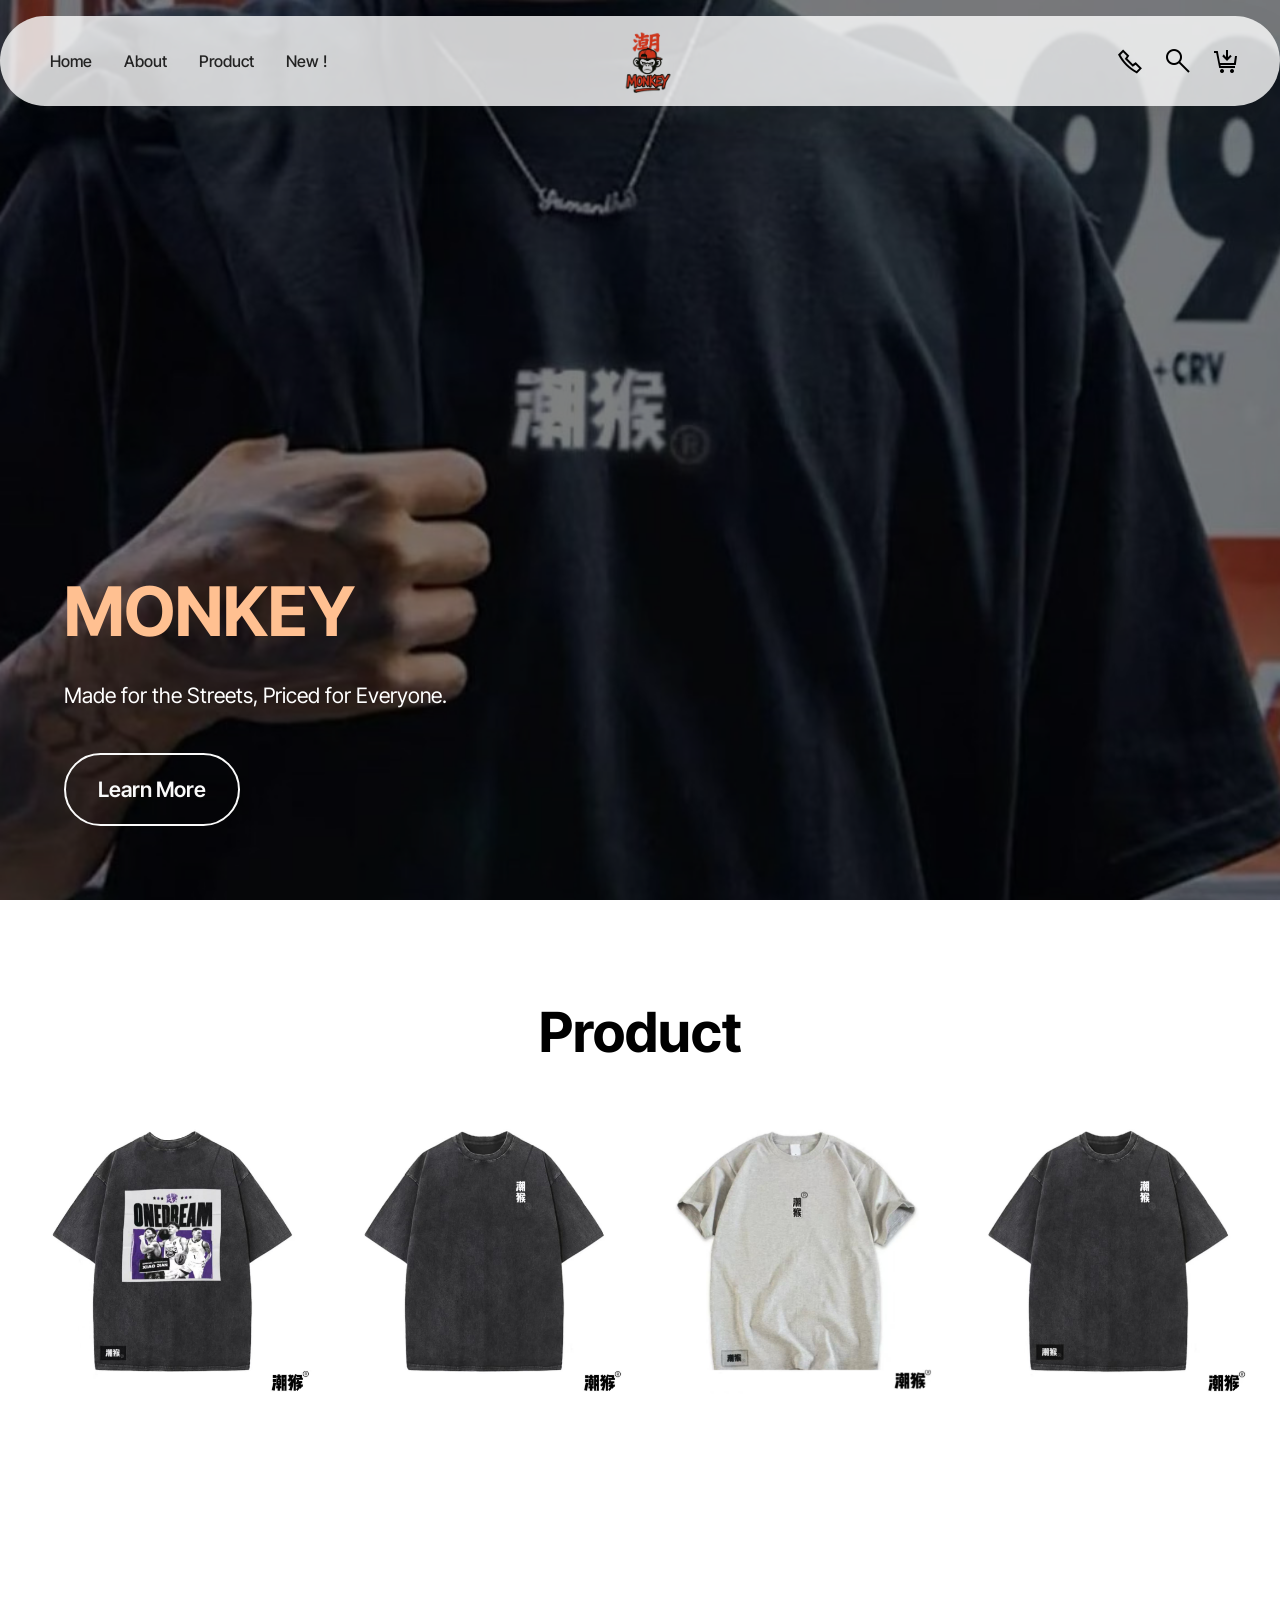
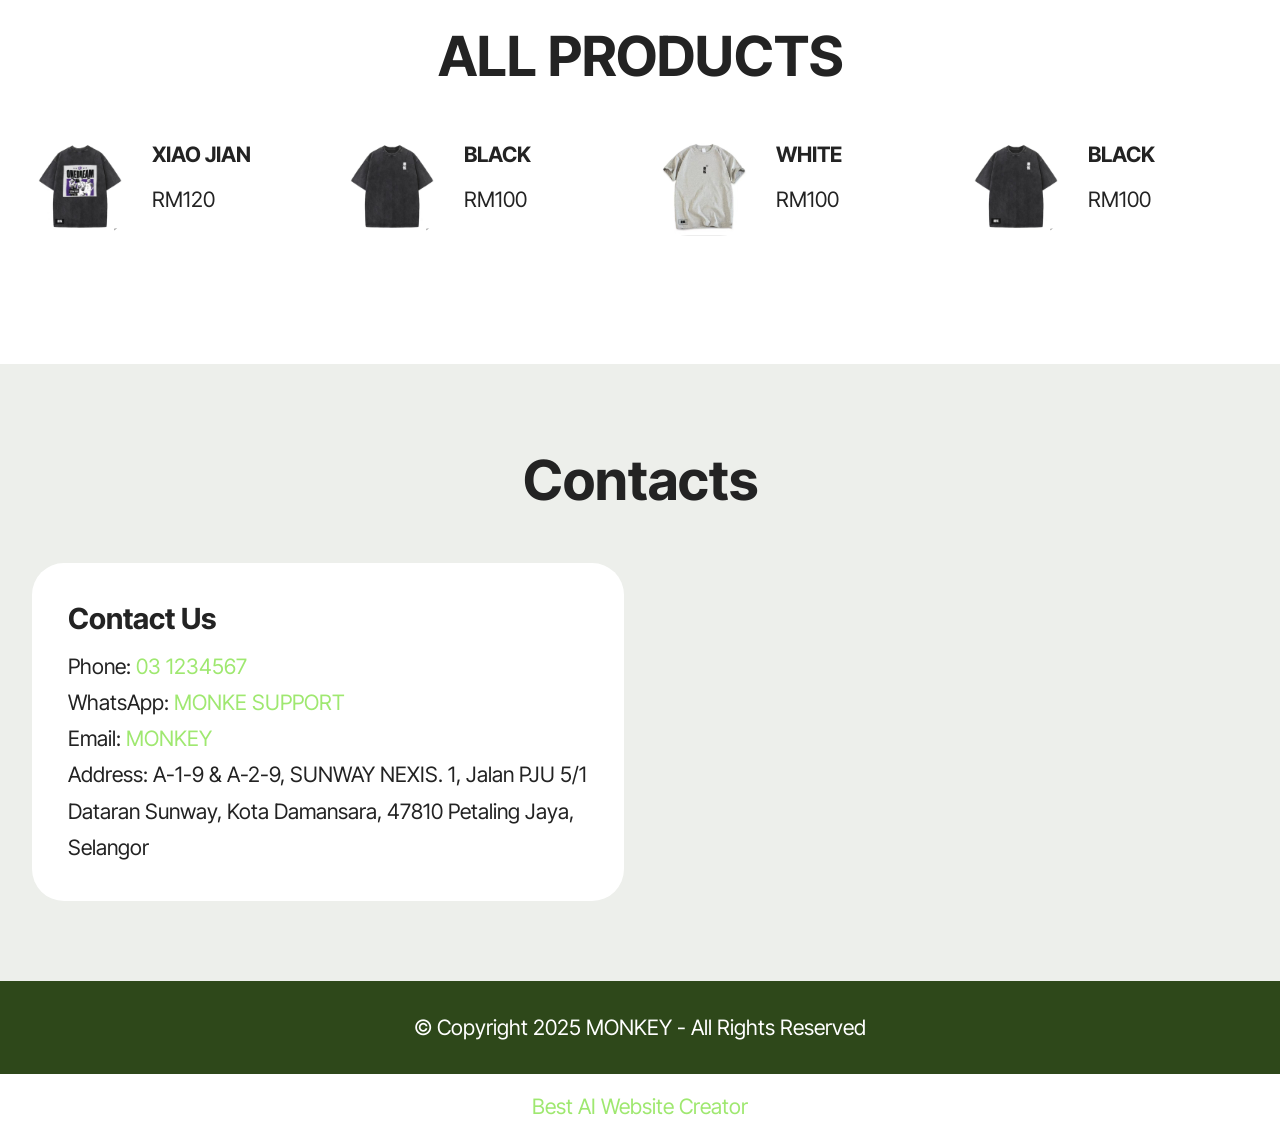
<file: index.html>
<!DOCTYPE html>
<html  >
<head>
  <!-- Site made with Mobirise Website Builder v6.1.4, https://mobirise.com -->
  <meta charset="UTF-8">
  <meta http-equiv="X-UA-Compatible" content="IE=edge">
  <meta name="generator" content="Mobirise v6.1.4, mobirise.com">
  <meta name="viewport" content="width=device-width, initial-scale=1, minimum-scale=1">
  <link rel="shortcut icon" href="assets/images/monkey.jpg" type="image/x-icon">
  <meta name="description" content="">
  
  
  <title>Home</title>
  <link rel="stylesheet" href="assets/web/assets/mobirise-icons2/mobirise2.css">
  <link rel="stylesheet" href="assets/bootstrap/css/bootstrap.min.css">
  <link rel="stylesheet" href="assets/parallax/jarallax.css">
  <link rel="stylesheet" href="assets/dropdown/css/style.css">
  <link rel="stylesheet" href="assets/theme/css/style.css">
  <link rel="preload" href="https://fonts.googleapis.com/css?family=Inter+Tight:100,200,300,400,500,600,700,800,900,100i,200i,300i,400i,500i,600i,700i,800i,900i&display=swap" as="style" onload="this.onload=null;this.rel='stylesheet'">
  <noscript><link rel="stylesheet" href="https://fonts.googleapis.com/css?family=Inter+Tight:100,200,300,400,500,600,700,800,900,100i,200i,300i,400i,500i,600i,700i,800i,900i&display=swap"></noscript>
  <link rel="preload" as="style" href="assets/mobirise/css/mbr-additional.css?v=q1Hh2Q"><link rel="stylesheet" href="assets/mobirise/css/mbr-additional.css?v=q1Hh2Q" type="text/css">

  
  
  
</head>
<body>
  
  <section data-bs-version="5.1" class="menu menu3 cid-uYOqZHu98b" once="menu" id="menu03-2">
	

	<nav class="navbar navbar-dropdown navbar-fixed-top navbar-expand-lg">
		<div class="container">
			<div class="navbar-brand">
				<span class="navbar-logo">
					<a href="index.html">
						<img src="assets/images/monkey-remove.png" alt="Mobirise Website Builder" style="height: 4rem;">
					</a>
				</span>
				
			</div>
			<button class="navbar-toggler" type="button" data-toggle="collapse" data-bs-toggle="collapse" data-target="#navbarSupportedContent" data-bs-target="#navbarSupportedContent" aria-controls="navbarNavAltMarkup" aria-expanded="false" aria-label="Toggle navigation">
				<div class="hamburger">
					<span></span>
					<span></span>
					<span></span>
					<span></span>
				</div>
			</button>
			<div class="collapse navbar-collapse" id="navbarSupportedContent">
				<ul class="navbar-nav nav-dropdown nav-right" data-app-modern-menu="true"><li class="nav-item">
						<a class="nav-link link text-black text-primary display-4" href="index.html">Home</a>
					</li><li class="nav-item"><a class="nav-link link text-black text-primary display-4" href="page1.html">About</a></li>
					<li class="nav-item">
						<a class="nav-link link text-black show text-primary display-4" href="page2.html" aria-expanded="false">Product</a>
					</li>
					<li class="nav-item">
						<a class="nav-link link text-black text-primary display-4" href="page3.html">New !</a>
					</li></ul>
				<div class="icons-menu">
					<a class="iconfont-wrapper" href="https://wa.me/601133230899?text=Hi here is MONKEY support ">
						<span class="p-2 mbr-iconfont mobi-mbri-phone mobi-mbri"></span>
					</a>
					<a class="iconfont-wrapper" href="https://mobiri.se">
						<span class="p-2 mbr-iconfont mobi-mbri-search mobi-mbri"></span>
					</a>
					<a class="iconfont-wrapper" href="https://mobiri.se">
						<span class="p-2 mbr-iconfont mobi-mbri-cart-add mobi-mbri"></span>
					</a>
					
				</div>
				
			</div>
		</div>
	</nav>
</section>

<section data-bs-version="5.1" class="header18 cid-uYOrZEaJJg mbr-fullscreen mbr-parallax-background" id="header18-4">
  

  <div class="mbr-overlay" style="opacity: 0.5; background-color: rgb(0, 0, 0);"></div>
  <div class="container-fluid">
    <div class="row">
      <div class="content-wrap col-12 col-md-12">
        <h1 class="mbr-section-title mbr-fonts-style mbr-white mb-4 display-1">
          <strong><br>MONKEY</strong></h1>
        
        <p class="mbr-fonts-style mbr-text mbr-white mb-4 display-7">Made for the Streets, Priced for Everyone.</p>
        <div class="mbr-section-btn"><a class="btn btn-white-outline display-7" href="page4.html">Learn More</a></div>
      </div>
    </div>
  </div>
</section>

<section data-bs-version="5.1" class="gallery3 cid-uYOrWitxWd" id="gallery03-3">
    
    
    <div class="container-fluid">
      <div class="row justify-content-center">
        <div class="col-12 content-head">
          <div class="mbr-section-head mb-5">
            <h4 class="mbr-section-title mbr-fonts-style align-center mb-0 display-2"><strong>Product</strong></h4>
            
          </div>
        </div>
      </div>
      <div class="row">
        <div class="item features-image col-12 col-md-6 col-lg-3">
          <div class="item-wrapper">
            <div class="item-img">
              <img src="assets/images/2.jpg" alt="Mobirise Website Builder" title="" data-slide-to="0" data-bs-slide-to="0">
            </div>
            
          </div>
        </div>
        <div class="item features-image col-12 col-md-6 col-lg-3">
          <div class="item-wrapper">
            <div class="item-img">
              <img src="assets/images/3.jpg" alt="Mobirise Website Builder" title="" data-slide-to="1" data-bs-slide-to="1">
            </div>
            
          </div>
        </div>
        <div class="item features-image col-12 col-md-6 col-lg-3">
          <div class="item-wrapper">
            <div class="item-img">
              <img src="assets/images/kdb4ensoncysuma.edu.my-1.png" alt="Mobirise Website Builder" title="" data-slide-to="2" data-bs-slide-to="2">
            </div>
            
          </div>
        </div>
        <div class="item features-image col-12 col-md-6 col-lg-3">
          <div class="item-wrapper">
            <div class="item-img">
              <img src="assets/images/5.jpg" alt="Mobirise Website Builder" title="" data-slide-to="3" data-bs-slide-to="3">
            </div>
            
          </div>
        </div>
      </div>
    </div>
  </section>

<section data-bs-version="5.1" class="features15 cid-uYOBnULIUD" id="features015-5">
	

	
	
	<div class="container">
		<div class="row justify-content-center">
			<div class="col-12 content-head">
				<div class="mbr-section-head mb-5">
					<h4 class="mbr-section-title mbr-fonts-style align-center mb-0 display-2"><strong>ALL PRODUCTS</strong></h4>
					
				</div>
			</div>
		</div>
		<div class="row">
			<div class="item features-without-image col-12 col-lg-3 active">
				<div class="item-wrapper">
					<div class="img-wrapper">
						<img src="assets/images/2.jpg" alt="Mobirise Website Builder">
					</div>
					<div class="card-box">
						<h4 class="card-title mbr-fonts-style mb-0 display-7"><strong>XIAO JIAN&nbsp;</strong></h4>
						<h5 class="card-text mbr-fonts-style mt-3 display-7">
							<div>RM120</div>
						</h5>
					</div>
				</div>
			</div>
			<div class="item features-without-image col-12 col-lg-3">
				<div class="item-wrapper">
					<div class="img-wrapper">
						<img src="assets/images/3.jpg" alt="Mobirise Website Builder" data-slide-to="1" data-bs-slide-to="1">
					</div>
					<div class="card-box">
						<h4 class="card-title mbr-fonts-style mb-0 display-7"><strong>BLACK&nbsp;</strong></h4>
						<h5 class="card-text mbr-fonts-style mt-3 display-7">RM100</h5>
					</div>
				</div>
			</div>
			<div class="item features-without-image col-12 col-lg-3">
				<div class="item-wrapper">
					<div class="img-wrapper">
						<img src="assets/images/4.jpg" alt="Mobirise Website Builder" data-bs-slide-to="2" data-slide-to="2">
					</div>
					<div class="card-box">
						<h4 class="card-title mbr-fonts-style mb-0 display-7"><strong>WHITE</strong></h4>
						<h5 class="card-text mbr-fonts-style mt-3 display-7">RM100</h5>
					</div>
				</div>
			</div>
			<div class="item features-without-image col-12 col-lg-3">
				<div class="item-wrapper">
					<div class="img-wrapper">
						<img src="assets/images/5.jpg" alt="Mobirise Website Builder" data-slide-to="3" data-bs-slide-to="3">
					</div>
					<div class="card-box">
						<h4 class="card-title mbr-fonts-style mb-0 display-7"><strong>BLACK</strong></h4>
						<h5 class="card-text mbr-fonts-style mt-3 display-7">RM100</h5>
					</div>
				</div>
			</div>
			
			

			
			
			
		</div>
	</div>
</section>

<section data-bs-version="5.1" class="contacts02 map1 cid-uYP7sYCPTZ" id="contacts02-7">

    

    
    <div class="container">
        <div class="row justify-content-center">
            <div class="col-12 content-head">
                <div class="mbr-section-head mb-5">
                    <h3 class="mbr-section-title mbr-fonts-style align-center mb-0 display-2">
                        <strong>Contacts</strong>
                    </h3>
                    
                </div>
            </div>
        </div>
        <div class="row justify-content-center">
            <div class="card col-12 col-md-12 col-lg-6">
                <div class="card-wrapper">
                    <div class="text-wrapper">
                        <h5 class="cardTitle mbr-fonts-style mb-2 display-5">
                            <strong>Contact Us</strong>
                        </h5>
                        <ul class="list mbr-fonts-style display-7">
                            <li class="mbr-text item-wrap">Phone: <a href="tel:+12345678910" class="text-primary">03 1234567</a></li>
                            <li class="mbr-text item-wrap">WhatsApp: <a href="tel:+601133230899" class="text-primary">MONKE SUPPORT</a></li><a href="tel:+601133230899" class="text-primary">
                            </a><li class="mbr-text item-wrap">Email: <a href="mailto:ensonchanyu55@gmail.com" class="text-primary">MONKEY</a></li>
                            <li class="mbr-text item-wrap">Address: A-1-9 &amp; A-2-9, SUNWAY NEXIS. 1, Jalan PJU 5/1 Dataran Sunway, Kota Damansara, 47810 Petaling Jaya, Selangor</li>
                        </ul>
                    </div>
                </div>
            </div>
            <div class="map-wrapper col-md-12 col-lg-6">
                <div class="google-map"><iframe frameborder="0" style="border:0" src="https://www.google.com/maps/embed?pb=!1m18!1m12!1m3!1d3983.785354420887!2d101.59259997501863!3d3.1512382968241766!2m3!1f0!2f0!3f0!3m2!1i1024!2i768!4f13.1!3m3!1m2!1s0x31cc4f7727e9ea15%3A0xdf9531a3554d5817!2zU1VNQSBDb2xsZWdlIHwgU2Nob29sIG9mIERpZ2l0YWwgTWFya2V0aW5nIOaVsOeggeiQpemUgOWtpumZoiAoQ2FtcHVzKQ!5e0!3m2!1sen!2smy!4v1759732705429!5m2!1sen!2smy" allowfullscreen=""></iframe></div>
            </div>
        </div>
    </div>
</section>

<section data-bs-version="5.1" class="footer4 cid-uZ033DI4RM" once="footers" id="footer04-j">

    

    

    <div class="container">
        <div class="media-container-row align-center mbr-white">
            <div class="col-12">
                <p class="mbr-text mb-0 mbr-fonts-style display-7">
                    © Copyright 2025 MONKEY - All Rights Reserved
                </p>
            </div>
        </div>
    </div>
</section><section class="display-7" style="padding: 0;align-items: center;justify-content: center;flex-wrap: wrap;    align-content: center;display: flex;position: relative;height: 4rem;"><a href="https://mobiri.se/" style="flex: 1 1;height: 4rem;position: absolute;width: 100%;z-index: 1;"><img alt="" style="height: 4rem;" src="[data-uri]"></a><p style="margin: 0;text-align: center;" class="display-7">&#8204;</p><a style="z-index:1" href="https://mobirise.com/builder/ai-website-creator.html">Best AI Website Creator</a></section><script src="assets/bootstrap/js/bootstrap.bundle.min.js"></script>  <script src="assets/parallax/jarallax.js"></script>  <script src="assets/smoothscroll/smooth-scroll.js"></script>  <script src="assets/ytplayer/index.js"></script>  <script src="assets/dropdown/js/navbar-dropdown.js"></script>  <script src="assets/theme/js/script.js"></script>  
  
  
</body>
</html>
</file>
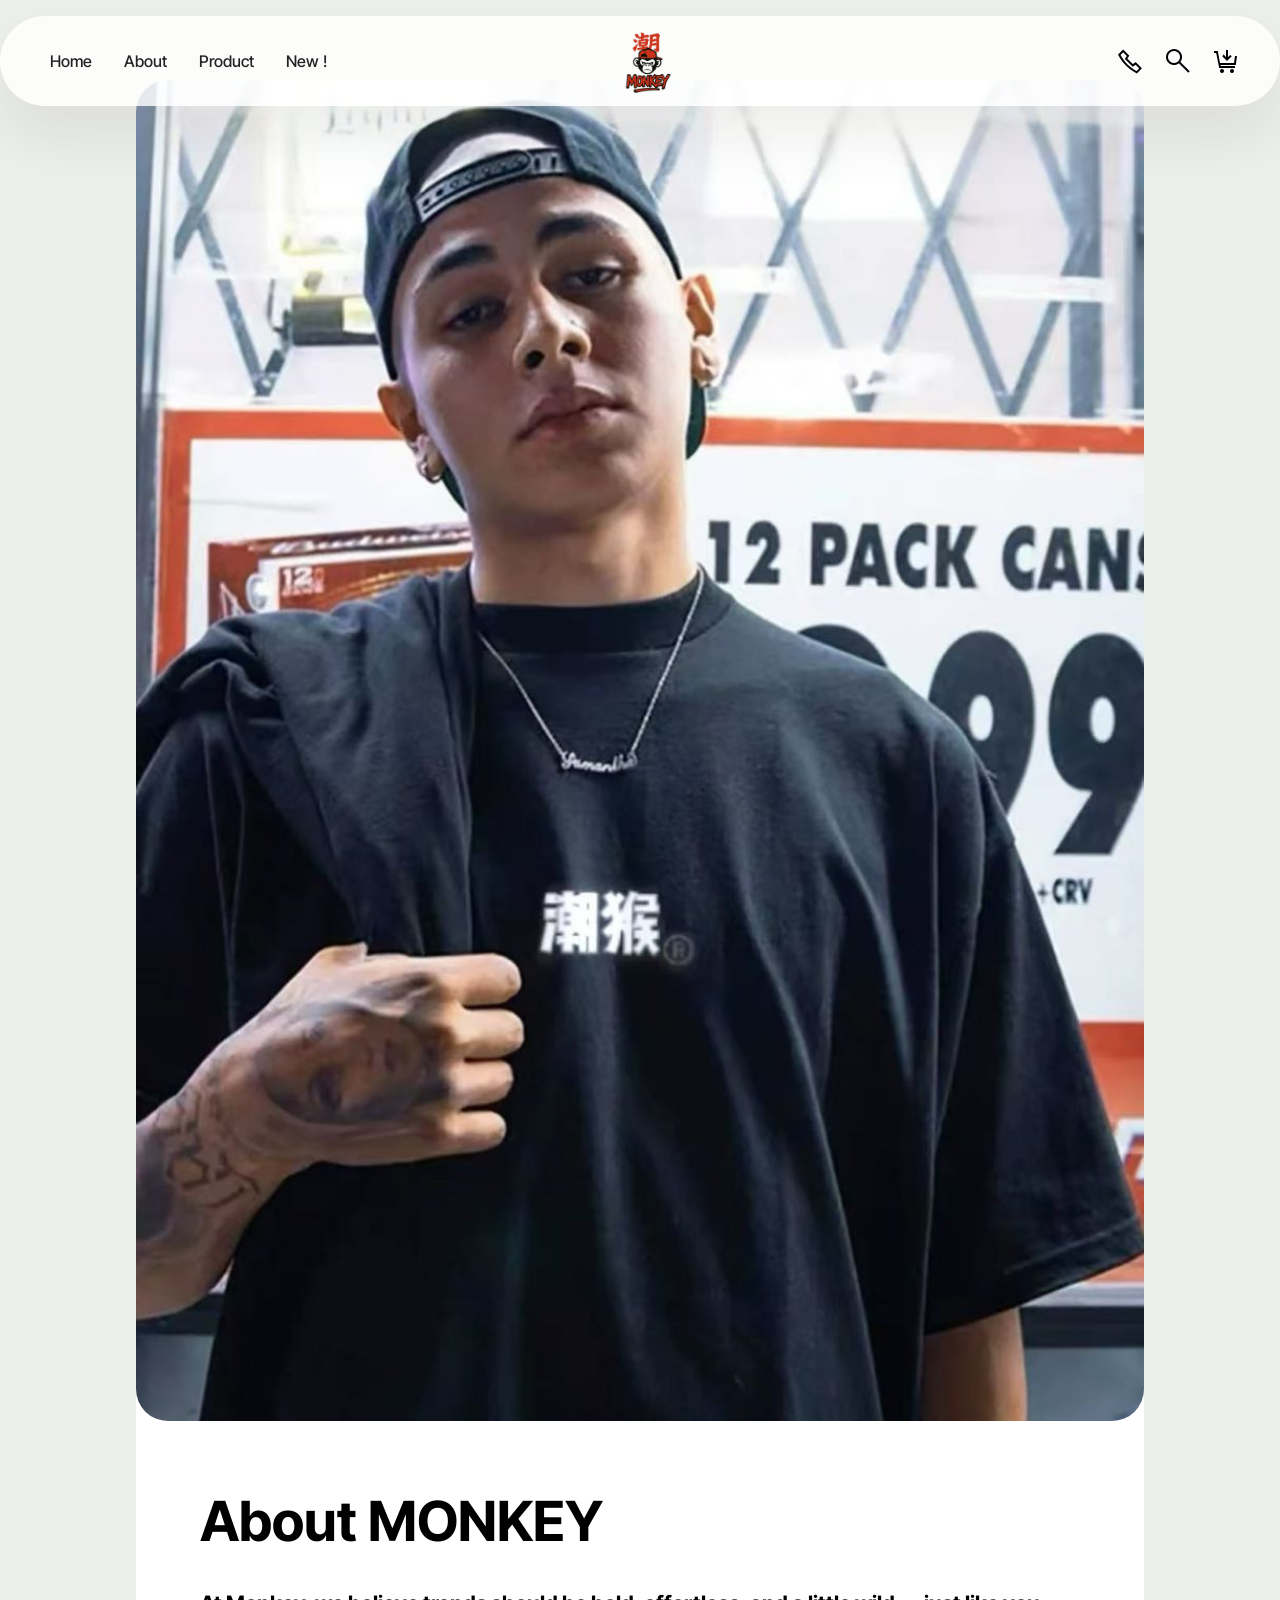
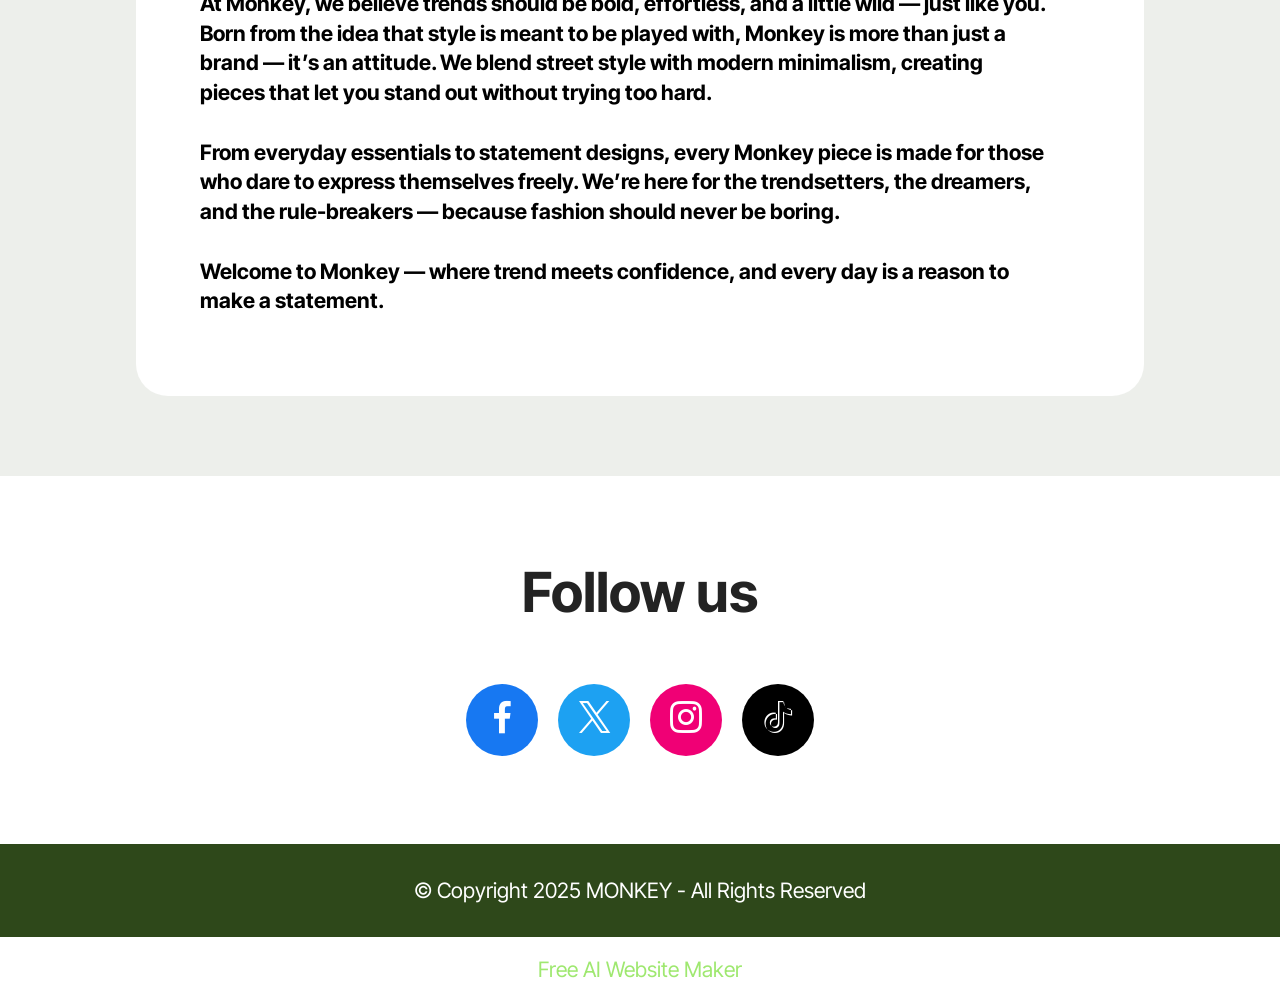
<file: page1.html>
<!DOCTYPE html>
<html  >
<head>
  <!-- Site made with Mobirise Website Builder v6.1.4, https://mobirise.com -->
  <meta charset="UTF-8">
  <meta http-equiv="X-UA-Compatible" content="IE=edge">
  <meta name="generator" content="Mobirise v6.1.4, mobirise.com">
  <meta name="viewport" content="width=device-width, initial-scale=1, minimum-scale=1">
  <link rel="shortcut icon" href="assets/images/monkey.jpg" type="image/x-icon">
  <meta name="description" content="">
  
  
  <title>About</title>
  <link rel="stylesheet" href="assets/web/assets/mobirise-icons2/mobirise2.css">
  <link rel="stylesheet" href="assets/bootstrap/css/bootstrap.min.css">
  <link rel="stylesheet" href="assets/dropdown/css/style.css">
  <link rel="stylesheet" href="assets/socicon/css/styles.css">
  <link rel="stylesheet" href="assets/theme/css/style.css">
  <link rel="preload" href="https://fonts.googleapis.com/css?family=Inter+Tight:100,200,300,400,500,600,700,800,900,100i,200i,300i,400i,500i,600i,700i,800i,900i&display=swap" as="style" onload="this.onload=null;this.rel='stylesheet'">
  <noscript><link rel="stylesheet" href="https://fonts.googleapis.com/css?family=Inter+Tight:100,200,300,400,500,600,700,800,900,100i,200i,300i,400i,500i,600i,700i,800i,900i&display=swap"></noscript>
  <link rel="preload" as="style" href="assets/mobirise/css/mbr-additional.css?v=e7GlNc"><link rel="stylesheet" href="assets/mobirise/css/mbr-additional.css?v=e7GlNc" type="text/css">

  
  
  
</head>
<body>
  
  <section data-bs-version="5.1" class="menu menu3 cid-uYOqZHu98b" once="menu" id="menu03-8">
	

	<nav class="navbar navbar-dropdown navbar-fixed-top navbar-expand-lg">
		<div class="container">
			<div class="navbar-brand">
				<span class="navbar-logo">
					<a href="index.html">
						<img src="assets/images/monkey-remove.png" alt="Mobirise Website Builder" style="height: 4rem;">
					</a>
				</span>
				
			</div>
			<button class="navbar-toggler" type="button" data-toggle="collapse" data-bs-toggle="collapse" data-target="#navbarSupportedContent" data-bs-target="#navbarSupportedContent" aria-controls="navbarNavAltMarkup" aria-expanded="false" aria-label="Toggle navigation">
				<div class="hamburger">
					<span></span>
					<span></span>
					<span></span>
					<span></span>
				</div>
			</button>
			<div class="collapse navbar-collapse" id="navbarSupportedContent">
				<ul class="navbar-nav nav-dropdown nav-right" data-app-modern-menu="true"><li class="nav-item">
						<a class="nav-link link text-black text-primary display-4" href="index.html">Home</a>
					</li><li class="nav-item"><a class="nav-link link text-black text-primary display-4" href="page1.html">About</a></li>
					<li class="nav-item">
						<a class="nav-link link text-black show text-primary display-4" href="page2.html" aria-expanded="false">Product</a>
					</li>
					<li class="nav-item">
						<a class="nav-link link text-black text-primary display-4" href="page3.html">New !</a>
					</li></ul>
				<div class="icons-menu">
					<a class="iconfont-wrapper" href="https://wa.me/601133230899?text=Hi here is MONKEY support ">
						<span class="p-2 mbr-iconfont mobi-mbri-phone mobi-mbri"></span>
					</a>
					<a class="iconfont-wrapper" href="https://mobiri.se">
						<span class="p-2 mbr-iconfont mobi-mbri-search mobi-mbri"></span>
					</a>
					<a class="iconfont-wrapper" href="https://mobiri.se">
						<span class="p-2 mbr-iconfont mobi-mbri-cart-add mobi-mbri"></span>
					</a>
					
				</div>
				
			</div>
		</div>
	</nav>
</section>

<section data-bs-version="5.1" class="article8 cid-uYUTw252ai" id="article08-a">
  

  
  
  <div class="container">
    <div class="row justify-content-center">
      <div class="card col-md-12 col-lg-10">
        <div class="card-wrapper">
          <div class="image-wrapper d-flex justify-content-center mb-4">
            <img src="assets/images/1.jpg" alt="Mobirise Website Builder">
          </div>
          <div class="card-content-text">
            <h3 class="card-title mbr-fonts-style mbr-white mt-3 mb-4 display-2"><strong>About MONKEY</strong></h3>
          <div class="row card-box align-left">
            <div class="item features-without-image col-12">
              <div class="item-wrapper">
                
                <p class="mbr-text mbr-fonts-style display-7"><strong>At Monkey, we believe trends should be bold, effortless, and a little wild — just like you.<br>Born from the idea that style is meant to be played with, Monkey is more than just a brand — it’s an attitude. We blend street style with modern minimalism, creating pieces that let you stand out without trying too hard.<br><br>From everyday essentials to statement designs, every Monkey piece is made for those who dare to express themselves freely. We’re here for the trendsetters, the dreamers, and the rule-breakers — because fashion should never be boring.<br><br>Welcome to Monkey — where trend meets confidence, and every day is a reason to make a statement.</strong></p>
              </div>
            </div>
            
            

            
          </div>
          </div>
        </div>
      </div>
    </div>
  </div>
</section>

<section data-bs-version="5.1" class="social4 cid-uYUTzIT2Ky" id="social04-b">
    
    
    

    <div class="container">
        <div class="media-container-row">
            <div class="col-12">
                <h3 class="mbr-section-title align-center mb-5 mbr-fonts-style display-2">
                    <strong>Follow us</strong>
                </h3>
                <div class="social-list align-center">
                    <a class="iconfont-wrapper bg-facebook m-2 " target="_blank" href="https://mobiri.se">
                        <span class="socicon-facebook socicon"></span>
                    </a>
                    <a class="iconfont-wrapper bg-twitter m-2" href="https://mobiri.se" target="_blank">
                        <span class="socicon-twitter socicon"></span>
                    </a>
                    <a class="iconfont-wrapper bg-instagram m-2" href="https://mobiri.se" target="_blank">
                        <span class="socicon-instagram socicon"></span>
                    </a>
                    
                    
                    
                    
                    
                    <a class="iconfont-wrapper bg-tiktok m-2" href="https://mobiri.se" target="_blank">
                        <span class="socicon-tiktok socicon"></span>
                    </a>
                    
                    
                </div>
            </div>
        </div>
    </div>
</section>

<section data-bs-version="5.1" class="footer4 cid-uZ033DI4RM" once="footers" id="footer04-j">

    

    

    <div class="container">
        <div class="media-container-row align-center mbr-white">
            <div class="col-12">
                <p class="mbr-text mb-0 mbr-fonts-style display-7">
                    © Copyright 2025 MONKEY - All Rights Reserved
                </p>
            </div>
        </div>
    </div>
</section><section class="display-7" style="padding: 0;align-items: center;justify-content: center;flex-wrap: wrap;    align-content: center;display: flex;position: relative;height: 4rem;"><a href="https://mobiri.se/" style="flex: 1 1;height: 4rem;position: absolute;width: 100%;z-index: 1;"><img alt="" style="height: 4rem;" src="[data-uri]"></a><p style="margin: 0;text-align: center;" class="display-7">&#8204;</p><a style="z-index:1" href="https://mobirise.com/builder/ai-website-maker.html">Free AI Website Maker</a></section><script src="assets/bootstrap/js/bootstrap.bundle.min.js"></script>  <script src="assets/smoothscroll/smooth-scroll.js"></script>  <script src="assets/ytplayer/index.js"></script>  <script src="assets/dropdown/js/navbar-dropdown.js"></script>  <script src="assets/theme/js/script.js"></script>  
  
  
</body>
</html>
</file>
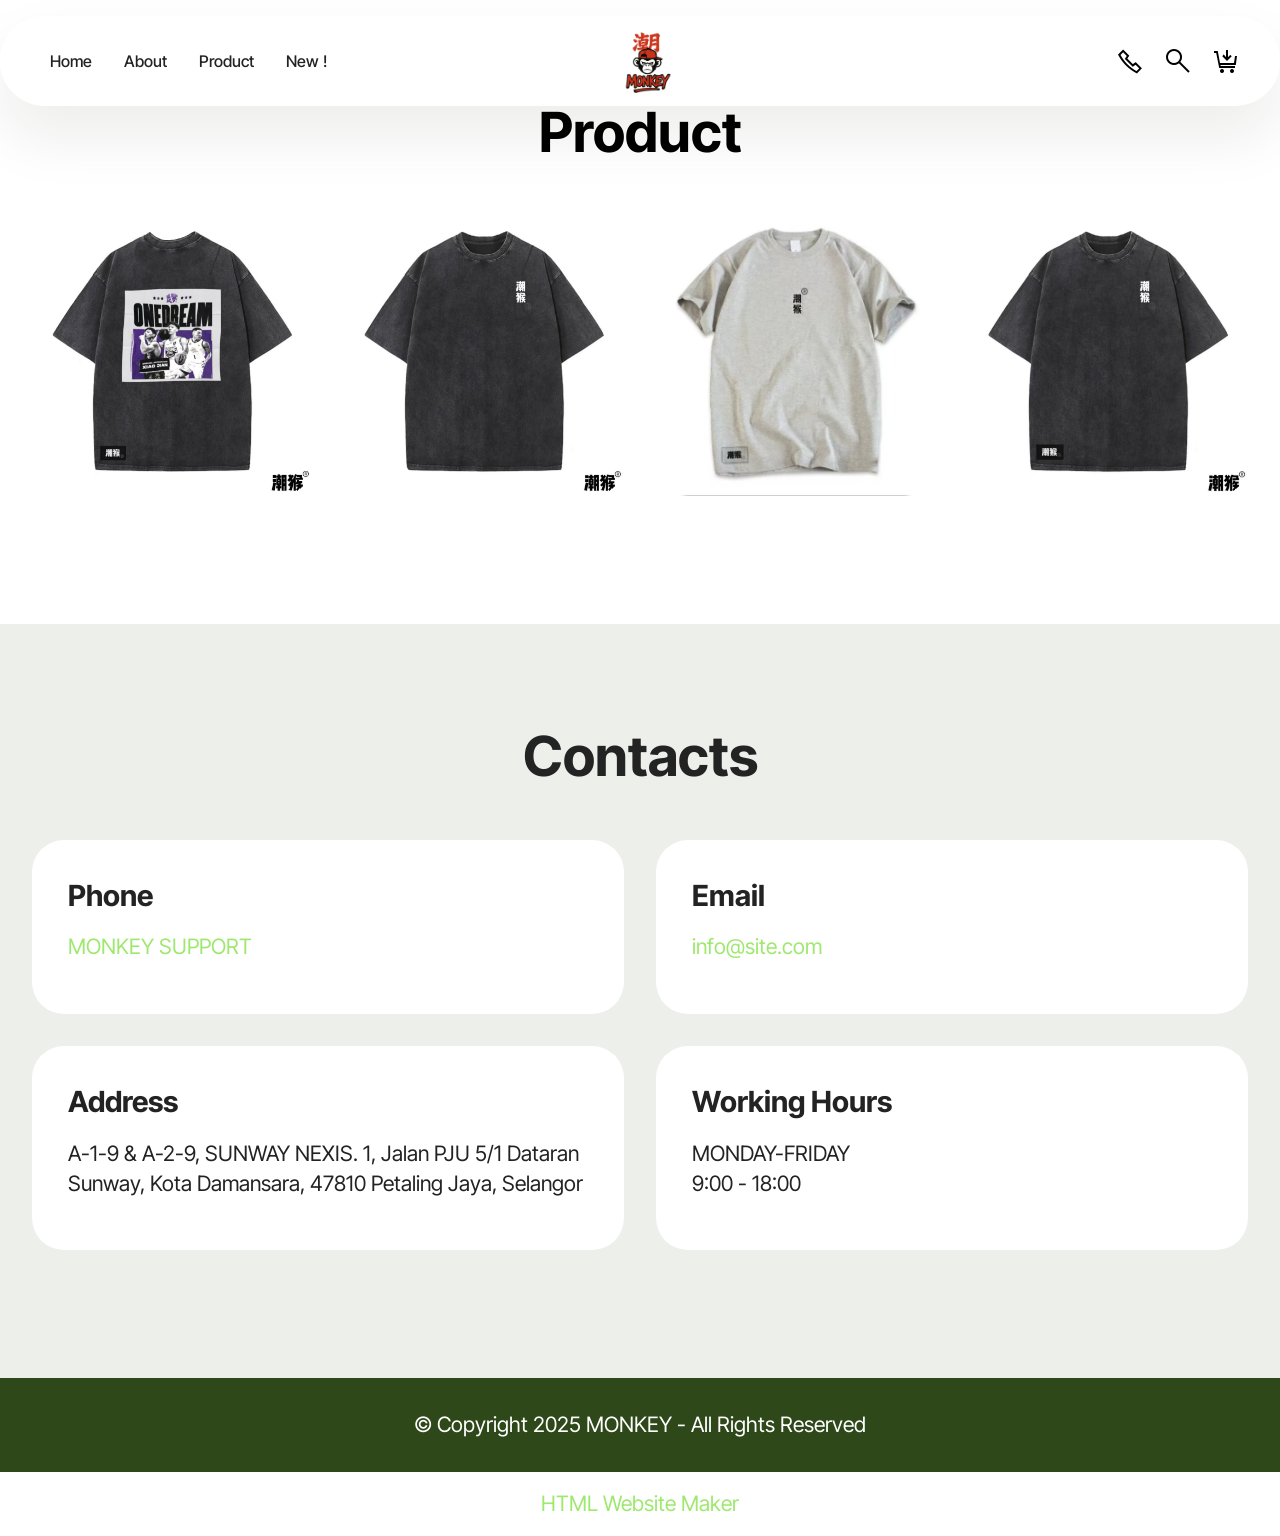
<file: page2.html>
<!DOCTYPE html>
<html  >
<head>
  <!-- Site made with Mobirise Website Builder v6.1.4, https://mobirise.com -->
  <meta charset="UTF-8">
  <meta http-equiv="X-UA-Compatible" content="IE=edge">
  <meta name="generator" content="Mobirise v6.1.4, mobirise.com">
  <meta name="viewport" content="width=device-width, initial-scale=1, minimum-scale=1">
  <link rel="shortcut icon" href="assets/images/monkey.jpg" type="image/x-icon">
  <meta name="description" content="">
  
  
  <title>Product</title>
  <link rel="stylesheet" href="assets/web/assets/mobirise-icons2/mobirise2.css">
  <link rel="stylesheet" href="assets/bootstrap/css/bootstrap.min.css">
  <link rel="stylesheet" href="assets/dropdown/css/style.css">
  <link rel="stylesheet" href="assets/theme/css/style.css">
  <link rel="preload" href="https://fonts.googleapis.com/css?family=Inter+Tight:100,200,300,400,500,600,700,800,900,100i,200i,300i,400i,500i,600i,700i,800i,900i&display=swap" as="style" onload="this.onload=null;this.rel='stylesheet'">
  <noscript><link rel="stylesheet" href="https://fonts.googleapis.com/css?family=Inter+Tight:100,200,300,400,500,600,700,800,900,100i,200i,300i,400i,500i,600i,700i,800i,900i&display=swap"></noscript>
  <link rel="preload" as="style" href="assets/mobirise/css/mbr-additional.css?v=lVj33f"><link rel="stylesheet" href="assets/mobirise/css/mbr-additional.css?v=lVj33f" type="text/css">

  
  
  
</head>
<body>
  
  <section data-bs-version="5.1" class="menu menu3 cid-uYOqZHu98b" once="menu" id="menu03-c">
	

	<nav class="navbar navbar-dropdown navbar-fixed-top navbar-expand-lg">
		<div class="container">
			<div class="navbar-brand">
				<span class="navbar-logo">
					<a href="index.html">
						<img src="assets/images/monkey-remove.png" alt="Mobirise Website Builder" style="height: 4rem;">
					</a>
				</span>
				
			</div>
			<button class="navbar-toggler" type="button" data-toggle="collapse" data-bs-toggle="collapse" data-target="#navbarSupportedContent" data-bs-target="#navbarSupportedContent" aria-controls="navbarNavAltMarkup" aria-expanded="false" aria-label="Toggle navigation">
				<div class="hamburger">
					<span></span>
					<span></span>
					<span></span>
					<span></span>
				</div>
			</button>
			<div class="collapse navbar-collapse" id="navbarSupportedContent">
				<ul class="navbar-nav nav-dropdown nav-right" data-app-modern-menu="true"><li class="nav-item">
						<a class="nav-link link text-black text-primary display-4" href="index.html">Home</a>
					</li><li class="nav-item"><a class="nav-link link text-black text-primary display-4" href="page1.html">About</a></li>
					<li class="nav-item">
						<a class="nav-link link text-black show text-primary display-4" href="page2.html" aria-expanded="false">Product</a>
					</li>
					<li class="nav-item">
						<a class="nav-link link text-black text-primary display-4" href="page3.html">New !</a>
					</li></ul>
				<div class="icons-menu">
					<a class="iconfont-wrapper" href="https://wa.me/601133230899?text=Hi here is MONKEY support ">
						<span class="p-2 mbr-iconfont mobi-mbri-phone mobi-mbri"></span>
					</a>
					<a class="iconfont-wrapper" href="https://mobiri.se">
						<span class="p-2 mbr-iconfont mobi-mbri-search mobi-mbri"></span>
					</a>
					<a class="iconfont-wrapper" href="https://mobiri.se">
						<span class="p-2 mbr-iconfont mobi-mbri-cart-add mobi-mbri"></span>
					</a>
					
				</div>
				
			</div>
		</div>
	</nav>
</section>

<section data-bs-version="5.1" class="gallery3 cid-uYXAUaFbC7" id="gallery03-e">
    
    
    <div class="container-fluid">
      <div class="row justify-content-center">
        <div class="col-12 content-head">
          <div class="mbr-section-head mb-5">
            <h4 class="mbr-section-title mbr-fonts-style align-center mb-0 display-2"><strong>Product</strong></h4>
            
          </div>
        </div>
      </div>
      <div class="row">
        <div class="item features-image col-12 col-md-6 col-lg-3">
          <div class="item-wrapper">
            <div class="item-img">
              <img src="assets/images/2.jpg" alt="Mobirise Website Builder" title="" data-slide-to="0" data-bs-slide-to="0">
            </div>
            
          </div>
        </div>
        <div class="item features-image col-12 col-md-6 col-lg-3">
          <div class="item-wrapper">
            <div class="item-img">
              <img src="assets/images/3.jpg" alt="Mobirise Website Builder" title="" data-slide-to="1" data-bs-slide-to="1">
            </div>
            
          </div>
        </div>
        <div class="item features-image col-12 col-md-6 col-lg-3">
          <div class="item-wrapper">
            <div class="item-img">
              <img src="assets/images/4.jpg" alt="Mobirise Website Builder" title="" data-slide-to="2" data-bs-slide-to="2">
            </div>
            
          </div>
        </div>
        <div class="item features-image col-12 col-md-6 col-lg-3">
          <div class="item-wrapper">
            <div class="item-img">
              <img src="assets/images/5.jpg" alt="Mobirise Website Builder" title="" data-slide-to="3" data-bs-slide-to="3">
            </div>
            
          </div>
        </div>
      </div>
    </div>
  </section>

<section data-bs-version="5.1" class="contacts01 cid-uYXB0Ynkl1" id="contacts01-f">
    

    
    
    <div class="container">
        <div class="row justify-content-center">
            <div class="col-12 content-head">
                <div class="mbr-section-head mb-5">
                    <h3 class="mbr-section-title mbr-fonts-style align-center mb-0 display-2">
                        <strong>Contacts</strong>
                    </h3>
                    
                </div>
            </div>
        </div>
        <div class="row">
            <div class="item features-without-image col-12 col-md-6 active">
                <div class="item-wrapper">
                    <div class="text-wrapper">
                        <h6 class="card-title mbr-fonts-style mb-3 display-5">
                            <strong>Phone</strong>
                        </h6>
                        <p class="mbr-text mbr-fonts-style display-7"><a href="https://wa.me/601133230899" class="text-primary">MONKEY SUPPORT</a></p>
                    </div>
                </div>
            </div>
            <div class="item features-without-image col-12 col-md-6">
                <div class="item-wrapper">
                    <div class="text-wrapper">
                        <h6 class="card-title mbr-fonts-style mb-3 display-5">
                            <strong>Email</strong>
                        </h6>
                        <p class="mbr-text mbr-fonts-style display-7">
                            <a href="mailto:info@site.com" class="text-primary">info@site.com</a>
                        </p>
                    </div>
                </div>
            </div>
            <div class="item features-without-image col-12 col-md-6">
                <div class="item-wrapper">
                    <div class="text-wrapper">
                        <h6 class="card-title mbr-fonts-style mb-3 display-5">
                            <strong>Address</strong>
                        </h6>
                        <p class="mbr-text mbr-fonts-style display-7">A-1-9 &amp; A-2-9, SUNWAY NEXIS. 1, Jalan PJU 5/1 Dataran Sunway, Kota Damansara, 47810 Petaling Jaya, Selangor</p>
                    </div>
                </div>
            </div>
            <div class="item features-without-image col-12 col-md-6">
                <div class="item-wrapper">
                    <div class="text-wrapper">
                        <h6 class="card-title mbr-fonts-style mb-3 display-5">
                            <strong>Working Hours</strong>
                        </h6>
                        <p class="mbr-text mbr-fonts-style display-7">MONDAY-FRIDAY<br>9:00 - 18:00
                        </p>
                    </div>
                </div>
            </div>
        </div>
    </div>
</section>

<section data-bs-version="5.1" class="footer4 cid-uZ033DI4RM" once="footers" id="footer04-j">

    

    

    <div class="container">
        <div class="media-container-row align-center mbr-white">
            <div class="col-12">
                <p class="mbr-text mb-0 mbr-fonts-style display-7">
                    © Copyright 2025 MONKEY - All Rights Reserved
                </p>
            </div>
        </div>
    </div>
</section><section class="display-7" style="padding: 0;align-items: center;justify-content: center;flex-wrap: wrap;    align-content: center;display: flex;position: relative;height: 4rem;"><a href="https://mobiri.se/" style="flex: 1 1;height: 4rem;position: absolute;width: 100%;z-index: 1;"><img alt="" style="height: 4rem;" src="[data-uri]"></a><p style="margin: 0;text-align: center;" class="display-7">&#8204;</p><a style="z-index:1" href="https://mobirise.com/html-builder.html">HTML Website Maker</a></section><script src="assets/bootstrap/js/bootstrap.bundle.min.js"></script>  <script src="assets/smoothscroll/smooth-scroll.js"></script>  <script src="assets/ytplayer/index.js"></script>  <script src="assets/dropdown/js/navbar-dropdown.js"></script>  <script src="assets/theme/js/script.js"></script>  
  
  
</body>
</html>
</file>
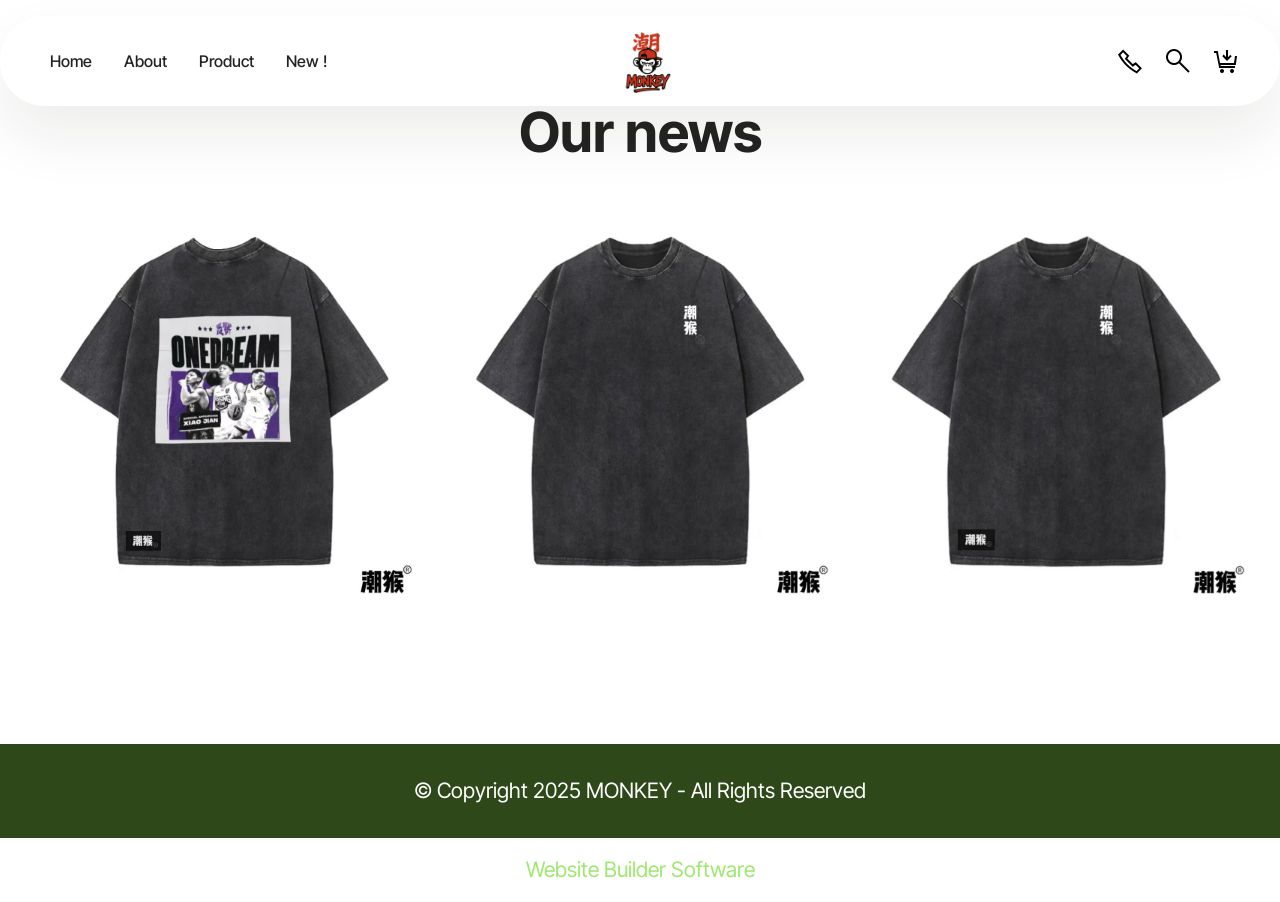
<file: page3.html>
<!DOCTYPE html>
<html  >
<head>
  <!-- Site made with Mobirise Website Builder v6.1.4, https://mobirise.com -->
  <meta charset="UTF-8">
  <meta http-equiv="X-UA-Compatible" content="IE=edge">
  <meta name="generator" content="Mobirise v6.1.4, mobirise.com">
  <meta name="viewport" content="width=device-width, initial-scale=1, minimum-scale=1">
  <link rel="shortcut icon" href="assets/images/monkey.jpg" type="image/x-icon">
  <meta name="description" content="">
  
  
  <title>NEW</title>
  <link rel="stylesheet" href="assets/web/assets/mobirise-icons2/mobirise2.css">
  <link rel="stylesheet" href="assets/bootstrap/css/bootstrap.min.css">
  <link rel="stylesheet" href="assets/dropdown/css/style.css">
  <link rel="stylesheet" href="assets/theme/css/style.css">
  <link rel="preload" href="https://fonts.googleapis.com/css?family=Inter+Tight:100,200,300,400,500,600,700,800,900,100i,200i,300i,400i,500i,600i,700i,800i,900i&display=swap" as="style" onload="this.onload=null;this.rel='stylesheet'">
  <noscript><link rel="stylesheet" href="https://fonts.googleapis.com/css?family=Inter+Tight:100,200,300,400,500,600,700,800,900,100i,200i,300i,400i,500i,600i,700i,800i,900i&display=swap"></noscript>
  <link rel="preload" as="style" href="assets/mobirise/css/mbr-additional.css?v=In4QIn"><link rel="stylesheet" href="assets/mobirise/css/mbr-additional.css?v=In4QIn" type="text/css">

  
  
  
</head>
<body>
  
  <section data-bs-version="5.1" class="menu menu3 cid-uYOqZHu98b" once="menu" id="menu03-g">
	

	<nav class="navbar navbar-dropdown navbar-fixed-top navbar-expand-lg">
		<div class="container">
			<div class="navbar-brand">
				<span class="navbar-logo">
					<a href="index.html">
						<img src="assets/images/monkey-remove.png" alt="Mobirise Website Builder" style="height: 4rem;">
					</a>
				</span>
				
			</div>
			<button class="navbar-toggler" type="button" data-toggle="collapse" data-bs-toggle="collapse" data-target="#navbarSupportedContent" data-bs-target="#navbarSupportedContent" aria-controls="navbarNavAltMarkup" aria-expanded="false" aria-label="Toggle navigation">
				<div class="hamburger">
					<span></span>
					<span></span>
					<span></span>
					<span></span>
				</div>
			</button>
			<div class="collapse navbar-collapse" id="navbarSupportedContent">
				<ul class="navbar-nav nav-dropdown nav-right" data-app-modern-menu="true"><li class="nav-item">
						<a class="nav-link link text-black text-primary display-4" href="index.html">Home</a>
					</li><li class="nav-item"><a class="nav-link link text-black text-primary display-4" href="page1.html">About</a></li>
					<li class="nav-item">
						<a class="nav-link link text-black show text-primary display-4" href="page2.html" aria-expanded="false">Product</a>
					</li>
					<li class="nav-item">
						<a class="nav-link link text-black text-primary display-4" href="page3.html">New !</a>
					</li></ul>
				<div class="icons-menu">
					<a class="iconfont-wrapper" href="https://wa.me/601133230899?text=Hi here is MONKEY support ">
						<span class="p-2 mbr-iconfont mobi-mbri-phone mobi-mbri"></span>
					</a>
					<a class="iconfont-wrapper" href="https://mobiri.se">
						<span class="p-2 mbr-iconfont mobi-mbri-search mobi-mbri"></span>
					</a>
					<a class="iconfont-wrapper" href="https://mobiri.se">
						<span class="p-2 mbr-iconfont mobi-mbri-cart-add mobi-mbri"></span>
					</a>
					
				</div>
				
			</div>
		</div>
	</nav>
</section>

<section data-bs-version="5.1" class="news08 cid-uYXBRw9CyX" id="news08-h">
  
  
  <div class="container">
    <div class="row justify-content-center mb-5">
      <div class="col-12 content-head">
        <div class="mbr-section-head">
          <h4 class="mbr-section-title mbr-fonts-style align-center mb-0 display-2">
            <strong>Our news</strong>
          </h4>
          
        </div>
      </div>
    </div>
    <div class="row">
      <div class="item features-image col-12 col-md-6 col-lg-4 active">
        <div class="item-wrapper">
          <div class="item-img mb-3">
            <img src="assets/images/2.jpg" alt="Mobirise Website Builder" title="">
          </div>
          
        </div>
      </div>
      <div class="item features-image col-12 col-md-6 col-lg-4">
        <div class="item-wrapper">
          <div class="item-img mb-3">
            <img src="assets/images/3.jpg" alt="Mobirise Website Builder" title="" data-slide-to="1" data-bs-slide-to="1">
          </div>
          
        </div>
      </div>
      <div class="item features-image col-12 col-md-6 col-lg-4">
        <div class="item-wrapper">
          <div class="item-img mb-3">
            <img src="assets/images/5.jpg" alt="Mobirise Website Builder" title="" data-slide-to="2" data-bs-slide-to="2">
          </div>
          
        </div>
      </div>

    </div>
  </div>
</section>

<section data-bs-version="5.1" class="footer4 cid-uZ033DI4RM" once="footers" id="footer04-j">

    

    

    <div class="container">
        <div class="media-container-row align-center mbr-white">
            <div class="col-12">
                <p class="mbr-text mb-0 mbr-fonts-style display-7">
                    © Copyright 2025 MONKEY - All Rights Reserved
                </p>
            </div>
        </div>
    </div>
</section><section class="display-7" style="padding: 0;align-items: center;justify-content: center;flex-wrap: wrap;    align-content: center;display: flex;position: relative;height: 4rem;"><a href="https://mobiri.se/" style="flex: 1 1;height: 4rem;position: absolute;width: 100%;z-index: 1;"><img alt="" style="height: 4rem;" src="[data-uri]"></a><p style="margin: 0;text-align: center;" class="display-7">&#8204;</p><a style="z-index:1" href="https://mobirise.com"> Website Builder Software</a></section><script src="assets/bootstrap/js/bootstrap.bundle.min.js"></script>  <script src="assets/smoothscroll/smooth-scroll.js"></script>  <script src="assets/ytplayer/index.js"></script>  <script src="assets/dropdown/js/navbar-dropdown.js"></script>  <script src="assets/theme/js/script.js"></script>  
  
  
</body>
</html>
</file>
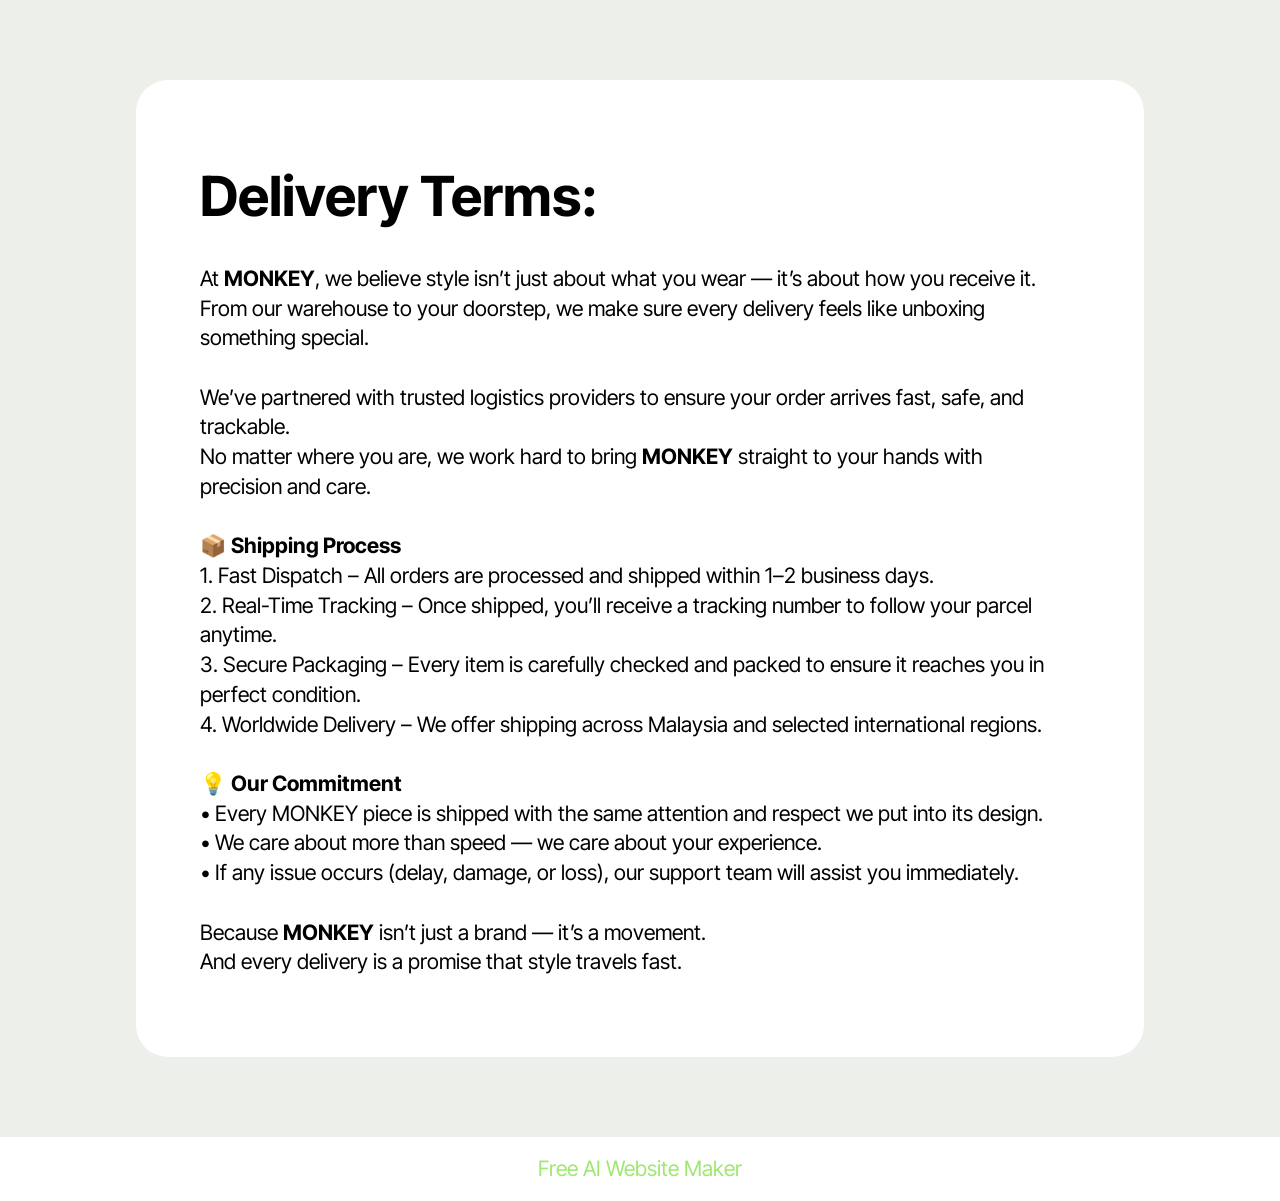
<file: page4.html>
<!DOCTYPE html>
<html  >
<head>
  <!-- Site made with Mobirise Website Builder v6.1.4, https://mobirise.com -->
  <meta charset="UTF-8">
  <meta http-equiv="X-UA-Compatible" content="IE=edge">
  <meta name="generator" content="Mobirise v6.1.4, mobirise.com">
  <meta name="viewport" content="width=device-width, initial-scale=1, minimum-scale=1">
  <link rel="shortcut icon" href="assets/images/monkey.jpg" type="image/x-icon">
  <meta name="description" content="">
  
  
  <title>Learn more</title>
  <link rel="stylesheet" href="assets/bootstrap/css/bootstrap.min.css">
  <link rel="stylesheet" href="assets/theme/css/style.css">
  <link rel="preload" href="https://fonts.googleapis.com/css?family=Inter+Tight:100,200,300,400,500,600,700,800,900,100i,200i,300i,400i,500i,600i,700i,800i,900i&display=swap" as="style" onload="this.onload=null;this.rel='stylesheet'">
  <noscript><link rel="stylesheet" href="https://fonts.googleapis.com/css?family=Inter+Tight:100,200,300,400,500,600,700,800,900,100i,200i,300i,400i,500i,600i,700i,800i,900i&display=swap"></noscript>
  <link rel="preload" as="style" href="assets/mobirise/css/mbr-additional.css?v=6PrIC2"><link rel="stylesheet" href="assets/mobirise/css/mbr-additional.css?v=6PrIC2" type="text/css">

  
  
  
</head>
<body>
  
  <section data-bs-version="5.1" class="article07 cid-uZ0gqN2lGW" id="article07-n">
  

  
  
  <div class="container">
    <div class="row justify-content-center">
      <div class="card col-md-12 col-lg-10">
        <div class="card-wrapper">
          <h3 class="card-title mbr-fonts-style mbr-white mt-3 mb-4 display-2">
            <strong>Delivery Terms:</strong>
          </h3>
          <div class="row card-box align-left">
            <div class="item features-without-image col-12">
              <div class="item-wrapper">
                
                <p class="mbr-text mbr-fonts-style display-7">At <strong>MONKEY</strong>, we believe style isn’t just about what you wear — it’s about how you receive it.<br>From our warehouse to your doorstep, we make sure every delivery feels like unboxing something special.<br><br>We’ve partnered with trusted logistics providers to ensure your order arrives fast, safe, and trackable.<br>No matter where you are, we work hard to bring <strong>MONKEY</strong> straight to your hands with precision and care.<br><br>📦 <strong>Shipping Process</strong><br>	1.	Fast Dispatch – All orders are processed and shipped within 1–2 business days.<br>	2.	Real-Time Tracking – Once shipped, you’ll receive a tracking number to follow your parcel anytime.<br>	3.	Secure Packaging – Every item is carefully checked and packed to ensure it reaches you in perfect condition.<br>	4.	Worldwide Delivery – We offer shipping across Malaysia and selected international regions.<br><br>💡 <strong>Our Commitment</strong><br>	•	Every MONKEY piece is shipped with the same attention and respect we put into its design.<br>	•	We care about more than speed — we care about your experience.<br>	•	If any issue occurs (delay, damage, or loss), our support team will assist you immediately.<br><br>Because <strong>MONKEY</strong> isn’t just a brand — it’s a movement.<br>And every delivery is a promise that style travels fast.</p>
              </div>
            </div>
            
            
            
          </div>
          
        </div>
      </div>
    </div>
  </div>
</section><section class="display-7" style="padding: 0;align-items: center;justify-content: center;flex-wrap: wrap;    align-content: center;display: flex;position: relative;height: 4rem;"><a href="https://mobiri.se/" style="flex: 1 1;height: 4rem;position: absolute;width: 100%;z-index: 1;"><img alt="" style="height: 4rem;" src="[data-uri]"></a><p style="margin: 0;text-align: center;" class="display-7">&#8204;</p><a style="z-index:1" href="https://mobirise.com/builder/ai-website-maker.html">Free AI Website Maker</a></section><script src="assets/bootstrap/js/bootstrap.bundle.min.js"></script>  <script src="assets/smoothscroll/smooth-scroll.js"></script>  <script src="assets/ytplayer/index.js"></script>  <script src="assets/theme/js/script.js"></script>  
  
  
</body>
</html>
</file>
<file: assets/web/assets/mobirise-icons2/mobirise2.css>
@font-face {
  font-family: 'Moririse2';
  font-display: swap;
  src:  url('mobirise2.eot?f2bix4');
  src:  url('mobirise2.eot?f2bix4#iefix') format('embedded-opentype'),
    url('mobirise2.ttf?f2bix4') format('truetype'),
    url('mobirise2.woff?f2bix4') format('woff'),
    url('mobirise2.svg?f2bix4#mobirise2') format('svg');
  font-weight: normal;
  font-style: normal;
}

[class^="mobi-"], [class*=" mobi-"] {
  /* use !important to prevent issues with browser extensions that change fonts */
  font-family: 'Moririse2' !important;
  speak: none;
  font-style: normal;
  font-weight: normal;
  font-variant: normal;
  text-transform: none;
  line-height: 1;

  /* Better Font Rendering =========== */
  -webkit-font-smoothing: antialiased;
  -moz-osx-font-smoothing: grayscale;
}

.mobi-mbri-add-submenu:before {
  content: "\e900";
}
.mobi-mbri-alert:before {
  content: "\e901";
}
.mobi-mbri-align-center:before {
  content: "\e902";
}
.mobi-mbri-align-justify:before {
  content: "\e903";
}
.mobi-mbri-align-left:before {
  content: "\e904";
}
.mobi-mbri-align-right:before {
  content: "\e905";
}
.mobi-mbri-android:before {
  content: "\e906";
}
.mobi-mbri-apple:before {
  content: "\e907";
}
.mobi-mbri-arrow-down:before {
  content: "\e908";
}
.mobi-mbri-arrow-next:before {
  content: "\e909";
}
.mobi-mbri-arrow-prev:before {
  content: "\e90a";
}
.mobi-mbri-arrow-up:before {
  content: "\e90b";
}
.mobi-mbri-bold:before {
  content: "\e90c";
}
.mobi-mbri-bookmark:before {
  content: "\e90d";
}
.mobi-mbri-bootstrap:before {
  content: "\e90e";
}
.mobi-mbri-briefcase:before {
  content: "\e90f";
}
.mobi-mbri-browse:before {
  content: "\e910";
}
.mobi-mbri-bulleted-list:before {
  content: "\e911";
}
.mobi-mbri-calendar:before {
  content: "\e912";
}
.mobi-mbri-camera:before {
  content: "\e913";
}
.mobi-mbri-cart-add:before {
  content: "\e914";
}
.mobi-mbri-cart-full:before {
  content: "\e915";
}
.mobi-mbri-cash:before {
  content: "\e916";
}
.mobi-mbri-change-style:before {
  content: "\e917";
}
.mobi-mbri-chat:before {
  content: "\e918";
}
.mobi-mbri-clock:before {
  content: "\e919";
}
.mobi-mbri-close:before {
  content: "\e91a";
}
.mobi-mbri-cloud:before {
  content: "\e91b";
}
.mobi-mbri-code:before {
  content: "\e91c";
}
.mobi-mbri-contact-form:before {
  content: "\e91d";
}
.mobi-mbri-credit-card:before {
  content: "\e91e";
}
.mobi-mbri-cursor-click:before {
  content: "\e91f";
}
.mobi-mbri-cust-feedback:before {
  content: "\e920";
}
.mobi-mbri-database:before {
  content: "\e921";
}
.mobi-mbri-delivery:before {
  content: "\e922";
}
.mobi-mbri-desktop:before {
  content: "\e923";
}
.mobi-mbri-devices:before {
  content: "\e924";
}
.mobi-mbri-down:before {
  content: "\e925";
}
.mobi-mbri-download-2:before {
  content: "\e926";
}
.mobi-mbri-download:before {
  content: "\e927";
}
.mobi-mbri-drag-n-drop-2:before {
  content: "\e928";
}
.mobi-mbri-drag-n-drop:before {
  content: "\e929";
}
.mobi-mbri-edit-2:before {
  content: "\e92a";
}
.mobi-mbri-edit:before {
  content: "\e92b";
}
.mobi-mbri-error:before {
  content: "\e92c";
}
.mobi-mbri-extension:before {
  content: "\e92d";
}
.mobi-mbri-features:before {
  content: "\e92e";
}
.mobi-mbri-file:before {
  content: "\e92f";
}
.mobi-mbri-flag:before {
  content: "\e930";
}
.mobi-mbri-folder:before {
  content: "\e931";
}
.mobi-mbri-gift:before {
  content: "\e932";
}
.mobi-mbri-github:before {
  content: "\e933";
}
.mobi-mbri-globe-2:before {
  content: "\e934";
}
.mobi-mbri-globe:before {
  content: "\e935";
}
.mobi-mbri-growing-chart:before {
  content: "\e936";
}
.mobi-mbri-hearth:before {
  content: "\e937";
}
.mobi-mbri-help:before {
  content: "\e938";
}
.mobi-mbri-home:before {
  content: "\e939";
}
.mobi-mbri-hot-cup:before {
  content: "\e93a";
}
.mobi-mbri-idea:before {
  content: "\e93b";
}
.mobi-mbri-image-gallery:before {
  content: "\e93c";
}
.mobi-mbri-image-slider:before {
  content: "\e93d";
}
.mobi-mbri-info:before {
  content: "\e93e";
}
.mobi-mbri-italic:before {
  content: "\e93f";
}
.mobi-mbri-key:before {
  content: "\e940";
}
.mobi-mbri-laptop:before {
  content: "\e941";
}
.mobi-mbri-layers:before {
  content: "\e942";
}
.mobi-mbri-left-right:before {
  content: "\e943";
}
.mobi-mbri-left:before {
  content: "\e944";
}
.mobi-mbri-letter:before {
  content: "\e945";
}
.mobi-mbri-like:before {
  content: "\e946";
}
.mobi-mbri-link:before {
  content: "\e947";
}
.mobi-mbri-lock:before {
  content: "\e948";
}
.mobi-mbri-login:before {
  content: "\e949";
}
.mobi-mbri-logout:before {
  content: "\e94a";
}
.mobi-mbri-magic-stick:before {
  content: "\e94b";
}
.mobi-mbri-map-pin:before {
  content: "\e94c";
}
.mobi-mbri-menu:before {
  content: "\e94d";
}
.mobi-mbri-mobile-2:before {
  content: "\e94e";
}
.mobi-mbri-mobile-horizontal:before {
  content: "\e94f";
}
.mobi-mbri-mobile:before {
  content: "\e950";
}
.mobi-mbri-mobirise:before {
  content: "\e951";
}
.mobi-mbri-more-horizontal:before {
  content: "\e952";
}
.mobi-mbri-more-vertical:before {
  content: "\e953";
}
.mobi-mbri-music:before {
  content: "\e954";
}
.mobi-mbri-new-file:before {
  content: "\e955";
}
.mobi-mbri-numbered-list:before {
  content: "\e956";
}
.mobi-mbri-opened-folder:before {
  content: "\e957";
}
.mobi-mbri-pages:before {
  content: "\e958";
}
.mobi-mbri-paper-plane:before {
  content: "\e959";
}
.mobi-mbri-paperclip:before {
  content: "\e95a";
}
.mobi-mbri-phone:before {
  content: "\e95b";
}
.mobi-mbri-photo:before {
  content: "\e95c";
}
.mobi-mbri-photos:before {
  content: "\e95d";
}
.mobi-mbri-pin:before {
  content: "\e95e";
}
.mobi-mbri-play:before {
  content: "\e95f";
}
.mobi-mbri-plus:before {
  content: "\e960";
}
.mobi-mbri-preview:before {
  content: "\e961";
}
.mobi-mbri-print:before {
  content: "\e962";
}
.mobi-mbri-protect:before {
  content: "\e963";
}
.mobi-mbri-question:before {
  content: "\e964";
}
.mobi-mbri-quote-left:before {
  content: "\e965";
}
.mobi-mbri-quote-right:before {
  content: "\e966";
}
.mobi-mbri-redo:before {
  content: "\e967";
}
.mobi-mbri-refresh:before {
  content: "\e968";
}
.mobi-mbri-responsive-2:before {
  content: "\e969";
}
.mobi-mbri-responsive:before {
  content: "\e96a";
}
.mobi-mbri-right:before {
  content: "\e96b";
}
.mobi-mbri-rocket:before {
  content: "\e96c";
}
.mobi-mbri-sad-face:before {
  content: "\e96d";
}
.mobi-mbri-sale:before {
  content: "\e96e";
}
.mobi-mbri-save:before {
  content: "\e96f";
}
.mobi-mbri-search:before {
  content: "\e970";
}
.mobi-mbri-setting-2:before {
  content: "\e971";
}
.mobi-mbri-setting-3:before {
  content: "\e972";
}
.mobi-mbri-setting:before {
  content: "\e973";
}
.mobi-mbri-share:before {
  content: "\e974";
}
.mobi-mbri-shopping-bag:before {
  content: "\e975";
}
.mobi-mbri-shopping-basket:before {
  content: "\e976";
}
.mobi-mbri-shopping-cart:before {
  content: "\e977";
}
.mobi-mbri-sites:before {
  content: "\e978";
}
.mobi-mbri-smile-face:before {
  content: "\e979";
}
.mobi-mbri-speed:before {
  content: "\e97a";
}
.mobi-mbri-star:before {
  content: "\e97b";
}
.mobi-mbri-success:before {
  content: "\e97c";
}
.mobi-mbri-sun:before {
  content: "\e97d";
}
.mobi-mbri-sun2:before {
  content: "\e97e";
}
.mobi-mbri-tablet-vertical:before {
  content: "\e97f";
}
.mobi-mbri-tablet:before {
  content: "\e980";
}
.mobi-mbri-target:before {
  content: "\e981";
}
.mobi-mbri-timer:before {
  content: "\e982";
}
.mobi-mbri-to-ftp:before {
  content: "\e983";
}
.mobi-mbri-to-local-drive:before {
  content: "\e984";
}
.mobi-mbri-touch-swipe:before {
  content: "\e985";
}
.mobi-mbri-touch:before {
  content: "\e986";
}
.mobi-mbri-trash:before {
  content: "\e987";
}
.mobi-mbri-underline:before {
  content: "\e988";
}
.mobi-mbri-undo:before {
  content: "\e989";
}
.mobi-mbri-unlink:before {
  content: "\e98a";
}
.mobi-mbri-unlock:before {
  content: "\e98b";
}
.mobi-mbri-up-down:before {
  content: "\e98c";
}
.mobi-mbri-up:before {
  content: "\e98d";
}
.mobi-mbri-update:before {
  content: "\e98e";
}
.mobi-mbri-upload-2:before {
  content: "\e98f";
}
.mobi-mbri-upload:before {
  content: "\e990";
}
.mobi-mbri-user-2:before {
  content: "\e991";
}
.mobi-mbri-user:before {
  content: "\e992";
}
.mobi-mbri-users:before {
  content: "\e993";
}
.mobi-mbri-video-play:before {
  content: "\e994";
}
.mobi-mbri-video:before {
  content: "\e995";
}
.mobi-mbri-watch:before {
  content: "\e996";
}
.mobi-mbri-website-theme-2:before {
  content: "\e997";
}
.mobi-mbri-website-theme:before {
  content: "\e998";
}
.mobi-mbri-wifi:before {
  content: "\e999";
}
.mobi-mbri-windows:before {
  content: "\e99a";
}
.mobi-mbri-zoom-in:before {
  content: "\e99b";
}
.mobi-mbri-zoom-out:before {
  content: "\e99c";
}
</file>
<file: assets/parallax/jarallax.css>
.jarallax {
    position: relative;
    z-index: 0;
}
.jarallax > .jarallax-img {
    position: absolute;
    object-fit: cover;
    /* support for plugin https://github.com/bfred-it/object-fit-images */
    font-family: 'object-fit: cover;';
    top: 0;
    left: 0;
    width: 100%;
    height: 100%;
    z-index: -1;
}
</file>
<file: assets/dropdown/css/style.css>
.navbar-dropdown {
  left: 0;
  padding: 0;
  position: absolute;
  right: 0;
  top: 0;
  transition: all 0.45s ease;
  z-index: 1030;
  background: #282828; }
  .navbar-dropdown .navbar-logo {
    margin-right: 0.8rem;
    transition: margin 0.3s ease-in-out;
    vertical-align: middle; }
    .navbar-dropdown .navbar-logo img {
      height: 3.125rem;
      transition: all 0.3s ease-in-out; }
    .navbar-dropdown .navbar-logo.mbr-iconfont {
      font-size: 3.125rem;
      line-height: 3.125rem; }
  .navbar-dropdown .navbar-caption {
    font-weight: 700;
    white-space: normal;
    vertical-align: -4px;
    line-height: 3.125rem !important; }
    .navbar-dropdown .navbar-caption, .navbar-dropdown .navbar-caption:hover {
      color: inherit;
      text-decoration: none; }
  .navbar-dropdown .mbr-iconfont + .navbar-caption {
    vertical-align: -1px; }
  .navbar-dropdown.navbar-fixed-top {
    position: fixed; }
  .navbar-dropdown .navbar-brand span {
    vertical-align: -4px; }
  .navbar-dropdown.bg-color.transparent {
    background: none; }
  .navbar-dropdown.navbar-short .navbar-brand {
    padding: 0.625rem 0; }
    .navbar-dropdown.navbar-short .navbar-brand span {
      vertical-align: -1px; }
  .navbar-dropdown.navbar-short .navbar-caption {
    line-height: 2.375rem !important;
    vertical-align: -2px; }
  .navbar-dropdown.navbar-short .navbar-logo {
    margin-right: 0.5rem; }
    .navbar-dropdown.navbar-short .navbar-logo img {
      height: 2.375rem; }
    .navbar-dropdown.navbar-short .navbar-logo.mbr-iconfont {
      font-size: 2.375rem;
      line-height: 2.375rem; }
  .navbar-dropdown.navbar-short .mbr-table-cell {
    height: 3.625rem; }
  .navbar-dropdown .navbar-close {
    left: 0.6875rem;
    position: fixed;
    top: 0.75rem;
    z-index: 1000; }
  .navbar-dropdown .hamburger-icon {
    content: "";
    display: inline-block;
    vertical-align: middle;
    width: 16px;
    -webkit-box-shadow: 0 -6px 0 1px #282828,0 0 0 1px #282828,0 6px 0 1px #282828;
    -moz-box-shadow: 0 -6px 0 1px #282828,0 0 0 1px #282828,0 6px 0 1px #282828;
    box-shadow: 0 -6px 0 1px #282828,0 0 0 1px #282828,0 6px 0 1px #282828; }

.dropdown-menu .dropdown-toggle[data-toggle="dropdown-submenu"]::after {
  border-bottom: 0.35em solid transparent;
  border-left: 0.35em solid;
  border-right: 0;
  border-top: 0.35em solid transparent;
  margin-left: 0.3rem; }

.dropdown-menu .dropdown-item:focus {
  outline: 0; }

.nav-dropdown {
  font-size: 0.75rem;
  font-weight: 500;
  height: auto !important; }
  .nav-dropdown .nav-btn {
    padding-left: 1rem; }
  .nav-dropdown .link {
    margin: .667em 1.667em;
    font-weight: 500;
    padding: 0;
    transition: color .2s ease-in-out; }
    .nav-dropdown .link.dropdown-toggle {
      margin-right: 2.583em; }
      .nav-dropdown .link.dropdown-toggle::after {
        margin-left: .25rem;
        border-top: 0.35em solid;
        border-right: 0.35em solid transparent;
        border-left: 0.35em solid transparent;
        border-bottom: 0; }
      .nav-dropdown .link.dropdown-toggle[aria-expanded="true"] {
        margin: 0;
        padding: 0.667em 3.263em  0.667em 1.667em; }
  .nav-dropdown .link::after,
  .nav-dropdown .dropdown-item::after {
    color: inherit; }
  .nav-dropdown .btn {
    font-size: 0.75rem;
    font-weight: 700;
    letter-spacing: 0;
    margin-bottom: 0;
    padding-left: 1.25rem;
    padding-right: 1.25rem; }
  .nav-dropdown .dropdown-menu {
    border-radius: 0;
    border: 0;
    left: 0;
    margin: 0;
    padding-bottom: 1.25rem;
    padding-top: 1.25rem;
    position: relative; }
  .nav-dropdown .dropdown-submenu {
    margin-left: 0.125rem;
    top: 0; }
  .nav-dropdown .dropdown-item {
    font-weight: 500;
    line-height: 2;
    padding: 0.3846em 4.615em 0.3846em 1.5385em;
    position: relative;
    transition: color .2s ease-in-out, background-color .2s ease-in-out; }
    .nav-dropdown .dropdown-item::after {
      margin-top: -0.3077em;
      position: absolute;
      right: 1.1538em;
      top: 50%; }
    .nav-dropdown .dropdown-item:focus, .nav-dropdown .dropdown-item:hover {
      background: none; }

@media (max-width: 767px) {
  .nav-dropdown.navbar-toggleable-sm {
    bottom: 0;
    display: none;
    left: 0;
    overflow-x: hidden;
    position: fixed;
    top: 0;
    transform: translateX(-100%);
    -ms-transform: translateX(-100%);
    -webkit-transform: translateX(-100%);
    width: 18.75rem;
    z-index: 999; } }
.nav-dropdown.navbar-toggleable-xl {
  bottom: 0;
  display: none;
  left: 0;
  overflow-x: hidden;
  position: fixed;
  top: 0;
  transform: translateX(-100%);
  -ms-transform: translateX(-100%);
  -webkit-transform: translateX(-100%);
  width: 18.75rem;
  z-index: 999; }

.nav-dropdown-sm {
  display: block !important;
  overflow-x: hidden;
  overflow: auto;
  padding-top: 3.875rem; }
  .nav-dropdown-sm::after {
    content: "";
    display: block;
    height: 3rem;
    width: 100%; }
  .nav-dropdown-sm.collapse.in ~ .navbar-close {
    display: block !important; }
  .nav-dropdown-sm.collapsing, .nav-dropdown-sm.collapse.in {
    transform: translateX(0);
    -ms-transform: translateX(0);
    -webkit-transform: translateX(0);
    transition: all 0.25s ease-out;
    -webkit-transition: all 0.25s ease-out;
    background: #282828; }
  .nav-dropdown-sm.collapsing[aria-expanded="false"] {
    transform: translateX(-100%);
    -ms-transform: translateX(-100%);
    -webkit-transform: translateX(-100%); }
  .nav-dropdown-sm .nav-item {
    display: block;
    margin-left: 0 !important;
    padding-left: 0; }
  .nav-dropdown-sm .link,
  .nav-dropdown-sm .dropdown-item {
    border-top: 1px dotted rgba(255, 255, 255, 0.1);
    font-size: 0.8125rem;
    line-height: 1.6;
    margin: 0 !important;
    padding: 0.875rem 2.4rem 0.875rem 1.5625rem !important;
    position: relative;
    white-space: normal; }
    .nav-dropdown-sm .link:focus, .nav-dropdown-sm .link:hover,
    .nav-dropdown-sm .dropdown-item:focus,
    .nav-dropdown-sm .dropdown-item:hover {
      background: rgba(0, 0, 0, 0.2) !important;
      color: #c0a375; }
  .nav-dropdown-sm .nav-btn {
    position: relative;
    padding: 1.5625rem 1.5625rem 0 1.5625rem; }
    .nav-dropdown-sm .nav-btn::before {
      border-top: 1px dotted rgba(255, 255, 255, 0.1);
      content: "";
      left: 0;
      position: absolute;
      top: 0;
      width: 100%; }
    .nav-dropdown-sm .nav-btn + .nav-btn {
      padding-top: 0.625rem; }
      .nav-dropdown-sm .nav-btn + .nav-btn::before {
        display: none; }
  .nav-dropdown-sm .btn {
    padding: 0.625rem 0; }
  .nav-dropdown-sm .dropdown-toggle[data-toggle="dropdown-submenu"]::after {
    margin-left: .25rem;
    border-top: 0.35em solid;
    border-right: 0.35em solid transparent;
    border-left: 0.35em solid transparent;
    border-bottom: 0; }
  .nav-dropdown-sm .dropdown-toggle[data-toggle="dropdown-submenu"][aria-expanded="true"]::after {
    border-top: 0;
    border-right: 0.35em solid transparent;
    border-left: 0.35em solid transparent;
    border-bottom: 0.35em solid; }
  .nav-dropdown-sm .dropdown-menu {
    margin: 0;
    padding: 0;
    position: relative;
    top: 0;
    left: 0;
    width: 100%;
    border: 0;
    float: none;
    border-radius: 0;
    background: none; }
  .nav-dropdown-sm .dropdown-submenu {
    left: 100%;
    margin-left: 0.125rem;
    margin-top: -1.25rem;
    top: 0; }

.navbar-toggleable-sm .nav-dropdown .dropdown-menu {
  position: absolute; }

.navbar-toggleable-sm .nav-dropdown .dropdown-submenu {
  left: 100%;
  margin-left: 0.125rem;
  margin-top: -1.25rem;
  top: 0; }

.navbar-toggleable-sm.opened .nav-dropdown .dropdown-menu {
  position: relative; }

.navbar-toggleable-sm.opened .nav-dropdown .dropdown-submenu {
  left: 0;
  margin-left: 00rem;
  margin-top: 0rem;
  top: 0; }

.is-builder .nav-dropdown.collapsing {
  transition: none !important; }
</file>
<file: assets/theme/css/style.css>
@charset "UTF-8";
section {
  background-color: #ffffff;
}

body {
  font-style: normal;
  line-height: 1.5;
  font-weight: 400;
  color: #232323;
  position: relative;
}

button {
  background-color: transparent;
  border-color: transparent;
}

.embla__button,
.carousel-control {
  background-color: #edefea !important;
  opacity: 0.8 !important;
  color: #464845 !important;
  border-color: #edefea !important;
}

.carousel .close,
.modalWindow .close {
  background-color: #edefea !important;
  color: #464845 !important;
  border-color: #edefea !important;
  opacity: 0.8 !important;
}

.carousel .close:hover,
.modalWindow .close:hover {
  opacity: 1 !important;
}

.carousel-indicators li {
  background-color: #edefea !important;
  border: 2px solid #464845 !important;
}

.carousel-indicators li:hover,
.carousel-indicators li:active {
  opacity: 0.8 !important;
}

.embla__button:hover,
.carousel-control:hover {
  background-color: #edefea !important;
  opacity: 1 !important;
}

.modalWindow-video-container {
  height: 80%;
}

section,
.container,
.container-fluid {
  position: relative;
  word-wrap: break-word;
}

a.mbr-iconfont:hover {
  text-decoration: none;
}

.article .lead p,
.article .lead ul,
.article .lead ol,
.article .lead pre,
.article .lead blockquote {
  margin-bottom: 0;
}

a {
  font-style: normal;
  font-weight: 400;
  cursor: pointer;
}
a, a:hover {
  text-decoration: none;
}

.mbr-section-title {
  font-style: normal;
  line-height: 1.3;
}

.mbr-section-subtitle {
  line-height: 1.3;
}

.mbr-text {
  font-style: normal;
  line-height: 1.7;
}

h1,
h2,
h3,
h4,
h5,
h6,
.display-1,
.display-2,
.display-4,
.display-5,
.display-7,
span,
p,
a {
  line-height: 1;
  word-break: break-word;
  word-wrap: break-word;
  font-weight: 400;
}

b,
strong {
  font-weight: bold;
}

input:-webkit-autofill, input:-webkit-autofill:hover, input:-webkit-autofill:focus, input:-webkit-autofill:active {
  transition-delay: 9999s;
  -webkit-transition-property: background-color, color;
  transition-property: background-color, color;
}

textarea[type=hidden] {
  display: none;
}

section {
  background-position: 50% 50%;
  background-repeat: no-repeat;
  background-size: cover;
}
section .mbr-background-video,
section .mbr-background-video-preview {
  position: absolute;
  bottom: 0;
  left: 0;
  right: 0;
  top: 0;
}

.hidden {
  visibility: hidden;
}

.mbr-z-index20 {
  z-index: 20;
}

/*! Base colors */
.mbr-white {
  color: #ffffff;
}

.mbr-black {
  color: #111111;
}

.mbr-bg-white {
  background-color: #ffffff;
}

.mbr-bg-black {
  background-color: #000000;
}

/*! Text-aligns */
.align-left {
  text-align: left;
}

.align-center {
  text-align: center;
}

.align-right {
  text-align: right;
}

/*! Font-weight  */
.mbr-light {
  font-weight: 300;
}

.mbr-regular {
  font-weight: 400;
}

.mbr-semibold {
  font-weight: 500;
}

.mbr-bold {
  font-weight: 700;
}

/*! Media  */
.media-content {
  flex-basis: 100%;
}

.media-container-row {
  display: flex;
  flex-direction: row;
  flex-wrap: wrap;
  justify-content: center;
  align-content: center;
  align-items: start;
}
.media-container-row .media-size-item {
  width: 400px;
}

.media-container-column {
  display: flex;
  flex-direction: column;
  flex-wrap: wrap;
  justify-content: center;
  align-content: center;
  align-items: stretch;
}
.media-container-column > * {
  width: 100%;
}

@media (min-width: 992px) {
  .media-container-row {
    flex-wrap: nowrap;
  }
}
figure {
  margin-bottom: 0;
  overflow: hidden;
}

figure[mbr-media-size] {
  transition: width 0.1s;
}

img,
iframe {
  display: block;
  width: 100%;
}

.card {
  background-color: transparent;
  border: none;
}

.card-box {
  width: 100%;
}

.card-img {
  text-align: center;
  flex-shrink: 0;
  -webkit-flex-shrink: 0;
}

.media {
  max-width: 100%;
  margin: 0 auto;
}

.mbr-figure {
  align-self: center;
}

.media-container > div {
  max-width: 100%;
}

.mbr-figure img,
.card-img img {
  width: 100%;
}

@media (max-width: 991px) {
  .media-size-item {
    width: auto !important;
  }
  .media {
    width: auto;
  }
  .mbr-figure {
    width: 100% !important;
  }
}
/*! Buttons */
.mbr-section-btn {
  margin-left: -0.6rem;
  margin-right: -0.6rem;
  font-size: 0;
}

.btn {
  font-weight: 600;
  border-width: 1px;
  font-style: normal;
  margin: 0.6rem 0.6rem;
  white-space: normal;
  transition: all 0.2s ease-in-out;
  display: inline-flex;
  align-items: center;
  justify-content: center;
  word-break: break-word;
}

.btn-sm {
  font-weight: 600;
  letter-spacing: 0px;
  transition: all 0.3s ease-in-out;
}

.btn-md {
  font-weight: 600;
  letter-spacing: 0px;
  transition: all 0.3s ease-in-out;
}

.btn-lg {
  font-weight: 600;
  letter-spacing: 0px;
  transition: all 0.3s ease-in-out;
}

.btn-form {
  margin: 0;
}
.btn-form:hover {
  cursor: pointer;
}

nav .mbr-section-btn {
  margin-left: 0rem;
  margin-right: 0rem;
}

/*! Btn icon margin */
.btn .mbr-iconfont,
.btn.btn-sm .mbr-iconfont {
  order: 1;
  cursor: pointer;
  margin-left: 0.5rem;
  vertical-align: sub;
}

.btn.btn-md .mbr-iconfont,
.btn.btn-md .mbr-iconfont {
  margin-left: 0.8rem;
}

.mbr-regular {
  font-weight: 400;
}

.mbr-semibold {
  font-weight: 500;
}

.mbr-bold {
  font-weight: 700;
}

[type=submit] {
  -webkit-appearance: none;
}

/*! Full-screen */
.mbr-fullscreen .mbr-overlay {
  min-height: 100vh;
}

.mbr-fullscreen {
  display: flex;
  display: -moz-flex;
  display: -ms-flex;
  display: -o-flex;
  align-items: center;
  min-height: 100vh;
  padding-top: 3rem;
  padding-bottom: 3rem;
}

/*! Map */
.map {
  height: 25rem;
  position: relative;
}
.map iframe {
  width: 100%;
  height: 100%;
}

/*! Scroll to top arrow */
.mbr-arrow-up {
  bottom: 25px;
  right: 90px;
  position: fixed;
  text-align: right;
  z-index: 5000;
  color: #ffffff;
  font-size: 22px;
}

.mbr-arrow-up a {
  background: rgba(0, 0, 0, 0.2);
  border-radius: 50%;
  color: #fff;
  display: inline-block;
  height: 60px;
  width: 60px;
  border: 2px solid #fff;
  outline-style: none !important;
  position: relative;
  text-decoration: none;
  transition: all 0.3s ease-in-out;
  cursor: pointer;
  text-align: center;
}
.mbr-arrow-up a:hover {
  background-color: rgba(0, 0, 0, 0.4);
}
.mbr-arrow-up a i {
  line-height: 60px;
}

.mbr-arrow-up-icon {
  display: block;
  color: #fff;
}

.mbr-arrow-up-icon::before {
  content: "›";
  display: inline-block;
  font-family: serif;
  font-size: 22px;
  line-height: 1;
  font-style: normal;
  position: relative;
  top: 6px;
  left: -4px;
  transform: rotate(-90deg);
}

/*! Arrow Down */
.mbr-arrow {
  position: absolute;
  bottom: 45px;
  left: 50%;
  width: 60px;
  height: 60px;
  cursor: pointer;
  background-color: rgba(80, 80, 80, 0.5);
  border-radius: 50%;
  transform: translateX(-50%);
}
@media (max-width: 767px) {
  .mbr-arrow {
    display: none;
  }
}
.mbr-arrow > a {
  display: inline-block;
  text-decoration: none;
  outline-style: none;
  animation: arrowdown 1.7s ease-in-out infinite;
  color: #ffffff;
}
.mbr-arrow > a > i {
  position: absolute;
  top: -2px;
  left: 15px;
  font-size: 2rem;
}

#scrollToTop a i::before {
  content: "";
  position: absolute;
  display: block;
  border-bottom: 2.5px solid #fff;
  border-left: 2.5px solid #fff;
  width: 27.8%;
  height: 27.8%;
  left: 50%;
  top: 51%;
  transform: translateY(-30%) translateX(-50%) rotate(135deg);
}

@keyframes arrowdown {
  0% {
    transform: translateY(0px);
  }
  50% {
    transform: translateY(-5px);
  }
  100% {
    transform: translateY(0px);
  }
}
@media (max-width: 500px) {
  .mbr-arrow-up {
    left: 0;
    right: 0;
    text-align: center;
  }
}
/*Gradients animation*/
@keyframes gradient-animation {
  from {
    background-position: 0% 100%;
    animation-timing-function: ease-in-out;
  }
  to {
    background-position: 100% 0%;
    animation-timing-function: ease-in-out;
  }
}
.bg-gradient {
  background-size: 200% 200%;
  animation: gradient-animation 5s infinite alternate;
  -webkit-animation: gradient-animation 5s infinite alternate;
}

.menu .navbar-brand {
  display: -webkit-flex;
}
.menu .navbar-brand span {
  display: flex;
  display: -webkit-flex;
}
.menu .navbar-brand .navbar-caption-wrap {
  display: -webkit-flex;
}
.menu .navbar-brand .navbar-logo img {
  display: -webkit-flex;
  width: auto;
}
@media (min-width: 768px) and (max-width: 991px) {
  .menu .navbar-toggleable-sm .navbar-nav {
    display: -ms-flexbox;
  }
}
@media (max-width: 991px) {
  .menu .navbar-collapse {
    max-height: 93.5vh;
  }
  .menu .navbar-collapse.show {
    overflow: auto;
  }
}
@media (min-width: 992px) {
  .menu .navbar-nav.nav-dropdown {
    display: -webkit-flex;
  }
  .menu .navbar-toggleable-sm .navbar-collapse {
    display: -webkit-flex !important;
  }
  .menu .collapsed .navbar-collapse {
    max-height: 93.5vh;
  }
  .menu .collapsed .navbar-collapse.show {
    overflow: auto;
  }
}
@media (max-width: 767px) {
  .menu .navbar-collapse {
    max-height: 80vh;
  }
}

.nav-link .mbr-iconfont {
  margin-right: 0.5rem;
}

.navbar {
  display: -webkit-flex;
  -webkit-flex-wrap: wrap;
  -webkit-align-items: center;
  -webkit-justify-content: space-between;
}

.navbar-collapse {
  -webkit-flex-basis: 100%;
  -webkit-flex-grow: 1;
  -webkit-align-items: center;
}

.nav-dropdown .link {
  padding: 0.667em 1.667em !important;
  margin: 0 !important;
}

.nav {
  display: -webkit-flex;
  -webkit-flex-wrap: wrap;
}

.row {
  display: -webkit-flex;
  -webkit-flex-wrap: wrap;
}

.justify-content-center {
  -webkit-justify-content: center;
}

.form-inline {
  display: -webkit-flex;
}

.card-wrapper {
  -webkit-flex: 1;
}

.carousel-control {
  z-index: 10;
  display: -webkit-flex;
}

.carousel-controls {
  display: -webkit-flex;
}

.media {
  display: -webkit-flex;
}

.form-group:focus {
  outline: none;
}

.jq-selectbox__select {
  padding: 7px 0;
  position: relative;
}

.jq-selectbox__dropdown {
  overflow: hidden;
  border-radius: 10px;
  position: absolute;
  top: 100%;
  left: 0 !important;
  width: 100% !important;
}

.jq-selectbox__trigger-arrow {
  right: 0;
  transform: translateY(-50%);
}

.jq-selectbox li {
  padding: 1.07em 0.5em;
}

input[type=range] {
  padding-left: 0 !important;
  padding-right: 0 !important;
}

.modal-dialog,
.modal-content {
  height: 100%;
}

.modal-dialog .carousel-inner {
  height: calc(100vh - 1.75rem);
}
@media (max-width: 575px) {
  .modal-dialog .carousel-inner {
    height: calc(100vh - 1rem);
  }
}

.carousel-item {
  text-align: center;
}

.carousel-item img {
  margin: auto;
}

.navbar-toggler {
  align-self: flex-start;
  padding: 0.25rem 0.75rem;
  font-size: 1.25rem;
  line-height: 1;
  background: transparent;
  border: 1px solid transparent;
  border-radius: 0.25rem;
}

.navbar-toggler:focus,
.navbar-toggler:hover {
  text-decoration: none;
  box-shadow: none;
}

.navbar-toggler-icon {
  display: inline-block;
  width: 1.5em;
  height: 1.5em;
  vertical-align: middle;
  content: "";
  background: no-repeat center center;
  background-size: 100% 100%;
}

.navbar-toggler-left {
  position: absolute;
  left: 1rem;
}

.navbar-toggler-right {
  position: absolute;
  right: 1rem;
}

.card-img {
  width: auto;
}

.menu .navbar.collapsed:not(.beta-menu) {
  flex-direction: column;
}

.carousel-item.active,
.carousel-item-next,
.carousel-item-prev {
  display: flex;
}

.note-air-layout .dropup .dropdown-menu,
.note-air-layout .navbar-fixed-bottom .dropdown .dropdown-menu {
  bottom: initial !important;
}

html,
body {
  height: auto;
  min-height: 100vh;
}

.dropup .dropdown-toggle::after {
  display: none;
}

.form-asterisk {
  font-family: initial;
  position: absolute;
  top: -2px;
  font-weight: normal;
}

.form-control-label {
  position: relative;
  cursor: pointer;
  margin-bottom: 0.357em;
  padding: 0;
}

.alert {
  color: #ffffff;
  border-radius: 0;
  border: 0;
  font-size: 1.1rem;
  line-height: 1.5;
  margin-bottom: 1.875rem;
  padding: 1.25rem;
  position: relative;
  text-align: center;
}
.alert.alert-form::after {
  background-color: inherit;
  bottom: -7px;
  content: "";
  display: block;
  height: 14px;
  left: 50%;
  margin-left: -7px;
  position: absolute;
  transform: rotate(45deg);
  width: 14px;
}

.form-control {
  background-color: #ffffff;
  background-clip: border-box;
  color: #232323;
  line-height: 1rem !important;
  height: auto;
  padding: 1.2rem 2rem;
  transition: border-color 0.25s ease 0s;
  border: 1px solid transparent !important;
  border-radius: 4px;
  box-shadow: rgba(0, 0, 0, 0.07) 0px 1px 1px 0px, rgba(0, 0, 0, 0.07) 0px 1px 3px 0px, rgba(0, 0, 0, 0.03) 0px 0px 0px 1px;
}
.form-active .form-control:invalid {
  border-color: red;
}

.row > * {
  padding-right: 1rem;
  padding-left: 1rem;
}

form .row {
  margin-left: -0.6rem;
  margin-right: -0.6rem;
}
form .row [class*=col] {
  padding-left: 0.6rem;
  padding-right: 0.6rem;
}

form .mbr-section-btn {
  padding-left: 0.6rem;
  padding-right: 0.6rem;
}

form .form-check-input {
  margin-top: 0.5;
}

textarea.form-control {
  line-height: 1.5rem !important;
}

.form-group {
  margin-bottom: 1.2rem;
}

.form-control,
form .btn {
  min-height: 48px;
}

.gdpr-block label span.textGDPR input[name=gdpr] {
  top: 7px;
}

.form-control:focus {
  box-shadow: none;
}

:focus {
  outline: none;
}

.mbr-overlay {
  background-color: #000;
  bottom: 0;
  left: 0;
  opacity: 0.5;
  position: absolute;
  right: 0;
  top: 0;
  z-index: 0;
  pointer-events: none;
}

blockquote {
  font-style: italic;
  padding: 3rem;
  font-size: 1.09rem;
  position: relative;
  border-left: 3px solid;
}

ul,
ol,
pre,
blockquote {
  margin-bottom: 2.3125rem;
}

.mt-4 {
  margin-top: 2rem !important;
}

.mb-4 {
  margin-bottom: 2rem !important;
}

.container,
.container-fluid {
  padding-left: 16px;
  padding-right: 16px;
}

.row {
  margin-left: -16px;
  margin-right: -16px;
}
.row > [class*=col] {
  padding-left: 16px;
  padding-right: 16px;
}

@media (min-width: 992px) {
  .container-fluid {
    padding-left: 32px;
    padding-right: 32px;
  }
}
@media (max-width: 991px) {
  .mbr-container {
    padding-left: 16px;
    padding-right: 16px;
  }
}
.app-video-wrapper > img {
  opacity: 1;
}

.app-video-wrapper {
  background: transparent;
}

.item {
  position: relative;
}

.dropdown-menu .dropdown-menu {
  left: 100%;
}

.dropdown-item + .dropdown-menu {
  display: none;
}

.dropdown-item:hover + .dropdown-menu,
.dropdown-menu:hover {
  display: block;
}

@media (min-aspect-ratio: 16/9) {
  .mbr-video-foreground {
    height: 300% !important;
    top: -100% !important;
  }
}
@media (max-aspect-ratio: 16/9) {
  .mbr-video-foreground {
    width: 300% !important;
    left: -100% !important;
  }
}.engine {
	position: absolute;
	text-indent: -2400px;
	text-align: center;
	padding: 0;
	top: 0;
	left: -2400px;
}
</file>
<file: assets/mobirise/css/mbr-additional.css>
.btn {
  border-width: 2px;
}
img,
.card-wrap,
.card-wrapper,
.video-wrapper,
.mbr-figure iframe,
.google-map iframe,
.slide-content,
.plan,
.card,
.item-wrapper {
  border-radius: 2rem !important;
}
.video-wrapper {
  overflow: hidden;
}
body {
  font-family: Inter Tight;
}
.display-1 {
  font-family: 'Inter Tight', sans-serif;
  font-size: 5rem;
  line-height: 1;
}
.display-1 > .mbr-iconfont {
  font-size: 6.25rem;
}
.display-2 {
  font-family: 'Inter Tight', sans-serif;
  font-size: 4rem;
  line-height: 1;
}
.display-2 > .mbr-iconfont {
  font-size: 5rem;
}
.display-4 {
  font-family: 'Inter Tight', sans-serif;
  font-size: 1rem;
  line-height: 1.5;
}
.display-4 > .mbr-iconfont {
  font-size: 1.25rem;
}
.display-5 {
  font-family: 'Inter Tight', sans-serif;
  font-size: 2rem;
  line-height: 1.5;
}
.display-5 > .mbr-iconfont {
  font-size: 2.5rem;
}
.display-7 {
  font-family: 'Inter Tight', sans-serif;
  font-size: 1.4rem;
  line-height: 1.3;
}
.display-7 > .mbr-iconfont {
  font-size: 1.75rem;
}
/* ---- Fluid typography for mobile devices ---- */
/* 1.4 - font scale ratio ( bootstrap == 1.42857 ) */
/* 100vw - current viewport width */
/* (48 - 20)  48 == 48rem == 768px, 20 == 20rem == 320px(minimal supported viewport) */
/* 0.65 - min scale variable, may vary */
@media (max-width: 992px) {
  .display-1 {
    font-size: 4rem;
  }
}
@media (max-width: 768px) {
  .display-1 {
    font-size: 3.5rem;
    font-size: calc( 2.4rem + (5 - 2.4) * ((100vw - 20rem) / (48 - 20)));
    line-height: calc( 1.1 * (2.4rem + (5 - 2.4) * ((100vw - 20rem) / (48 - 20))));
  }
  .display-2 {
    font-size: 3.2rem;
    font-size: calc( 2.05rem + (4 - 2.05) * ((100vw - 20rem) / (48 - 20)));
    line-height: calc( 1.3 * (2.05rem + (4 - 2.05) * ((100vw - 20rem) / (48 - 20))));
  }
  .display-4 {
    font-size: 0.8rem;
    font-size: calc( 1rem + (1 - 1) * ((100vw - 20rem) / (48 - 20)));
    line-height: calc( 1.4 * (1rem + (1 - 1) * ((100vw - 20rem) / (48 - 20))));
  }
  .display-5 {
    font-size: 1.6rem;
    font-size: calc( 1.35rem + (2 - 1.35) * ((100vw - 20rem) / (48 - 20)));
    line-height: calc( 1.4 * (1.35rem + (2 - 1.35) * ((100vw - 20rem) / (48 - 20))));
  }
  .display-7 {
    font-size: 1.12rem;
    font-size: calc( 1.14rem + (1.4 - 1.14) * ((100vw - 20rem) / (48 - 20)));
    line-height: calc( 1.4 * (1.14rem + (1.4 - 1.14) * ((100vw - 20rem) / (48 - 20))));
  }
}
@media (min-width: 992px) and (max-width: 1400px) {
  .display-1 {
    font-size: 3.5rem;
    font-size: calc( 2.4rem + (5 - 2.4) * ((100vw - 62rem) / (87 - 62)));
    line-height: calc( 1.1 * (2.4rem + (5 - 2.4) * ((100vw - 62rem) / (87 - 62))));
  }
  .display-2 {
    font-size: 3.2rem;
    font-size: calc( 2.05rem + (4 - 2.05) * ((100vw - 62rem) / (87 - 62)));
    line-height: calc( 1.3 * (2.05rem + (4 - 2.05) * ((100vw - 62rem) / (87 - 62))));
  }
  .display-4 {
    font-size: 0.8rem;
    font-size: calc( 1rem + (1 - 1) * ((100vw - 62rem) / (87 - 62)));
    line-height: calc( 1.4 * (1rem + (1 - 1) * ((100vw - 62rem) / (87 - 62))));
  }
  .display-5 {
    font-size: 1.6rem;
    font-size: calc( 1.35rem + (2 - 1.35) * ((100vw - 62rem) / (87 - 62)));
    line-height: calc( 1.4 * (1.35rem + (2 - 1.35) * ((100vw - 62rem) / (87 - 62))));
  }
  .display-7 {
    font-size: 1.12rem;
    font-size: calc( 1.14rem + (1.4 - 1.14) * ((100vw - 62rem) / (87 - 62)));
    line-height: calc( 1.4 * (1.14rem + (1.4 - 1.14) * ((100vw - 62rem) / (87 - 62))));
  }
}
/* Buttons */
.btn {
  padding: 1.25rem 2rem;
  border-radius: 4px;
}
@media (max-width: 767px) {
  .btn {
    padding: 0.75rem 1.5rem;
  }
}
.btn-sm {
  padding: 0.6rem 1.2rem;
  border-radius: 4px;
}
.btn-md {
  padding: 0.6rem 1.2rem;
  border-radius: 4px;
}
.btn-lg {
  padding: 1.25rem 2rem;
  border-radius: 4px;
}
.bg-primary {
  background-color: #9fe870 !important;
}
.bg-success {
  background-color: #3a341c !important;
}
.bg-info {
  background-color: #320707 !important;
}
.bg-warning {
  background-color: #a0e2e1 !important;
}
.bg-danger {
  background-color: #ffea64 !important;
}
.btn-primary,
.btn-primary:active {
  background-color: #9fe870 !important;
  border-color: #9fe870 !important;
  color: #264d0c !important;
  box-shadow: none;
}
.btn-primary:hover,
.btn-primary:focus,
.btn-primary.focus,
.btn-primary.active {
  color: inherit;
  background-color: #bcef9c !important;
  border-color: #bcef9c !important;
  box-shadow: none;
}
.btn-primary.disabled,
.btn-primary:disabled {
  color: #264d0c !important;
  background-color: #bcef9c !important;
  border-color: #bcef9c !important;
}
.btn-secondary,
.btn-secondary:active {
  background-color: #ffd7ef !important;
  border-color: #ffd7ef !important;
  color: #d70081 !important;
  box-shadow: none;
}
.btn-secondary:hover,
.btn-secondary:focus,
.btn-secondary.focus,
.btn-secondary.active {
  color: inherit;
  background-color: #ffffff !important;
  border-color: #ffffff !important;
  box-shadow: none;
}
.btn-secondary.disabled,
.btn-secondary:disabled {
  color: #d70081 !important;
  background-color: #ffffff !important;
  border-color: #ffffff !important;
}
.btn-info,
.btn-info:active {
  background-color: #320707 !important;
  border-color: #320707 !important;
  color: #ffffff !important;
  box-shadow: none;
}
.btn-info:hover,
.btn-info:focus,
.btn-info.focus,
.btn-info.active {
  color: inherit;
  background-color: #5f0d0d !important;
  border-color: #5f0d0d !important;
  box-shadow: none;
}
.btn-info.disabled,
.btn-info:disabled {
  color: #ffffff !important;
  background-color: #5f0d0d !important;
  border-color: #5f0d0d !important;
}
.btn-success,
.btn-success:active {
  background-color: #3a341c !important;
  border-color: #3a341c !important;
  color: #ffffff !important;
  box-shadow: none;
}
.btn-success:hover,
.btn-success:focus,
.btn-success.focus,
.btn-success.active {
  color: inherit;
  background-color: #5c532d !important;
  border-color: #5c532d !important;
  box-shadow: none;
}
.btn-success.disabled,
.btn-success:disabled {
  color: #ffffff !important;
  background-color: #5c532d !important;
  border-color: #5c532d !important;
}
.btn-warning,
.btn-warning:active {
  background-color: #a0e2e1 !important;
  border-color: #a0e2e1 !important;
  color: #1f6463 !important;
  box-shadow: none;
}
.btn-warning:hover,
.btn-warning:focus,
.btn-warning.focus,
.btn-warning.active {
  color: inherit;
  background-color: #c7eeed !important;
  border-color: #c7eeed !important;
  box-shadow: none;
}
.btn-warning.disabled,
.btn-warning:disabled {
  color: #1f6463 !important;
  background-color: #c7eeed !important;
  border-color: #c7eeed !important;
}
.btn-danger,
.btn-danger:active {
  background-color: #ffea64 !important;
  border-color: #ffea64 !important;
  color: #645600 !important;
  box-shadow: none;
}
.btn-danger:hover,
.btn-danger:focus,
.btn-danger.focus,
.btn-danger.active {
  color: inherit;
  background-color: #fff197 !important;
  border-color: #fff197 !important;
  box-shadow: none;
}
.btn-danger.disabled,
.btn-danger:disabled {
  color: #645600 !important;
  background-color: #fff197 !important;
  border-color: #fff197 !important;
}
.btn-white,
.btn-white:active {
  background-color: #eff0ec !important;
  border-color: #eff0ec !important;
  color: #757b62 !important;
  box-shadow: none;
}
.btn-white:hover,
.btn-white:focus,
.btn-white.focus,
.btn-white.active {
  color: inherit;
  background-color: #ffffff !important;
  border-color: #ffffff !important;
  box-shadow: none;
}
.btn-white.disabled,
.btn-white:disabled {
  color: #757b62 !important;
  background-color: #ffffff !important;
  border-color: #ffffff !important;
}
.btn-black,
.btn-black:active {
  background-color: #232323 !important;
  border-color: #232323 !important;
  color: #ffffff !important;
  box-shadow: none;
}
.btn-black:hover,
.btn-black:focus,
.btn-black.focus,
.btn-black.active {
  color: inherit;
  background-color: #3d3d3d !important;
  border-color: #3d3d3d !important;
  box-shadow: none;
}
.btn-black.disabled,
.btn-black:disabled {
  color: #ffffff !important;
  background-color: #3d3d3d !important;
  border-color: #3d3d3d !important;
}
.btn-primary-outline,
.btn-primary-outline:active {
  background-color: transparent !important;
  border-color: #9fe870;
  color: #9fe870;
}
.btn-primary-outline:hover,
.btn-primary-outline:focus,
.btn-primary-outline.focus,
.btn-primary-outline.active {
  color: #6ddc25 !important;
  background-color: transparent !important;
  border-color: #6ddc25 !important;
  box-shadow: none !important;
}
.btn-primary-outline.disabled,
.btn-primary-outline:disabled {
  color: #264d0c !important;
  background-color: #9fe870 !important;
  border-color: #9fe870 !important;
}
.btn-secondary-outline,
.btn-secondary-outline:active {
  background-color: transparent !important;
  border-color: #ffd7ef;
  color: #ffd7ef;
}
.btn-secondary-outline:hover,
.btn-secondary-outline:focus,
.btn-secondary-outline.focus,
.btn-secondary-outline.active {
  color: #ff80cc !important;
  background-color: transparent !important;
  border-color: #ff80cc !important;
  box-shadow: none !important;
}
.btn-secondary-outline.disabled,
.btn-secondary-outline:disabled {
  color: #d70081 !important;
  background-color: #ffd7ef !important;
  border-color: #ffd7ef !important;
}
.btn-info-outline,
.btn-info-outline:active {
  background-color: transparent !important;
  border-color: #320707;
  color: #320707;
}
.btn-info-outline:hover,
.btn-info-outline:focus,
.btn-info-outline.focus,
.btn-info-outline.active {
  color: #000000 !important;
  background-color: transparent !important;
  border-color: #000000 !important;
  box-shadow: none !important;
}
.btn-info-outline.disabled,
.btn-info-outline:disabled {
  color: #ffffff !important;
  background-color: #320707 !important;
  border-color: #320707 !important;
}
.btn-success-outline,
.btn-success-outline:active {
  background-color: transparent !important;
  border-color: #3a341c;
  color: #3a341c;
}
.btn-success-outline:hover,
.btn-success-outline:focus,
.btn-success-outline.focus,
.btn-success-outline.active {
  color: #000000 !important;
  background-color: transparent !important;
  border-color: #000000 !important;
  box-shadow: none !important;
}
.btn-success-outline.disabled,
.btn-success-outline:disabled {
  color: #ffffff !important;
  background-color: #3a341c !important;
  border-color: #3a341c !important;
}
.btn-warning-outline,
.btn-warning-outline:active {
  background-color: transparent !important;
  border-color: #a0e2e1;
  color: #a0e2e1;
}
.btn-warning-outline:hover,
.btn-warning-outline:focus,
.btn-warning-outline.focus,
.btn-warning-outline.active {
  color: #5ececc !important;
  background-color: transparent !important;
  border-color: #5ececc !important;
  box-shadow: none !important;
}
.btn-warning-outline.disabled,
.btn-warning-outline:disabled {
  color: #1f6463 !important;
  background-color: #a0e2e1 !important;
  border-color: #a0e2e1 !important;
}
.btn-danger-outline,
.btn-danger-outline:active {
  background-color: transparent !important;
  border-color: #ffea64;
  color: #ffea64;
}
.btn-danger-outline:hover,
.btn-danger-outline:focus,
.btn-danger-outline.focus,
.btn-danger-outline.active {
  color: #ffde0d !important;
  background-color: transparent !important;
  border-color: #ffde0d !important;
  box-shadow: none !important;
}
.btn-danger-outline.disabled,
.btn-danger-outline:disabled {
  color: #645600 !important;
  background-color: #ffea64 !important;
  border-color: #ffea64 !important;
}
.btn-black-outline,
.btn-black-outline:active {
  background-color: transparent !important;
  border-color: #232323;
  color: #232323;
}
.btn-black-outline:hover,
.btn-black-outline:focus,
.btn-black-outline.focus,
.btn-black-outline.active {
  color: #000000 !important;
  background-color: transparent !important;
  border-color: #000000 !important;
  box-shadow: none !important;
}
.btn-black-outline.disabled,
.btn-black-outline:disabled {
  color: #ffffff !important;
  background-color: #232323 !important;
  border-color: #232323 !important;
}
.btn-white-outline,
.btn-white-outline:active {
  background-color: transparent !important;
  border-color: #fafafa;
  color: #fafafa;
}
.btn-white-outline:hover,
.btn-white-outline:focus,
.btn-white-outline.focus,
.btn-white-outline.active {
  color: #cfcfcf !important;
  background-color: transparent !important;
  border-color: #cfcfcf !important;
  box-shadow: none !important;
}
.btn-white-outline.disabled,
.btn-white-outline:disabled {
  color: #7a7a7a !important;
  background-color: #fafafa !important;
  border-color: #fafafa !important;
}
.text-primary {
  color: #9fe870 !important;
}
.text-secondary {
  color: #ffd7ef !important;
}
.text-success {
  color: #3a341c !important;
}
.text-info {
  color: #320707 !important;
}
.text-warning {
  color: #a0e2e1 !important;
}
.text-danger {
  color: #ffea64 !important;
}
.text-white {
  color: #fafafa !important;
}
.text-black {
  color: #232323 !important;
}
a.text-primary:hover,
a.text-primary:focus,
a.text-primary.active {
  color: #66d022 !important;
}
a.text-secondary:hover,
a.text-secondary:focus,
a.text-secondary.active {
  color: #ff71c6 !important;
}
a.text-success:hover,
a.text-success:focus,
a.text-success.active {
  color: #000000 !important;
}
a.text-info:hover,
a.text-info:focus,
a.text-info.active {
  color: #000000 !important;
}
a.text-warning:hover,
a.text-warning:focus,
a.text-warning.active {
  color: #52cac8 !important;
}
a.text-danger:hover,
a.text-danger:focus,
a.text-danger.active {
  color: #fddb00 !important;
}
a.text-white:hover,
a.text-white:focus,
a.text-white.active {
  color: #c7c7c7 !important;
}
a.text-black:hover,
a.text-black:focus,
a.text-black.active {
  color: #000000 !important;
}
a[class*="text-"]:not(.nav-link):not(.dropdown-item):not([role]):not(.navbar-caption) {
  position: relative;
  background-image: transparent;
  background-size: 10000px 2px;
  background-repeat: no-repeat;
  background-position: 0px 1.2em;
  background-position: -10000px 1.2em;
}
a[class*="text-"]:not(.nav-link):not(.dropdown-item):not([role]):not(.navbar-caption):hover {
  transition: background-position 2s ease-in-out;
  background-image: linear-gradient(currentColor 50%, currentColor 50%);
  background-position: 0px 1.2em;
}
.nav-tabs .nav-link.active {
  color: #9fe870;
}
.nav-tabs .nav-link:not(.active) {
  color: #232323;
}
.alert-success {
  background-color: #70c770;
}
.alert-info {
  background-color: #320707;
}
.alert-warning {
  background-color: #a0e2e1;
}
.alert-danger {
  background-color: #ffea64;
}
.mbr-section-btn .btn:not(.btn-form) {
  border-radius: 100px;
}
.mbr-gallery-filter li a {
  border-radius: 100px !important;
}
.mbr-gallery-filter li.active .btn {
  background-color: #9fe870;
  border-color: #9fe870;
  color: #306310;
}
.mbr-gallery-filter li.active .btn:focus {
  box-shadow: none;
}
.nav-tabs .nav-link {
  border-radius: 100px !important;
}
a,
a:hover {
  color: #9fe870;
}
.mbr-plan-header.bg-primary .mbr-plan-subtitle,
.mbr-plan-header.bg-primary .mbr-plan-price-desc {
  color: #ffffff;
}
.mbr-plan-header.bg-success .mbr-plan-subtitle,
.mbr-plan-header.bg-success .mbr-plan-price-desc {
  color: #c0b27c;
}
.mbr-plan-header.bg-info .mbr-plan-subtitle,
.mbr-plan-header.bg-info .mbr-plan-price-desc {
  color: #f3abab;
}
.mbr-plan-header.bg-warning .mbr-plan-subtitle,
.mbr-plan-header.bg-warning .mbr-plan-price-desc {
  color: #ffffff;
}
.mbr-plan-header.bg-danger .mbr-plan-subtitle,
.mbr-plan-header.bg-danger .mbr-plan-price-desc {
  color: #ffffff;
}
/* Scroll to top button*/
.scrollToTop_wraper {
  display: none;
}
.form-control {
  font-family: 'Inter Tight', sans-serif;
  font-size: 1.4rem;
  line-height: 1.3;
  font-weight: 400;
  border-radius: 40px !important;
}
.form-control > .mbr-iconfont {
  font-size: 1.75rem;
}
.form-control:hover,
.form-control:focus {
  box-shadow: rgba(0, 0, 0, 0.07) 0px 1px 1px 0px, rgba(0, 0, 0, 0.07) 0px 1px 3px 0px, rgba(0, 0, 0, 0.03) 0px 0px 0px 1px;
  border-color: #9fe870 !important;
}
.form-control:-webkit-input-placeholder {
  font-family: 'Inter Tight', sans-serif;
  font-size: 1.4rem;
  line-height: 1.3;
  font-weight: 400;
}
.form-control:-webkit-input-placeholder > .mbr-iconfont {
  font-size: 1.75rem;
}
blockquote {
  border-color: #9fe870;
}
/* Forms */
.mbr-form .input-group-btn .btn {
  border-radius: 100px !important;
}
.mbr-form .input-group-btn .btn:hover {
  box-shadow: 0 10px 40px 0 rgba(0, 0, 0, 0.2);
}
.mbr-form .input-group-btn button[type="submit"] {
  border-radius: 100px !important;
  padding: 1rem 3rem;
}
.mbr-form .input-group-btn button[type="submit"]:hover {
  box-shadow: 0 10px 40px 0 rgba(0, 0, 0, 0.2);
}
.jq-selectbox li:hover,
.jq-selectbox li.selected {
  background-color: #9fe870;
  color: #000000;
}
.jq-number__spin {
  transition: 0.25s ease;
}
.jq-number__spin:hover {
  border-color: #9fe870;
}
.jq-selectbox .jq-selectbox__trigger-arrow,
.jq-number__spin.minus:after,
.jq-number__spin.plus:after {
  transition: 0.4s;
  border-top-color: #232323;
  border-bottom-color: #232323;
}
.jq-selectbox:hover .jq-selectbox__trigger-arrow,
.jq-number__spin.minus:hover:after,
.jq-number__spin.plus:hover:after {
  border-top-color: #9fe870;
  border-bottom-color: #9fe870;
}
.xdsoft_datetimepicker .xdsoft_calendar td.xdsoft_default,
.xdsoft_datetimepicker .xdsoft_calendar td.xdsoft_current,
.xdsoft_datetimepicker .xdsoft_timepicker .xdsoft_time_box > div > div.xdsoft_current {
  color: #000000 !important;
  background-color: #9fe870 !important;
  box-shadow: none !important;
}
.xdsoft_datetimepicker .xdsoft_calendar td:hover,
.xdsoft_datetimepicker .xdsoft_timepicker .xdsoft_time_box > div > div:hover {
  color: #000000 !important;
  background: #ffd7ef !important;
  box-shadow: none !important;
}
.lazy-bg {
  background-image: none !important;
}
.lazy-placeholder:not(section),
.lazy-none {
  display: block;
  position: relative;
  padding-bottom: 56.25%;
  width: 100%;
  height: auto;
}
iframe.lazy-placeholder,
.lazy-placeholder:after {
  content: '';
  position: absolute;
  width: 200px;
  height: 200px;
  background: transparent no-repeat center;
  background-size: contain;
  top: 50%;
  left: 50%;
  transform: translateX(-50%) translateY(-50%);
  background-image: url("data:image/svg+xml;charset=UTF-8,%3csvg width='32' height='32' viewBox='0 0 64 64' xmlns='http://www.w3.org/2000/svg' stroke='%239fe870' %3e%3cg fill='none' fill-rule='evenodd'%3e%3cg transform='translate(16 16)' stroke-width='2'%3e%3ccircle stroke-opacity='.5' cx='16' cy='16' r='16'/%3e%3cpath d='M32 16c0-9.94-8.06-16-16-16'%3e%3canimateTransform attributeName='transform' type='rotate' from='0 16 16' to='360 16 16' dur='1s' repeatCount='indefinite'/%3e%3c/path%3e%3c/g%3e%3c/g%3e%3c/svg%3e");
}
section.lazy-placeholder:after {
  opacity: 0.5;
}
body {
  overflow-x: hidden;
}
a {
  transition: color 0.6s;
}
@media (max-width: 1400px) {
  .container {
    max-width: 100%;
  }
}
@media (max-width: 1400px) and (min-width: 768px) {
  .container {
    padding-left: 32px;
    padding-right: 32px;
  }
}
@media (max-width: 1400px) and (min-width: 768px) {
  .container-fluid {
    padding-left: 32px;
    padding-right: 32px;
  }
}
@media (max-width: 767px) {
  .container-fluid {
    padding-left: 16px;
    padding-right: 16px;
  }
}
*:focus-visible {
  outline: red solid 2px !important;
  outline-offset: 2px !important;
  transition: outline 0.2s ease-in-out;
}
.cid-uYOqZHu98b {
  z-index: 1000;
  width: 100%;
}
.cid-uYOqZHu98b .dropdown-item:before {
  font-family: Moririse2 !important;
  content: "\e966";
  display: inline-block;
  width: 0;
  position: absolute;
  left: 1rem;
  top: 0.5rem;
  margin-right: 0.5rem;
  line-height: 1;
  font-size: inherit;
  vertical-align: middle;
  text-align: center;
  overflow: hidden;
  transform: scale(0, 1);
  transition: all 0.25s ease-in-out;
}
@media (max-width: 767px) {
  .cid-uYOqZHu98b .navbar-toggler {
    transform: scale(0.8);
  }
}
.cid-uYOqZHu98b .navbar-nav {
  margin: auto;
  margin-left: 0;
}
@media (min-width: 992px) {
  .cid-uYOqZHu98b .navbar-nav {
    max-width: 45%;
  }
}
.cid-uYOqZHu98b .navbar-nav .nav-item {
  padding: 0 !important;
  transition: .3s all !important;
}
.cid-uYOqZHu98b .navbar-nav .nav-item .nav-link {
  padding: 16px !important;
  margin: 0 !important;
  border-radius: 1rem !important;
  transition: .3s all !important;
}
.cid-uYOqZHu98b .navbar-nav .nav-item .nav-link:hover {
  background-color: rgba(27, 31, 10, 0.06);
}
.cid-uYOqZHu98b .navbar-nav .open .nav-link::after {
  transform: rotate(180deg);
}
@media (min-width: 992px) {
  .cid-uYOqZHu98b .navbar-nav .open .nav-link::before {
    content: "";
    width: 100%;
    height: 20px;
    top: 100%;
    background: transparent;
    position: absolute;
  }
}
.cid-uYOqZHu98b .navbar-nav .dropdown-item {
  padding: 12px !important;
  border-radius: 0.5rem !important;
  margin: 0 8px !important;
  transition: .3s all !important;
}
.cid-uYOqZHu98b .navbar-nav .dropdown-item:hover {
  background-color: rgba(27, 31, 10, 0.06);
}
@media (min-width: 992px) {
  .cid-uYOqZHu98b .navbar-nav {
    padding-left: 1.5rem;
  }
}
.cid-uYOqZHu98b .navbar-logo {
  padding-left: 1rem;
  margin: 0 !important;
}
@media (min-width: 992px) {
  .cid-uYOqZHu98b .navbar-logo {
    position: absolute;
    left: 50%;
    top: 50%;
    transform: translate(-50%, -50%);
  }
}
@media (max-width: 767px) {
  .cid-uYOqZHu98b .navbar-logo {
    padding-left: 1rem;
  }
}
.cid-uYOqZHu98b .navbar-brand {
  flex-shrink: 0;
  align-items: center;
  margin-right: 0;
  padding: 10px 0;
  transition: all 0.3s;
  word-break: break-word;
  z-index: 1;
}
.cid-uYOqZHu98b .navbar-brand img {
  max-width: 100%;
  max-height: 100%;
  border-radius: 0px !important;
}
.cid-uYOqZHu98b .navbar-brand .navbar-caption {
  line-height: inherit !important;
}
.cid-uYOqZHu98b .navbar-brand .navbar-logo a {
  outline: none;
}
.cid-uYOqZHu98b .nav-link {
  width: fit-content;
  position: relative;
}
.cid-uYOqZHu98b .navbar-caption {
  padding-left: 2rem;
  padding-right: .5rem;
}
@media (max-width: 767px) {
  .cid-uYOqZHu98b .navbar-caption {
    padding-left: 1rem;
  }
}
@media (max-width: 767px) {
  .cid-uYOqZHu98b .nav-dropdown {
    padding-bottom: 0.5rem;
  }
}
.cid-uYOqZHu98b .nav-dropdown .link.dropdown-toggle::after {
  margin-left: 0.5rem;
  margin-top: 0.2rem;
  transition: .3s all;
}
.cid-uYOqZHu98b .container {
  display: flex;
  height: 90px;
  position: relative;
  padding: 0.5rem 0.6rem;
  flex-wrap: nowrap;
  background: rgba(255, 255, 255, 0.8) !important;
  left: 0;
  right: 0;
  -webkit-box-pack: justify;
  -ms-flex-pack: justify;
  justify-content: flex-end;
  -webkit-box-align: center;
  -webkit-align-items: center;
  -ms-flex-align: center;
  align-items: center;
  border-radius: 100vw;
  margin-top: 1rem;
  background-color: #ffffff;
  box-shadow: 0 30px 60px 0 rgba(27, 31, 10, 0.08);
}
@media (max-width: 992px) {
  .cid-uYOqZHu98b .container {
    padding-right: 2rem;
  }
}
@media (max-width: 767px) {
  .cid-uYOqZHu98b .container {
    width: 95%;
    height: 56px !important;
    padding-right: 1rem;
    margin-top: 0rem;
  }
}
.cid-uYOqZHu98b .iconfont-wrapper {
  color: #000000 !important;
  font-size: 1.5rem;
  padding-right: 0.5rem;
}
.cid-uYOqZHu98b .dropdown-menu {
  flex-wrap: wrap;
  flex-direction: column;
  max-width: 100%;
  padding: 12px 4px !important;
  border-radius: 1.5rem;
  transition: .3s all !important;
  min-width: auto;
  background: #ffffff;
  background: rgba(255, 255, 255, 0.8) !important;
}
.cid-uYOqZHu98b .nav-item:focus,
.cid-uYOqZHu98b .nav-link:focus {
  outline: none;
}
.cid-uYOqZHu98b .dropdown .dropdown-menu .dropdown-item {
  width: auto;
  transition: all 0.25s ease-in-out;
}
.cid-uYOqZHu98b .dropdown .dropdown-menu .dropdown-item::after {
  right: 0.5rem;
}
.cid-uYOqZHu98b .dropdown .dropdown-menu .dropdown-item .mbr-iconfont {
  margin-right: 0.5rem;
  vertical-align: sub;
}
.cid-uYOqZHu98b .dropdown .dropdown-menu .dropdown-item .mbr-iconfont:before {
  display: inline-block;
  transform: scale(1, 1);
  transition: all 0.25s ease-in-out;
}
.cid-uYOqZHu98b .collapsed .dropdown-menu .dropdown-item:before {
  display: none;
}
.cid-uYOqZHu98b .collapsed .dropdown .dropdown-menu .dropdown-item {
  padding: 0.235em 1.5em 0.235em 1.5em !important;
  transition: none;
  margin: 0 !important;
}
.cid-uYOqZHu98b .navbar {
  min-height: 90px;
  transition: all 0.3s;
  border-bottom: 1px solid transparent;
  background: transparent !important;
  padding: 0 !important;
  border: none !important;
  box-shadow: none !important;
  border-radius: 0 !important;
}
.cid-uYOqZHu98b .navbar.opened {
  transition: all 0.3s;
}
.cid-uYOqZHu98b .navbar .dropdown-item {
  padding: 0.5rem 1.8rem;
}
.cid-uYOqZHu98b .navbar .navbar-logo img {
  width: auto;
}
.cid-uYOqZHu98b .navbar .navbar-collapse {
  justify-content: flex-end;
}
.cid-uYOqZHu98b .navbar.collapsed {
  justify-content: center;
}
.cid-uYOqZHu98b .navbar.collapsed .nav-item .nav-link::before {
  display: none;
}
.cid-uYOqZHu98b .navbar.collapsed.opened .dropdown-menu {
  top: 0;
}
@media (min-width: 992px) {
  .cid-uYOqZHu98b .navbar.collapsed.opened:not(.navbar-short) .navbar-collapse {
    max-height: calc(98.5vh - 4rem);
  }
}
.cid-uYOqZHu98b .navbar.collapsed .dropdown-menu .dropdown-submenu {
  left: 0 !important;
}
.cid-uYOqZHu98b .navbar.collapsed .dropdown-menu .dropdown-item:after {
  right: auto;
}
.cid-uYOqZHu98b .navbar.collapsed .dropdown-menu .dropdown-toggle[data-toggle="dropdown-submenu"]:after {
  margin-left: 0.5rem;
  margin-top: 0.2rem;
  border-top: 0.35em solid;
  border-right: 0.35em solid transparent;
  border-left: 0.35em solid transparent;
  border-bottom: 0;
  top: 41%;
}
.cid-uYOqZHu98b .navbar.collapsed ul.navbar-nav li {
  margin: auto;
}
.cid-uYOqZHu98b .navbar.collapsed .dropdown-menu .dropdown-item {
  padding: 0.25rem 1.5rem;
  text-align: center;
}
.cid-uYOqZHu98b .navbar.collapsed .icons-menu {
  padding-left: 0;
  padding-right: 0;
  padding-top: 0.5rem;
  padding-bottom: 0.5rem;
}
@media (max-width: 767px) {
  .cid-uYOqZHu98b .navbar {
    min-height: 72px;
  }
  .cid-uYOqZHu98b .navbar .navbar-logo img {
    height: 2rem !important;
  }
}
@media (max-width: 991px) {
  .cid-uYOqZHu98b .navbar .nav-item .nav-link::before {
    display: none;
  }
  .cid-uYOqZHu98b .navbar.opened .dropdown-menu {
    top: 0;
  }
  .cid-uYOqZHu98b .navbar .dropdown-menu .dropdown-submenu {
    left: 0 !important;
  }
  .cid-uYOqZHu98b .navbar .dropdown-menu .dropdown-item:after {
    right: auto;
  }
  .cid-uYOqZHu98b .navbar .dropdown-menu .dropdown-toggle[data-toggle="dropdown-submenu"]:after {
    margin-left: 0.5rem;
    margin-top: 0.2rem;
    border-top: 0.35em solid;
    border-right: 0.35em solid transparent;
    border-left: 0.35em solid transparent;
    border-bottom: 0;
    top: 40%;
  }
  .cid-uYOqZHu98b .navbar .dropdown-menu .dropdown-item {
    padding: 0.25rem 1.5rem !important;
    text-align: center;
  }
  .cid-uYOqZHu98b .navbar .navbar-brand {
    flex-shrink: initial;
    flex-basis: auto;
    word-break: break-word;
    padding-right: 10px;
  }
  .cid-uYOqZHu98b .navbar .navbar-toggler {
    flex-basis: auto;
  }
  .cid-uYOqZHu98b .navbar .icons-menu {
    padding-left: 0;
    padding-top: 0.5rem;
    padding-bottom: 0.5rem;
  }
}
.cid-uYOqZHu98b .navbar.navbar-short .navbar-logo img {
  height: 2rem;
}
.cid-uYOqZHu98b .dropdown-item.active,
.cid-uYOqZHu98b .dropdown-item:active {
  background-color: transparent;
}
.cid-uYOqZHu98b .navbar-expand-lg .navbar-nav .nav-link {
  padding: 0;
}
.cid-uYOqZHu98b .nav-dropdown .link.dropdown-toggle {
  margin-right: 1.667em;
}
.cid-uYOqZHu98b .nav-dropdown .link.dropdown-toggle[aria-expanded="true"] {
  margin-right: 0;
  padding: 0.667em 1.667em;
}
.cid-uYOqZHu98b .navbar.navbar-expand-lg .dropdown .dropdown-menu {
  background: #ffffff;
}
.cid-uYOqZHu98b .navbar.navbar-expand-lg .dropdown .dropdown-menu .dropdown-submenu {
  margin: 0;
  left: 105%;
  transform: none;
  top: -12px;
}
.cid-uYOqZHu98b .navbar .dropdown.open > .dropdown-menu {
  display: flex;
}
.cid-uYOqZHu98b ul.navbar-nav {
  flex-wrap: wrap;
}
.cid-uYOqZHu98b .navbar-buttons {
  text-align: center;
  min-width: 140px;
}
@media (max-width: 992px) {
  .cid-uYOqZHu98b .navbar-buttons {
    text-align: left;
  }
}
.cid-uYOqZHu98b button.navbar-toggler {
  outline: none;
  width: 31px;
  height: 20px;
  cursor: pointer;
  transition: all 0.2s;
  position: relative;
  align-self: center;
}
.cid-uYOqZHu98b button.navbar-toggler .hamburger span {
  position: absolute;
  right: 0;
  width: 30px;
  height: 2px;
  border-right: 5px;
  background-color: #000000;
}
.cid-uYOqZHu98b button.navbar-toggler .hamburger span:nth-child(1) {
  top: 0;
  transition: all 0.2s;
}
.cid-uYOqZHu98b button.navbar-toggler .hamburger span:nth-child(2) {
  top: 8px;
  transition: all 0.15s;
}
.cid-uYOqZHu98b button.navbar-toggler .hamburger span:nth-child(3) {
  top: 8px;
  transition: all 0.15s;
}
.cid-uYOqZHu98b button.navbar-toggler .hamburger span:nth-child(4) {
  top: 16px;
  transition: all 0.2s;
}
.cid-uYOqZHu98b nav.opened .hamburger span:nth-child(1) {
  top: 8px;
  width: 0;
  opacity: 0;
  right: 50%;
  transition: all 0.2s;
}
.cid-uYOqZHu98b nav.opened .hamburger span:nth-child(2) {
  transform: rotate(45deg);
  transition: all 0.25s;
}
.cid-uYOqZHu98b nav.opened .hamburger span:nth-child(3) {
  transform: rotate(-45deg);
  transition: all 0.25s;
}
.cid-uYOqZHu98b nav.opened .hamburger span:nth-child(4) {
  top: 8px;
  width: 0;
  opacity: 0;
  right: 50%;
  transition: all 0.2s;
}
.cid-uYOqZHu98b .navbar-dropdown {
  padding: 0 1rem;
}
.cid-uYOqZHu98b a.nav-link {
  display: flex;
  align-items: center;
  justify-content: center;
}
.cid-uYOqZHu98b .icons-menu {
  flex-wrap: nowrap;
  display: flex;
  justify-content: center;
  padding-left: 1rem;
  padding-right: 1rem;
  padding-top: 0.3rem;
  text-align: center;
}
@media (max-width: 992px) {
  .cid-uYOqZHu98b .icons-menu {
    justify-content: flex-start;
    margin-bottom: .5rem;
  }
}
@media screen and (-ms-high-contrast: active), (-ms-high-contrast: none) {
  .cid-uYOqZHu98b .navbar {
    height: 70px;
  }
  .cid-uYOqZHu98b .navbar.opened {
    height: auto;
  }
  .cid-uYOqZHu98b .nav-item .nav-link:hover::before {
    width: 175%;
    max-width: calc(100% + 2rem);
    left: -1rem;
  }
}
.cid-uYOqZHu98b .navbar .dropdown > .dropdown-menu {
  display: none;
  width: max-content;
  max-width: 500px !important;
  transform: translateX(-50%);
  top: calc(100% + 20px);
  left: 50%;
}
.cid-uYOqZHu98b .navbar .dropdown > .dropdown-menu .dropdown-item {
  line-height: 1 !important;
}
.cid-uYOqZHu98b .navbar .dropdown > .dropdown-menu .dropdown .dropdown-item {
  align-items: center;
  display: flex;
  height: max-content !important;
  min-height: max-content !important;
}
.cid-uYOqZHu98b .navbar .dropdown > .dropdown-menu .dropdown .dropdown-item::after {
  display: inline-block;
  position: static;
  margin-left: 0.5rem;
  margin-top: 0;
  margin-right: 0;
  margin-bottom: 0;
  transition: .3s all;
  transform: rotate(-90deg);
}
.cid-uYOqZHu98b .navbar .dropdown > .dropdown-menu .dropdown.open .dropdown-item::after {
  transform: rotate(0deg);
}
.cid-uYOqZHu98b .mbr-section-btn {
  margin: -0.6rem -0.6rem;
}
.cid-uYOqZHu98b .navbar-toggler {
  margin-left: 12px;
  margin-right: 8px;
  order: 1000;
}
@media (max-width: 991px) {
  .cid-uYOqZHu98b .navbar-brand {
    margin-right: auto;
  }
  .cid-uYOqZHu98b .navbar-collapse {
    z-index: -1 !important;
    position: absolute;
    top: 110%;
    left: 0;
    width: 100%;
    padding: 1rem;
    border-radius: 1.5rem;
    background: #ffffff;
    opacity: 1;
    border-color: rgba(255, 255, 255, 0.8) !important;
    background: rgba(255, 255, 255, 0.8) !important;
    backdrop-filter: blur(8px);
  }
  .cid-uYOqZHu98b .navbar-nav .nav-item .nav-link::after {
    margin-left: 10px;
  }
  .cid-uYOqZHu98b .navbar-nav .dropdown-item:hover {
    background-color: rgba(27, 31, 10, 0.06);
  }
  .cid-uYOqZHu98b .navbar .dropdown > .dropdown-menu {
    max-width: 100% !important;
    transform: translateX(0);
    top: 10px;
    left: 0;
    padding: 8px !important;
    border-radius: 1rem;
    background-color: rgba(27, 31, 10, 0.04) !important;
  }
  .cid-uYOqZHu98b .navbar .dropdown > .dropdown-menu .dropdown-item {
    padding: 8px !important;
    line-height: 1 !important;
    margin-bottom: 4px !important;
  }
  .cid-uYOqZHu98b .navbar .dropdown > .dropdown-menu .dropdown .dropdown-item {
    align-items: center;
    display: flex;
    height: max-content !important;
    min-height: max-content !important;
  }
  .cid-uYOqZHu98b .navbar .dropdown > .dropdown-menu .dropdown .dropdown-item::after {
    display: inline-block;
    position: static;
    margin-left: 0.5rem;
    margin-top: 0;
    margin-right: 0;
    margin-bottom: 0;
    transition: .3s all;
    transform: rotate(0deg);
  }
  .cid-uYOqZHu98b .navbar .dropdown > .dropdown-menu .dropdown.open .dropdown-item::after {
    transform: rotate(180deg);
  }
  .cid-uYOqZHu98b .navbar .dropdown > .dropdown-menu .dropdown-submenu {
    position: static;
    width: 100%;
    max-width: 100% !important;
    transform: translateX(0) !important;
    top: 0;
    left: 0;
    padding: 8px !important;
    border-radius: 1rem;
    background-color: rgba(27, 31, 10, 0.04) !important;
  }
  .cid-uYOqZHu98b .navbar .dropdown.open > .dropdown-menu {
    display: flex !important;
    flex-direction: column;
    align-items: flex-start;
  }
}
@media (max-width: 575px) {
  .cid-uYOqZHu98b .navbar-collapse {
    padding: 1rem;
  }
}
.cid-uYOrZEaJJg {
  display: flex;
  background-image: url("../../../assets/images/1-2.jpeg");
}
.cid-uYOrZEaJJg .mbr-overlay {
  background-color: #000000;
  opacity: 0.5;
}
@media (min-width: 768px) {
  .cid-uYOrZEaJJg {
    align-items: flex-end;
  }
  .cid-uYOrZEaJJg .row {
    justify-content: flex-start;
  }
  .cid-uYOrZEaJJg .content-wrap {
    padding: 1rem 3rem;
  }
}
@media (max-width: 991px) and (min-width: 768px) {
  .cid-uYOrZEaJJg .content-wrap {
    min-width: 50%;
  }
}
@media (max-width: 767px) {
  .cid-uYOrZEaJJg {
    -webkit-align-items: center;
    align-items: flex-end;
  }
  .cid-uYOrZEaJJg .mbr-row {
    -webkit-justify-content: center;
    justify-content: center;
  }
  .cid-uYOrZEaJJg .content-wrap {
    width: 100%;
  }
}
.cid-uYOrZEaJJg .mbr-fallback-image.disabled {
  display: none;
}
.cid-uYOrZEaJJg .mbr-fallback-image {
  display: block;
  background-size: cover;
  background-position: center center;
  width: 100%;
  height: 100%;
  position: absolute;
  top: 0;
}
.cid-uYOrZEaJJg .mbr-section-title,
.cid-uYOrZEaJJg .mbr-section-subtitle {
  text-align: left;
  color: #ffc091;
}
.cid-uYOrZEaJJg .mbr-text,
.cid-uYOrZEaJJg .mbr-section-btn {
  text-align: left;
}
.cid-uYOrWitxWd {
  padding-top: 6rem;
  padding-bottom: 6rem;
  background-color: #ffffff;
}
.cid-uYOrWitxWd h6 {
  line-height: 1.2;
}
.cid-uYOrWitxWd img,
.cid-uYOrWitxWd .item-img {
  width: 100%;
  height: 100%;
}
.cid-uYOrWitxWd .item:focus,
.cid-uYOrWitxWd span:focus {
  outline: none;
}
.cid-uYOrWitxWd .item-wrapper {
  position: relative;
  display: flex;
  flex-flow: column nowrap;
  margin-bottom: 2rem;
}
.cid-uYOrWitxWd .mbr-section-btn {
  margin-top: auto !important;
  text-align: center;
}
.cid-uYOrWitxWd .mbr-section-title {
  color: #000000;
}
.cid-uYOrWitxWd .mbr-text,
.cid-uYOrWitxWd .mbr-section-btn {
  color: #000000;
}
.cid-uYOrWitxWd .item-title {
  color: #000000;
  text-align: center;
}
.cid-uYOrWitxWd .item-subtitle {
  color: #000000;
  text-align: center;
}
.cid-uYOrWitxWd .item-text {
  color: #000000;
  text-align: center;
}
.cid-uYOrWitxWd .content-head {
  max-width: 800px;
}
@media (max-width: 767px) {
  .cid-uYOrWitxWd .item-wrapper {
    margin-bottom: 1rem;
  }
}
.cid-uYOBnULIUD {
  padding-top: 6rem;
  padding-bottom: 6rem;
  background-color: #ffffff;
}
.cid-uYOBnULIUD .mbr-fallback-image.disabled {
  display: none;
}
.cid-uYOBnULIUD .mbr-fallback-image {
  display: block;
  background-size: cover;
  background-position: center center;
  width: 100%;
  height: 100%;
  position: absolute;
  top: 0;
}
.cid-uYOBnULIUD .item-wrapper {
  display: flex;
  margin-bottom: 2rem;
}
@media (max-width: 767px) {
  .cid-uYOBnULIUD .item-wrapper {
    margin-bottom: 1rem;
  }
}
.cid-uYOBnULIUD .content-head {
  max-width: 800px;
}
.cid-uYOBnULIUD .img-wrapper {
  padding-right: 1.5rem;
}
.cid-uYOBnULIUD .img-wrapper img {
  width: 6rem;
}
.cid-uYP7sYCPTZ {
  padding-top: 5rem;
  padding-bottom: 5rem;
  background: #edefeb;
}
.cid-uYP7sYCPTZ .mbr-fallback-image.disabled {
  display: none;
}
.cid-uYP7sYCPTZ .mbr-fallback-image {
  display: block;
  background-size: cover;
  background-position: center center;
  width: 100%;
  height: 100%;
  position: absolute;
  top: 0;
}
@media (max-width: 992px) {
  .cid-uYP7sYCPTZ .row .map-wrapper {
    margin-top: 2rem;
  }
}
@media (max-width: 767px) {
  .cid-uYP7sYCPTZ .row .map-wrapper {
    margin-top: 1rem;
  }
}
.cid-uYP7sYCPTZ .google-map {
  height: 100%;
  position: relative;
}
.cid-uYP7sYCPTZ .google-map iframe {
  height: 100%;
  width: 100%;
}
@media (max-width: 992px) {
  .cid-uYP7sYCPTZ .google-map iframe {
    min-height: 350px;
  }
}
.cid-uYP7sYCPTZ .google-map [data-state-details] {
  color: #6b6763;
  height: 1.5em;
  margin-top: -0.75em;
  padding-left: 1.25rem;
  padding-right: 1.25rem;
  position: absolute;
  text-align: center;
  top: 50%;
  width: 100%;
}
.cid-uYP7sYCPTZ .google-map[data-state] {
  background: #e9e5dc;
}
.cid-uYP7sYCPTZ .google-map[data-state="loading"] [data-state-details] {
  display: none;
}
.cid-uYP7sYCPTZ .card-wrapper {
  padding: 2.25rem;
  background: #ffffff;
}
@media (min-width: 992px) and (max-width: 1200px) {
  .cid-uYP7sYCPTZ .card-wrapper {
    padding: 1.5rem;
  }
}
@media (max-width: 767px) {
  .cid-uYP7sYCPTZ .card-wrapper {
    padding: 2rem 1.5rem;
  }
}
.cid-uYP7sYCPTZ ul {
  list-style-type: none;
  padding: 0;
  margin: 0;
}
.cid-uYP7sYCPTZ .content-head {
  max-width: 800px;
}
.cid-uZ033DI4RM {
  padding-top: 2rem;
  padding-bottom: 2rem;
  background-color: #2e481a;
  overflow: hidden;
}
.cid-uYOqZHu98b {
  z-index: 1000;
  width: 100%;
}
.cid-uYOqZHu98b .dropdown-item:before {
  font-family: Moririse2 !important;
  content: "\e966";
  display: inline-block;
  width: 0;
  position: absolute;
  left: 1rem;
  top: 0.5rem;
  margin-right: 0.5rem;
  line-height: 1;
  font-size: inherit;
  vertical-align: middle;
  text-align: center;
  overflow: hidden;
  transform: scale(0, 1);
  transition: all 0.25s ease-in-out;
}
@media (max-width: 767px) {
  .cid-uYOqZHu98b .navbar-toggler {
    transform: scale(0.8);
  }
}
.cid-uYOqZHu98b .navbar-nav {
  margin: auto;
  margin-left: 0;
}
@media (min-width: 992px) {
  .cid-uYOqZHu98b .navbar-nav {
    max-width: 45%;
  }
}
.cid-uYOqZHu98b .navbar-nav .nav-item {
  padding: 0 !important;
  transition: .3s all !important;
}
.cid-uYOqZHu98b .navbar-nav .nav-item .nav-link {
  padding: 16px !important;
  margin: 0 !important;
  border-radius: 1rem !important;
  transition: .3s all !important;
}
.cid-uYOqZHu98b .navbar-nav .nav-item .nav-link:hover {
  background-color: rgba(27, 31, 10, 0.06);
}
.cid-uYOqZHu98b .navbar-nav .open .nav-link::after {
  transform: rotate(180deg);
}
@media (min-width: 992px) {
  .cid-uYOqZHu98b .navbar-nav .open .nav-link::before {
    content: "";
    width: 100%;
    height: 20px;
    top: 100%;
    background: transparent;
    position: absolute;
  }
}
.cid-uYOqZHu98b .navbar-nav .dropdown-item {
  padding: 12px !important;
  border-radius: 0.5rem !important;
  margin: 0 8px !important;
  transition: .3s all !important;
}
.cid-uYOqZHu98b .navbar-nav .dropdown-item:hover {
  background-color: rgba(27, 31, 10, 0.06);
}
@media (min-width: 992px) {
  .cid-uYOqZHu98b .navbar-nav {
    padding-left: 1.5rem;
  }
}
.cid-uYOqZHu98b .navbar-logo {
  padding-left: 1rem;
  margin: 0 !important;
}
@media (min-width: 992px) {
  .cid-uYOqZHu98b .navbar-logo {
    position: absolute;
    left: 50%;
    top: 50%;
    transform: translate(-50%, -50%);
  }
}
@media (max-width: 767px) {
  .cid-uYOqZHu98b .navbar-logo {
    padding-left: 1rem;
  }
}
.cid-uYOqZHu98b .navbar-brand {
  flex-shrink: 0;
  align-items: center;
  margin-right: 0;
  padding: 10px 0;
  transition: all 0.3s;
  word-break: break-word;
  z-index: 1;
}
.cid-uYOqZHu98b .navbar-brand img {
  max-width: 100%;
  max-height: 100%;
  border-radius: 0px !important;
}
.cid-uYOqZHu98b .navbar-brand .navbar-caption {
  line-height: inherit !important;
}
.cid-uYOqZHu98b .navbar-brand .navbar-logo a {
  outline: none;
}
.cid-uYOqZHu98b .nav-link {
  width: fit-content;
  position: relative;
}
.cid-uYOqZHu98b .navbar-caption {
  padding-left: 2rem;
  padding-right: .5rem;
}
@media (max-width: 767px) {
  .cid-uYOqZHu98b .navbar-caption {
    padding-left: 1rem;
  }
}
@media (max-width: 767px) {
  .cid-uYOqZHu98b .nav-dropdown {
    padding-bottom: 0.5rem;
  }
}
.cid-uYOqZHu98b .nav-dropdown .link.dropdown-toggle::after {
  margin-left: 0.5rem;
  margin-top: 0.2rem;
  transition: .3s all;
}
.cid-uYOqZHu98b .container {
  display: flex;
  height: 90px;
  position: relative;
  padding: 0.5rem 0.6rem;
  flex-wrap: nowrap;
  background: rgba(255, 255, 255, 0.8) !important;
  left: 0;
  right: 0;
  -webkit-box-pack: justify;
  -ms-flex-pack: justify;
  justify-content: flex-end;
  -webkit-box-align: center;
  -webkit-align-items: center;
  -ms-flex-align: center;
  align-items: center;
  border-radius: 100vw;
  margin-top: 1rem;
  background-color: #ffffff;
  box-shadow: 0 30px 60px 0 rgba(27, 31, 10, 0.08);
}
@media (max-width: 992px) {
  .cid-uYOqZHu98b .container {
    padding-right: 2rem;
  }
}
@media (max-width: 767px) {
  .cid-uYOqZHu98b .container {
    width: 95%;
    height: 56px !important;
    padding-right: 1rem;
    margin-top: 0rem;
  }
}
.cid-uYOqZHu98b .iconfont-wrapper {
  color: #000000 !important;
  font-size: 1.5rem;
  padding-right: 0.5rem;
}
.cid-uYOqZHu98b .dropdown-menu {
  flex-wrap: wrap;
  flex-direction: column;
  max-width: 100%;
  padding: 12px 4px !important;
  border-radius: 1.5rem;
  transition: .3s all !important;
  min-width: auto;
  background: #ffffff;
  background: rgba(255, 255, 255, 0.8) !important;
}
.cid-uYOqZHu98b .nav-item:focus,
.cid-uYOqZHu98b .nav-link:focus {
  outline: none;
}
.cid-uYOqZHu98b .dropdown .dropdown-menu .dropdown-item {
  width: auto;
  transition: all 0.25s ease-in-out;
}
.cid-uYOqZHu98b .dropdown .dropdown-menu .dropdown-item::after {
  right: 0.5rem;
}
.cid-uYOqZHu98b .dropdown .dropdown-menu .dropdown-item .mbr-iconfont {
  margin-right: 0.5rem;
  vertical-align: sub;
}
.cid-uYOqZHu98b .dropdown .dropdown-menu .dropdown-item .mbr-iconfont:before {
  display: inline-block;
  transform: scale(1, 1);
  transition: all 0.25s ease-in-out;
}
.cid-uYOqZHu98b .collapsed .dropdown-menu .dropdown-item:before {
  display: none;
}
.cid-uYOqZHu98b .collapsed .dropdown .dropdown-menu .dropdown-item {
  padding: 0.235em 1.5em 0.235em 1.5em !important;
  transition: none;
  margin: 0 !important;
}
.cid-uYOqZHu98b .navbar {
  min-height: 90px;
  transition: all 0.3s;
  border-bottom: 1px solid transparent;
  background: transparent !important;
  padding: 0 !important;
  border: none !important;
  box-shadow: none !important;
  border-radius: 0 !important;
}
.cid-uYOqZHu98b .navbar.opened {
  transition: all 0.3s;
}
.cid-uYOqZHu98b .navbar .dropdown-item {
  padding: 0.5rem 1.8rem;
}
.cid-uYOqZHu98b .navbar .navbar-logo img {
  width: auto;
}
.cid-uYOqZHu98b .navbar .navbar-collapse {
  justify-content: flex-end;
}
.cid-uYOqZHu98b .navbar.collapsed {
  justify-content: center;
}
.cid-uYOqZHu98b .navbar.collapsed .nav-item .nav-link::before {
  display: none;
}
.cid-uYOqZHu98b .navbar.collapsed.opened .dropdown-menu {
  top: 0;
}
@media (min-width: 992px) {
  .cid-uYOqZHu98b .navbar.collapsed.opened:not(.navbar-short) .navbar-collapse {
    max-height: calc(98.5vh - 4rem);
  }
}
.cid-uYOqZHu98b .navbar.collapsed .dropdown-menu .dropdown-submenu {
  left: 0 !important;
}
.cid-uYOqZHu98b .navbar.collapsed .dropdown-menu .dropdown-item:after {
  right: auto;
}
.cid-uYOqZHu98b .navbar.collapsed .dropdown-menu .dropdown-toggle[data-toggle="dropdown-submenu"]:after {
  margin-left: 0.5rem;
  margin-top: 0.2rem;
  border-top: 0.35em solid;
  border-right: 0.35em solid transparent;
  border-left: 0.35em solid transparent;
  border-bottom: 0;
  top: 41%;
}
.cid-uYOqZHu98b .navbar.collapsed ul.navbar-nav li {
  margin: auto;
}
.cid-uYOqZHu98b .navbar.collapsed .dropdown-menu .dropdown-item {
  padding: 0.25rem 1.5rem;
  text-align: center;
}
.cid-uYOqZHu98b .navbar.collapsed .icons-menu {
  padding-left: 0;
  padding-right: 0;
  padding-top: 0.5rem;
  padding-bottom: 0.5rem;
}
@media (max-width: 767px) {
  .cid-uYOqZHu98b .navbar {
    min-height: 72px;
  }
  .cid-uYOqZHu98b .navbar .navbar-logo img {
    height: 2rem !important;
  }
}
@media (max-width: 991px) {
  .cid-uYOqZHu98b .navbar .nav-item .nav-link::before {
    display: none;
  }
  .cid-uYOqZHu98b .navbar.opened .dropdown-menu {
    top: 0;
  }
  .cid-uYOqZHu98b .navbar .dropdown-menu .dropdown-submenu {
    left: 0 !important;
  }
  .cid-uYOqZHu98b .navbar .dropdown-menu .dropdown-item:after {
    right: auto;
  }
  .cid-uYOqZHu98b .navbar .dropdown-menu .dropdown-toggle[data-toggle="dropdown-submenu"]:after {
    margin-left: 0.5rem;
    margin-top: 0.2rem;
    border-top: 0.35em solid;
    border-right: 0.35em solid transparent;
    border-left: 0.35em solid transparent;
    border-bottom: 0;
    top: 40%;
  }
  .cid-uYOqZHu98b .navbar .dropdown-menu .dropdown-item {
    padding: 0.25rem 1.5rem !important;
    text-align: center;
  }
  .cid-uYOqZHu98b .navbar .navbar-brand {
    flex-shrink: initial;
    flex-basis: auto;
    word-break: break-word;
    padding-right: 10px;
  }
  .cid-uYOqZHu98b .navbar .navbar-toggler {
    flex-basis: auto;
  }
  .cid-uYOqZHu98b .navbar .icons-menu {
    padding-left: 0;
    padding-top: 0.5rem;
    padding-bottom: 0.5rem;
  }
}
.cid-uYOqZHu98b .navbar.navbar-short .navbar-logo img {
  height: 2rem;
}
.cid-uYOqZHu98b .dropdown-item.active,
.cid-uYOqZHu98b .dropdown-item:active {
  background-color: transparent;
}
.cid-uYOqZHu98b .navbar-expand-lg .navbar-nav .nav-link {
  padding: 0;
}
.cid-uYOqZHu98b .nav-dropdown .link.dropdown-toggle {
  margin-right: 1.667em;
}
.cid-uYOqZHu98b .nav-dropdown .link.dropdown-toggle[aria-expanded="true"] {
  margin-right: 0;
  padding: 0.667em 1.667em;
}
.cid-uYOqZHu98b .navbar.navbar-expand-lg .dropdown .dropdown-menu {
  background: #ffffff;
}
.cid-uYOqZHu98b .navbar.navbar-expand-lg .dropdown .dropdown-menu .dropdown-submenu {
  margin: 0;
  left: 105%;
  transform: none;
  top: -12px;
}
.cid-uYOqZHu98b .navbar .dropdown.open > .dropdown-menu {
  display: flex;
}
.cid-uYOqZHu98b ul.navbar-nav {
  flex-wrap: wrap;
}
.cid-uYOqZHu98b .navbar-buttons {
  text-align: center;
  min-width: 140px;
}
@media (max-width: 992px) {
  .cid-uYOqZHu98b .navbar-buttons {
    text-align: left;
  }
}
.cid-uYOqZHu98b button.navbar-toggler {
  outline: none;
  width: 31px;
  height: 20px;
  cursor: pointer;
  transition: all 0.2s;
  position: relative;
  align-self: center;
}
.cid-uYOqZHu98b button.navbar-toggler .hamburger span {
  position: absolute;
  right: 0;
  width: 30px;
  height: 2px;
  border-right: 5px;
  background-color: #000000;
}
.cid-uYOqZHu98b button.navbar-toggler .hamburger span:nth-child(1) {
  top: 0;
  transition: all 0.2s;
}
.cid-uYOqZHu98b button.navbar-toggler .hamburger span:nth-child(2) {
  top: 8px;
  transition: all 0.15s;
}
.cid-uYOqZHu98b button.navbar-toggler .hamburger span:nth-child(3) {
  top: 8px;
  transition: all 0.15s;
}
.cid-uYOqZHu98b button.navbar-toggler .hamburger span:nth-child(4) {
  top: 16px;
  transition: all 0.2s;
}
.cid-uYOqZHu98b nav.opened .hamburger span:nth-child(1) {
  top: 8px;
  width: 0;
  opacity: 0;
  right: 50%;
  transition: all 0.2s;
}
.cid-uYOqZHu98b nav.opened .hamburger span:nth-child(2) {
  transform: rotate(45deg);
  transition: all 0.25s;
}
.cid-uYOqZHu98b nav.opened .hamburger span:nth-child(3) {
  transform: rotate(-45deg);
  transition: all 0.25s;
}
.cid-uYOqZHu98b nav.opened .hamburger span:nth-child(4) {
  top: 8px;
  width: 0;
  opacity: 0;
  right: 50%;
  transition: all 0.2s;
}
.cid-uYOqZHu98b .navbar-dropdown {
  padding: 0 1rem;
}
.cid-uYOqZHu98b a.nav-link {
  display: flex;
  align-items: center;
  justify-content: center;
}
.cid-uYOqZHu98b .icons-menu {
  flex-wrap: nowrap;
  display: flex;
  justify-content: center;
  padding-left: 1rem;
  padding-right: 1rem;
  padding-top: 0.3rem;
  text-align: center;
}
@media (max-width: 992px) {
  .cid-uYOqZHu98b .icons-menu {
    justify-content: flex-start;
    margin-bottom: .5rem;
  }
}
@media screen and (-ms-high-contrast: active), (-ms-high-contrast: none) {
  .cid-uYOqZHu98b .navbar {
    height: 70px;
  }
  .cid-uYOqZHu98b .navbar.opened {
    height: auto;
  }
  .cid-uYOqZHu98b .nav-item .nav-link:hover::before {
    width: 175%;
    max-width: calc(100% + 2rem);
    left: -1rem;
  }
}
.cid-uYOqZHu98b .navbar .dropdown > .dropdown-menu {
  display: none;
  width: max-content;
  max-width: 500px !important;
  transform: translateX(-50%);
  top: calc(100% + 20px);
  left: 50%;
}
.cid-uYOqZHu98b .navbar .dropdown > .dropdown-menu .dropdown-item {
  line-height: 1 !important;
}
.cid-uYOqZHu98b .navbar .dropdown > .dropdown-menu .dropdown .dropdown-item {
  align-items: center;
  display: flex;
  height: max-content !important;
  min-height: max-content !important;
}
.cid-uYOqZHu98b .navbar .dropdown > .dropdown-menu .dropdown .dropdown-item::after {
  display: inline-block;
  position: static;
  margin-left: 0.5rem;
  margin-top: 0;
  margin-right: 0;
  margin-bottom: 0;
  transition: .3s all;
  transform: rotate(-90deg);
}
.cid-uYOqZHu98b .navbar .dropdown > .dropdown-menu .dropdown.open .dropdown-item::after {
  transform: rotate(0deg);
}
.cid-uYOqZHu98b .mbr-section-btn {
  margin: -0.6rem -0.6rem;
}
.cid-uYOqZHu98b .navbar-toggler {
  margin-left: 12px;
  margin-right: 8px;
  order: 1000;
}
@media (max-width: 991px) {
  .cid-uYOqZHu98b .navbar-brand {
    margin-right: auto;
  }
  .cid-uYOqZHu98b .navbar-collapse {
    z-index: -1 !important;
    position: absolute;
    top: 110%;
    left: 0;
    width: 100%;
    padding: 1rem;
    border-radius: 1.5rem;
    background: #ffffff;
    opacity: 1;
    border-color: rgba(255, 255, 255, 0.8) !important;
    background: rgba(255, 255, 255, 0.8) !important;
    backdrop-filter: blur(8px);
  }
  .cid-uYOqZHu98b .navbar-nav .nav-item .nav-link::after {
    margin-left: 10px;
  }
  .cid-uYOqZHu98b .navbar-nav .dropdown-item:hover {
    background-color: rgba(27, 31, 10, 0.06);
  }
  .cid-uYOqZHu98b .navbar .dropdown > .dropdown-menu {
    max-width: 100% !important;
    transform: translateX(0);
    top: 10px;
    left: 0;
    padding: 8px !important;
    border-radius: 1rem;
    background-color: rgba(27, 31, 10, 0.04) !important;
  }
  .cid-uYOqZHu98b .navbar .dropdown > .dropdown-menu .dropdown-item {
    padding: 8px !important;
    line-height: 1 !important;
    margin-bottom: 4px !important;
  }
  .cid-uYOqZHu98b .navbar .dropdown > .dropdown-menu .dropdown .dropdown-item {
    align-items: center;
    display: flex;
    height: max-content !important;
    min-height: max-content !important;
  }
  .cid-uYOqZHu98b .navbar .dropdown > .dropdown-menu .dropdown .dropdown-item::after {
    display: inline-block;
    position: static;
    margin-left: 0.5rem;
    margin-top: 0;
    margin-right: 0;
    margin-bottom: 0;
    transition: .3s all;
    transform: rotate(0deg);
  }
  .cid-uYOqZHu98b .navbar .dropdown > .dropdown-menu .dropdown.open .dropdown-item::after {
    transform: rotate(180deg);
  }
  .cid-uYOqZHu98b .navbar .dropdown > .dropdown-menu .dropdown-submenu {
    position: static;
    width: 100%;
    max-width: 100% !important;
    transform: translateX(0) !important;
    top: 0;
    left: 0;
    padding: 8px !important;
    border-radius: 1rem;
    background-color: rgba(27, 31, 10, 0.04) !important;
  }
  .cid-uYOqZHu98b .navbar .dropdown.open > .dropdown-menu {
    display: flex !important;
    flex-direction: column;
    align-items: flex-start;
  }
}
@media (max-width: 575px) {
  .cid-uYOqZHu98b .navbar-collapse {
    padding: 1rem;
  }
}
.cid-uYUTw252ai {
  padding-top: 5rem;
  padding-bottom: 5rem;
  background-color: #edefeb;
}
.cid-uYUTw252ai .mbr-fallback-image.disabled {
  display: none;
}
.cid-uYUTw252ai .mbr-fallback-image {
  display: block;
  background-size: cover;
  background-position: center center;
  width: 100%;
  height: 100%;
  position: absolute;
  top: 0;
}
@media (max-width: 767px) {
  .cid-uYUTw252ai .card-content-text {
    padding: 0 1.5rem 1.5rem 1.5rem;
  }
}
@media (min-width: 768px) {
  .cid-uYUTw252ai .card-content-text {
    padding: 0 2.25rem 2.25rem 2.25rem;
  }
}
@media (min-width: 992px) {
  .cid-uYUTw252ai .card-content-text {
    padding: 1rem 4rem 4rem 4rem;
  }
}
.cid-uYUTw252ai .card-wrapper {
  background: #ffffff;
}
.cid-uYUTw252ai .mbr-text,
.cid-uYUTw252ai .mbr-section-btn {
  color: #000000;
  text-align: left;
}
.cid-uYUTw252ai .card-title,
.cid-uYUTw252ai .card-box {
  text-align: left;
  color: #000000;
}
.cid-uYUTw252ai .image-wrapper img {
  width: 100%;
}
.cid-uYUTzIT2Ky {
  padding-top: 5rem;
  padding-bottom: 5rem;
  background-color: #ffffff;
}
.cid-uYUTzIT2Ky .mbr-fallback-image.disabled {
  display: none;
}
.cid-uYUTzIT2Ky .mbr-fallback-image {
  display: block;
  background-size: cover;
  background-position: center center;
  width: 100%;
  height: 100%;
  position: absolute;
  top: 0;
}
.cid-uYUTzIT2Ky .bg-facebook {
  background: #1778f2;
  color: #ffffff;
}
.cid-uYUTzIT2Ky .bg-facebook:hover {
  background: #0b60cb;
}
.cid-uYUTzIT2Ky .bg-twitter {
  background: #1da1f2;
  color: #ffffff;
}
.cid-uYUTzIT2Ky .bg-twitter:hover {
  background: #0c85d0;
}
.cid-uYUTzIT2Ky .bg-instagram {
  background: #f00075;
  color: #ffffff;
}
.cid-uYUTzIT2Ky .bg-instagram:hover {
  background: #bd005c;
}
.cid-uYUTzIT2Ky .bg-tiktok {
  background: #000000;
  color: #ffffff;
}
.cid-uYUTzIT2Ky .bg-tiktok:hover {
  background: #000000;
}
.cid-uYUTzIT2Ky .iconfont-wrapper {
  display: inline-block;
  font-size: 32px;
  border-radius: 50%;
  width: 72px;
  height: 72px;
  line-height: 72px;
  text-align: center;
  transition: all 0.3s ease-in-out;
}
.cid-uYUTzIT2Ky [class^="socicon-"]:before,
.cid-uYUTzIT2Ky [class*=" socicon-"]:before {
  line-height: 55px;
  padding: .6rem;
}
.cid-uZ033DI4RM {
  padding-top: 2rem;
  padding-bottom: 2rem;
  background-color: #2e481a;
  overflow: hidden;
}
.cid-uYOqZHu98b {
  z-index: 1000;
  width: 100%;
}
.cid-uYOqZHu98b .dropdown-item:before {
  font-family: Moririse2 !important;
  content: "\e966";
  display: inline-block;
  width: 0;
  position: absolute;
  left: 1rem;
  top: 0.5rem;
  margin-right: 0.5rem;
  line-height: 1;
  font-size: inherit;
  vertical-align: middle;
  text-align: center;
  overflow: hidden;
  transform: scale(0, 1);
  transition: all 0.25s ease-in-out;
}
@media (max-width: 767px) {
  .cid-uYOqZHu98b .navbar-toggler {
    transform: scale(0.8);
  }
}
.cid-uYOqZHu98b .navbar-nav {
  margin: auto;
  margin-left: 0;
}
@media (min-width: 992px) {
  .cid-uYOqZHu98b .navbar-nav {
    max-width: 45%;
  }
}
.cid-uYOqZHu98b .navbar-nav .nav-item {
  padding: 0 !important;
  transition: .3s all !important;
}
.cid-uYOqZHu98b .navbar-nav .nav-item .nav-link {
  padding: 16px !important;
  margin: 0 !important;
  border-radius: 1rem !important;
  transition: .3s all !important;
}
.cid-uYOqZHu98b .navbar-nav .nav-item .nav-link:hover {
  background-color: rgba(27, 31, 10, 0.06);
}
.cid-uYOqZHu98b .navbar-nav .open .nav-link::after {
  transform: rotate(180deg);
}
@media (min-width: 992px) {
  .cid-uYOqZHu98b .navbar-nav .open .nav-link::before {
    content: "";
    width: 100%;
    height: 20px;
    top: 100%;
    background: transparent;
    position: absolute;
  }
}
.cid-uYOqZHu98b .navbar-nav .dropdown-item {
  padding: 12px !important;
  border-radius: 0.5rem !important;
  margin: 0 8px !important;
  transition: .3s all !important;
}
.cid-uYOqZHu98b .navbar-nav .dropdown-item:hover {
  background-color: rgba(27, 31, 10, 0.06);
}
@media (min-width: 992px) {
  .cid-uYOqZHu98b .navbar-nav {
    padding-left: 1.5rem;
  }
}
.cid-uYOqZHu98b .navbar-logo {
  padding-left: 1rem;
  margin: 0 !important;
}
@media (min-width: 992px) {
  .cid-uYOqZHu98b .navbar-logo {
    position: absolute;
    left: 50%;
    top: 50%;
    transform: translate(-50%, -50%);
  }
}
@media (max-width: 767px) {
  .cid-uYOqZHu98b .navbar-logo {
    padding-left: 1rem;
  }
}
.cid-uYOqZHu98b .navbar-brand {
  flex-shrink: 0;
  align-items: center;
  margin-right: 0;
  padding: 10px 0;
  transition: all 0.3s;
  word-break: break-word;
  z-index: 1;
}
.cid-uYOqZHu98b .navbar-brand img {
  max-width: 100%;
  max-height: 100%;
  border-radius: 0px !important;
}
.cid-uYOqZHu98b .navbar-brand .navbar-caption {
  line-height: inherit !important;
}
.cid-uYOqZHu98b .navbar-brand .navbar-logo a {
  outline: none;
}
.cid-uYOqZHu98b .nav-link {
  width: fit-content;
  position: relative;
}
.cid-uYOqZHu98b .navbar-caption {
  padding-left: 2rem;
  padding-right: .5rem;
}
@media (max-width: 767px) {
  .cid-uYOqZHu98b .navbar-caption {
    padding-left: 1rem;
  }
}
@media (max-width: 767px) {
  .cid-uYOqZHu98b .nav-dropdown {
    padding-bottom: 0.5rem;
  }
}
.cid-uYOqZHu98b .nav-dropdown .link.dropdown-toggle::after {
  margin-left: 0.5rem;
  margin-top: 0.2rem;
  transition: .3s all;
}
.cid-uYOqZHu98b .container {
  display: flex;
  height: 90px;
  position: relative;
  padding: 0.5rem 0.6rem;
  flex-wrap: nowrap;
  background: rgba(255, 255, 255, 0.8) !important;
  left: 0;
  right: 0;
  -webkit-box-pack: justify;
  -ms-flex-pack: justify;
  justify-content: flex-end;
  -webkit-box-align: center;
  -webkit-align-items: center;
  -ms-flex-align: center;
  align-items: center;
  border-radius: 100vw;
  margin-top: 1rem;
  background-color: #ffffff;
  box-shadow: 0 30px 60px 0 rgba(27, 31, 10, 0.08);
}
@media (max-width: 992px) {
  .cid-uYOqZHu98b .container {
    padding-right: 2rem;
  }
}
@media (max-width: 767px) {
  .cid-uYOqZHu98b .container {
    width: 95%;
    height: 56px !important;
    padding-right: 1rem;
    margin-top: 0rem;
  }
}
.cid-uYOqZHu98b .iconfont-wrapper {
  color: #000000 !important;
  font-size: 1.5rem;
  padding-right: 0.5rem;
}
.cid-uYOqZHu98b .dropdown-menu {
  flex-wrap: wrap;
  flex-direction: column;
  max-width: 100%;
  padding: 12px 4px !important;
  border-radius: 1.5rem;
  transition: .3s all !important;
  min-width: auto;
  background: #ffffff;
  background: rgba(255, 255, 255, 0.8) !important;
}
.cid-uYOqZHu98b .nav-item:focus,
.cid-uYOqZHu98b .nav-link:focus {
  outline: none;
}
.cid-uYOqZHu98b .dropdown .dropdown-menu .dropdown-item {
  width: auto;
  transition: all 0.25s ease-in-out;
}
.cid-uYOqZHu98b .dropdown .dropdown-menu .dropdown-item::after {
  right: 0.5rem;
}
.cid-uYOqZHu98b .dropdown .dropdown-menu .dropdown-item .mbr-iconfont {
  margin-right: 0.5rem;
  vertical-align: sub;
}
.cid-uYOqZHu98b .dropdown .dropdown-menu .dropdown-item .mbr-iconfont:before {
  display: inline-block;
  transform: scale(1, 1);
  transition: all 0.25s ease-in-out;
}
.cid-uYOqZHu98b .collapsed .dropdown-menu .dropdown-item:before {
  display: none;
}
.cid-uYOqZHu98b .collapsed .dropdown .dropdown-menu .dropdown-item {
  padding: 0.235em 1.5em 0.235em 1.5em !important;
  transition: none;
  margin: 0 !important;
}
.cid-uYOqZHu98b .navbar {
  min-height: 90px;
  transition: all 0.3s;
  border-bottom: 1px solid transparent;
  background: transparent !important;
  padding: 0 !important;
  border: none !important;
  box-shadow: none !important;
  border-radius: 0 !important;
}
.cid-uYOqZHu98b .navbar.opened {
  transition: all 0.3s;
}
.cid-uYOqZHu98b .navbar .dropdown-item {
  padding: 0.5rem 1.8rem;
}
.cid-uYOqZHu98b .navbar .navbar-logo img {
  width: auto;
}
.cid-uYOqZHu98b .navbar .navbar-collapse {
  justify-content: flex-end;
}
.cid-uYOqZHu98b .navbar.collapsed {
  justify-content: center;
}
.cid-uYOqZHu98b .navbar.collapsed .nav-item .nav-link::before {
  display: none;
}
.cid-uYOqZHu98b .navbar.collapsed.opened .dropdown-menu {
  top: 0;
}
@media (min-width: 992px) {
  .cid-uYOqZHu98b .navbar.collapsed.opened:not(.navbar-short) .navbar-collapse {
    max-height: calc(98.5vh - 4rem);
  }
}
.cid-uYOqZHu98b .navbar.collapsed .dropdown-menu .dropdown-submenu {
  left: 0 !important;
}
.cid-uYOqZHu98b .navbar.collapsed .dropdown-menu .dropdown-item:after {
  right: auto;
}
.cid-uYOqZHu98b .navbar.collapsed .dropdown-menu .dropdown-toggle[data-toggle="dropdown-submenu"]:after {
  margin-left: 0.5rem;
  margin-top: 0.2rem;
  border-top: 0.35em solid;
  border-right: 0.35em solid transparent;
  border-left: 0.35em solid transparent;
  border-bottom: 0;
  top: 41%;
}
.cid-uYOqZHu98b .navbar.collapsed ul.navbar-nav li {
  margin: auto;
}
.cid-uYOqZHu98b .navbar.collapsed .dropdown-menu .dropdown-item {
  padding: 0.25rem 1.5rem;
  text-align: center;
}
.cid-uYOqZHu98b .navbar.collapsed .icons-menu {
  padding-left: 0;
  padding-right: 0;
  padding-top: 0.5rem;
  padding-bottom: 0.5rem;
}
@media (max-width: 767px) {
  .cid-uYOqZHu98b .navbar {
    min-height: 72px;
  }
  .cid-uYOqZHu98b .navbar .navbar-logo img {
    height: 2rem !important;
  }
}
@media (max-width: 991px) {
  .cid-uYOqZHu98b .navbar .nav-item .nav-link::before {
    display: none;
  }
  .cid-uYOqZHu98b .navbar.opened .dropdown-menu {
    top: 0;
  }
  .cid-uYOqZHu98b .navbar .dropdown-menu .dropdown-submenu {
    left: 0 !important;
  }
  .cid-uYOqZHu98b .navbar .dropdown-menu .dropdown-item:after {
    right: auto;
  }
  .cid-uYOqZHu98b .navbar .dropdown-menu .dropdown-toggle[data-toggle="dropdown-submenu"]:after {
    margin-left: 0.5rem;
    margin-top: 0.2rem;
    border-top: 0.35em solid;
    border-right: 0.35em solid transparent;
    border-left: 0.35em solid transparent;
    border-bottom: 0;
    top: 40%;
  }
  .cid-uYOqZHu98b .navbar .dropdown-menu .dropdown-item {
    padding: 0.25rem 1.5rem !important;
    text-align: center;
  }
  .cid-uYOqZHu98b .navbar .navbar-brand {
    flex-shrink: initial;
    flex-basis: auto;
    word-break: break-word;
    padding-right: 10px;
  }
  .cid-uYOqZHu98b .navbar .navbar-toggler {
    flex-basis: auto;
  }
  .cid-uYOqZHu98b .navbar .icons-menu {
    padding-left: 0;
    padding-top: 0.5rem;
    padding-bottom: 0.5rem;
  }
}
.cid-uYOqZHu98b .navbar.navbar-short .navbar-logo img {
  height: 2rem;
}
.cid-uYOqZHu98b .dropdown-item.active,
.cid-uYOqZHu98b .dropdown-item:active {
  background-color: transparent;
}
.cid-uYOqZHu98b .navbar-expand-lg .navbar-nav .nav-link {
  padding: 0;
}
.cid-uYOqZHu98b .nav-dropdown .link.dropdown-toggle {
  margin-right: 1.667em;
}
.cid-uYOqZHu98b .nav-dropdown .link.dropdown-toggle[aria-expanded="true"] {
  margin-right: 0;
  padding: 0.667em 1.667em;
}
.cid-uYOqZHu98b .navbar.navbar-expand-lg .dropdown .dropdown-menu {
  background: #ffffff;
}
.cid-uYOqZHu98b .navbar.navbar-expand-lg .dropdown .dropdown-menu .dropdown-submenu {
  margin: 0;
  left: 105%;
  transform: none;
  top: -12px;
}
.cid-uYOqZHu98b .navbar .dropdown.open > .dropdown-menu {
  display: flex;
}
.cid-uYOqZHu98b ul.navbar-nav {
  flex-wrap: wrap;
}
.cid-uYOqZHu98b .navbar-buttons {
  text-align: center;
  min-width: 140px;
}
@media (max-width: 992px) {
  .cid-uYOqZHu98b .navbar-buttons {
    text-align: left;
  }
}
.cid-uYOqZHu98b button.navbar-toggler {
  outline: none;
  width: 31px;
  height: 20px;
  cursor: pointer;
  transition: all 0.2s;
  position: relative;
  align-self: center;
}
.cid-uYOqZHu98b button.navbar-toggler .hamburger span {
  position: absolute;
  right: 0;
  width: 30px;
  height: 2px;
  border-right: 5px;
  background-color: #000000;
}
.cid-uYOqZHu98b button.navbar-toggler .hamburger span:nth-child(1) {
  top: 0;
  transition: all 0.2s;
}
.cid-uYOqZHu98b button.navbar-toggler .hamburger span:nth-child(2) {
  top: 8px;
  transition: all 0.15s;
}
.cid-uYOqZHu98b button.navbar-toggler .hamburger span:nth-child(3) {
  top: 8px;
  transition: all 0.15s;
}
.cid-uYOqZHu98b button.navbar-toggler .hamburger span:nth-child(4) {
  top: 16px;
  transition: all 0.2s;
}
.cid-uYOqZHu98b nav.opened .hamburger span:nth-child(1) {
  top: 8px;
  width: 0;
  opacity: 0;
  right: 50%;
  transition: all 0.2s;
}
.cid-uYOqZHu98b nav.opened .hamburger span:nth-child(2) {
  transform: rotate(45deg);
  transition: all 0.25s;
}
.cid-uYOqZHu98b nav.opened .hamburger span:nth-child(3) {
  transform: rotate(-45deg);
  transition: all 0.25s;
}
.cid-uYOqZHu98b nav.opened .hamburger span:nth-child(4) {
  top: 8px;
  width: 0;
  opacity: 0;
  right: 50%;
  transition: all 0.2s;
}
.cid-uYOqZHu98b .navbar-dropdown {
  padding: 0 1rem;
}
.cid-uYOqZHu98b a.nav-link {
  display: flex;
  align-items: center;
  justify-content: center;
}
.cid-uYOqZHu98b .icons-menu {
  flex-wrap: nowrap;
  display: flex;
  justify-content: center;
  padding-left: 1rem;
  padding-right: 1rem;
  padding-top: 0.3rem;
  text-align: center;
}
@media (max-width: 992px) {
  .cid-uYOqZHu98b .icons-menu {
    justify-content: flex-start;
    margin-bottom: .5rem;
  }
}
@media screen and (-ms-high-contrast: active), (-ms-high-contrast: none) {
  .cid-uYOqZHu98b .navbar {
    height: 70px;
  }
  .cid-uYOqZHu98b .navbar.opened {
    height: auto;
  }
  .cid-uYOqZHu98b .nav-item .nav-link:hover::before {
    width: 175%;
    max-width: calc(100% + 2rem);
    left: -1rem;
  }
}
.cid-uYOqZHu98b .navbar .dropdown > .dropdown-menu {
  display: none;
  width: max-content;
  max-width: 500px !important;
  transform: translateX(-50%);
  top: calc(100% + 20px);
  left: 50%;
}
.cid-uYOqZHu98b .navbar .dropdown > .dropdown-menu .dropdown-item {
  line-height: 1 !important;
}
.cid-uYOqZHu98b .navbar .dropdown > .dropdown-menu .dropdown .dropdown-item {
  align-items: center;
  display: flex;
  height: max-content !important;
  min-height: max-content !important;
}
.cid-uYOqZHu98b .navbar .dropdown > .dropdown-menu .dropdown .dropdown-item::after {
  display: inline-block;
  position: static;
  margin-left: 0.5rem;
  margin-top: 0;
  margin-right: 0;
  margin-bottom: 0;
  transition: .3s all;
  transform: rotate(-90deg);
}
.cid-uYOqZHu98b .navbar .dropdown > .dropdown-menu .dropdown.open .dropdown-item::after {
  transform: rotate(0deg);
}
.cid-uYOqZHu98b .mbr-section-btn {
  margin: -0.6rem -0.6rem;
}
.cid-uYOqZHu98b .navbar-toggler {
  margin-left: 12px;
  margin-right: 8px;
  order: 1000;
}
@media (max-width: 991px) {
  .cid-uYOqZHu98b .navbar-brand {
    margin-right: auto;
  }
  .cid-uYOqZHu98b .navbar-collapse {
    z-index: -1 !important;
    position: absolute;
    top: 110%;
    left: 0;
    width: 100%;
    padding: 1rem;
    border-radius: 1.5rem;
    background: #ffffff;
    opacity: 1;
    border-color: rgba(255, 255, 255, 0.8) !important;
    background: rgba(255, 255, 255, 0.8) !important;
    backdrop-filter: blur(8px);
  }
  .cid-uYOqZHu98b .navbar-nav .nav-item .nav-link::after {
    margin-left: 10px;
  }
  .cid-uYOqZHu98b .navbar-nav .dropdown-item:hover {
    background-color: rgba(27, 31, 10, 0.06);
  }
  .cid-uYOqZHu98b .navbar .dropdown > .dropdown-menu {
    max-width: 100% !important;
    transform: translateX(0);
    top: 10px;
    left: 0;
    padding: 8px !important;
    border-radius: 1rem;
    background-color: rgba(27, 31, 10, 0.04) !important;
  }
  .cid-uYOqZHu98b .navbar .dropdown > .dropdown-menu .dropdown-item {
    padding: 8px !important;
    line-height: 1 !important;
    margin-bottom: 4px !important;
  }
  .cid-uYOqZHu98b .navbar .dropdown > .dropdown-menu .dropdown .dropdown-item {
    align-items: center;
    display: flex;
    height: max-content !important;
    min-height: max-content !important;
  }
  .cid-uYOqZHu98b .navbar .dropdown > .dropdown-menu .dropdown .dropdown-item::after {
    display: inline-block;
    position: static;
    margin-left: 0.5rem;
    margin-top: 0;
    margin-right: 0;
    margin-bottom: 0;
    transition: .3s all;
    transform: rotate(0deg);
  }
  .cid-uYOqZHu98b .navbar .dropdown > .dropdown-menu .dropdown.open .dropdown-item::after {
    transform: rotate(180deg);
  }
  .cid-uYOqZHu98b .navbar .dropdown > .dropdown-menu .dropdown-submenu {
    position: static;
    width: 100%;
    max-width: 100% !important;
    transform: translateX(0) !important;
    top: 0;
    left: 0;
    padding: 8px !important;
    border-radius: 1rem;
    background-color: rgba(27, 31, 10, 0.04) !important;
  }
  .cid-uYOqZHu98b .navbar .dropdown.open > .dropdown-menu {
    display: flex !important;
    flex-direction: column;
    align-items: flex-start;
  }
}
@media (max-width: 575px) {
  .cid-uYOqZHu98b .navbar-collapse {
    padding: 1rem;
  }
}
.cid-uYXAUaFbC7 {
  padding-top: 6rem;
  padding-bottom: 6rem;
  background-color: #ffffff;
}
.cid-uYXAUaFbC7 h6 {
  line-height: 1.2;
}
.cid-uYXAUaFbC7 img,
.cid-uYXAUaFbC7 .item-img {
  width: 100%;
  height: 100%;
}
.cid-uYXAUaFbC7 .item:focus,
.cid-uYXAUaFbC7 span:focus {
  outline: none;
}
.cid-uYXAUaFbC7 .item-wrapper {
  position: relative;
  display: flex;
  flex-flow: column nowrap;
  margin-bottom: 2rem;
}
.cid-uYXAUaFbC7 .mbr-section-btn {
  margin-top: auto !important;
  text-align: center;
}
.cid-uYXAUaFbC7 .mbr-section-title {
  color: #000000;
}
.cid-uYXAUaFbC7 .mbr-text,
.cid-uYXAUaFbC7 .mbr-section-btn {
  color: #000000;
}
.cid-uYXAUaFbC7 .item-title {
  color: #000000;
  text-align: center;
}
.cid-uYXAUaFbC7 .item-subtitle {
  color: #000000;
  text-align: center;
}
.cid-uYXAUaFbC7 .item-text {
  color: #000000;
  text-align: center;
}
.cid-uYXAUaFbC7 .content-head {
  max-width: 800px;
}
@media (max-width: 767px) {
  .cid-uYXAUaFbC7 .item-wrapper {
    margin-bottom: 1rem;
  }
}
.cid-uYXB0Ynkl1 {
  padding-top: 6rem;
  padding-bottom: 6rem;
  background-color: #edefeb;
}
.cid-uYXB0Ynkl1 .mbr-fallback-image.disabled {
  display: none;
}
.cid-uYXB0Ynkl1 .mbr-fallback-image {
  display: block;
  background-size: cover;
  background-position: center center;
  width: 100%;
  height: 100%;
  position: absolute;
  top: 0;
}
.cid-uYXB0Ynkl1 .row {
  justify-content: center;
}
.cid-uYXB0Ynkl1 .item {
  margin-bottom: 2rem;
}
@media (max-width: 767px) {
  .cid-uYXB0Ynkl1 .item {
    margin-bottom: 1rem;
  }
}
.cid-uYXB0Ynkl1 .item .item-wrapper {
  display: flex;
  flex-direction: column;
  height: 100%;
  background: #ffffff;
  padding: 2.25rem;
}
@media (min-width: 992px) and (max-width: 1200px) {
  .cid-uYXB0Ynkl1 .item .item-wrapper {
    padding: 2rem 1.5rem;
  }
}
@media (max-width: 767px) {
  .cid-uYXB0Ynkl1 .item .item-wrapper {
    padding: 2rem 1.5rem;
  }
}
.cid-uYXB0Ynkl1 .content-head {
  max-width: 800px;
}
.cid-uZ033DI4RM {
  padding-top: 2rem;
  padding-bottom: 2rem;
  background-color: #2e481a;
  overflow: hidden;
}
.cid-uYOqZHu98b {
  z-index: 1000;
  width: 100%;
}
.cid-uYOqZHu98b .dropdown-item:before {
  font-family: Moririse2 !important;
  content: "\e966";
  display: inline-block;
  width: 0;
  position: absolute;
  left: 1rem;
  top: 0.5rem;
  margin-right: 0.5rem;
  line-height: 1;
  font-size: inherit;
  vertical-align: middle;
  text-align: center;
  overflow: hidden;
  transform: scale(0, 1);
  transition: all 0.25s ease-in-out;
}
@media (max-width: 767px) {
  .cid-uYOqZHu98b .navbar-toggler {
    transform: scale(0.8);
  }
}
.cid-uYOqZHu98b .navbar-nav {
  margin: auto;
  margin-left: 0;
}
@media (min-width: 992px) {
  .cid-uYOqZHu98b .navbar-nav {
    max-width: 45%;
  }
}
.cid-uYOqZHu98b .navbar-nav .nav-item {
  padding: 0 !important;
  transition: .3s all !important;
}
.cid-uYOqZHu98b .navbar-nav .nav-item .nav-link {
  padding: 16px !important;
  margin: 0 !important;
  border-radius: 1rem !important;
  transition: .3s all !important;
}
.cid-uYOqZHu98b .navbar-nav .nav-item .nav-link:hover {
  background-color: rgba(27, 31, 10, 0.06);
}
.cid-uYOqZHu98b .navbar-nav .open .nav-link::after {
  transform: rotate(180deg);
}
@media (min-width: 992px) {
  .cid-uYOqZHu98b .navbar-nav .open .nav-link::before {
    content: "";
    width: 100%;
    height: 20px;
    top: 100%;
    background: transparent;
    position: absolute;
  }
}
.cid-uYOqZHu98b .navbar-nav .dropdown-item {
  padding: 12px !important;
  border-radius: 0.5rem !important;
  margin: 0 8px !important;
  transition: .3s all !important;
}
.cid-uYOqZHu98b .navbar-nav .dropdown-item:hover {
  background-color: rgba(27, 31, 10, 0.06);
}
@media (min-width: 992px) {
  .cid-uYOqZHu98b .navbar-nav {
    padding-left: 1.5rem;
  }
}
.cid-uYOqZHu98b .navbar-logo {
  padding-left: 1rem;
  margin: 0 !important;
}
@media (min-width: 992px) {
  .cid-uYOqZHu98b .navbar-logo {
    position: absolute;
    left: 50%;
    top: 50%;
    transform: translate(-50%, -50%);
  }
}
@media (max-width: 767px) {
  .cid-uYOqZHu98b .navbar-logo {
    padding-left: 1rem;
  }
}
.cid-uYOqZHu98b .navbar-brand {
  flex-shrink: 0;
  align-items: center;
  margin-right: 0;
  padding: 10px 0;
  transition: all 0.3s;
  word-break: break-word;
  z-index: 1;
}
.cid-uYOqZHu98b .navbar-brand img {
  max-width: 100%;
  max-height: 100%;
  border-radius: 0px !important;
}
.cid-uYOqZHu98b .navbar-brand .navbar-caption {
  line-height: inherit !important;
}
.cid-uYOqZHu98b .navbar-brand .navbar-logo a {
  outline: none;
}
.cid-uYOqZHu98b .nav-link {
  width: fit-content;
  position: relative;
}
.cid-uYOqZHu98b .navbar-caption {
  padding-left: 2rem;
  padding-right: .5rem;
}
@media (max-width: 767px) {
  .cid-uYOqZHu98b .navbar-caption {
    padding-left: 1rem;
  }
}
@media (max-width: 767px) {
  .cid-uYOqZHu98b .nav-dropdown {
    padding-bottom: 0.5rem;
  }
}
.cid-uYOqZHu98b .nav-dropdown .link.dropdown-toggle::after {
  margin-left: 0.5rem;
  margin-top: 0.2rem;
  transition: .3s all;
}
.cid-uYOqZHu98b .container {
  display: flex;
  height: 90px;
  position: relative;
  padding: 0.5rem 0.6rem;
  flex-wrap: nowrap;
  background: rgba(255, 255, 255, 0.8) !important;
  left: 0;
  right: 0;
  -webkit-box-pack: justify;
  -ms-flex-pack: justify;
  justify-content: flex-end;
  -webkit-box-align: center;
  -webkit-align-items: center;
  -ms-flex-align: center;
  align-items: center;
  border-radius: 100vw;
  margin-top: 1rem;
  background-color: #ffffff;
  box-shadow: 0 30px 60px 0 rgba(27, 31, 10, 0.08);
}
@media (max-width: 992px) {
  .cid-uYOqZHu98b .container {
    padding-right: 2rem;
  }
}
@media (max-width: 767px) {
  .cid-uYOqZHu98b .container {
    width: 95%;
    height: 56px !important;
    padding-right: 1rem;
    margin-top: 0rem;
  }
}
.cid-uYOqZHu98b .iconfont-wrapper {
  color: #000000 !important;
  font-size: 1.5rem;
  padding-right: 0.5rem;
}
.cid-uYOqZHu98b .dropdown-menu {
  flex-wrap: wrap;
  flex-direction: column;
  max-width: 100%;
  padding: 12px 4px !important;
  border-radius: 1.5rem;
  transition: .3s all !important;
  min-width: auto;
  background: #ffffff;
  background: rgba(255, 255, 255, 0.8) !important;
}
.cid-uYOqZHu98b .nav-item:focus,
.cid-uYOqZHu98b .nav-link:focus {
  outline: none;
}
.cid-uYOqZHu98b .dropdown .dropdown-menu .dropdown-item {
  width: auto;
  transition: all 0.25s ease-in-out;
}
.cid-uYOqZHu98b .dropdown .dropdown-menu .dropdown-item::after {
  right: 0.5rem;
}
.cid-uYOqZHu98b .dropdown .dropdown-menu .dropdown-item .mbr-iconfont {
  margin-right: 0.5rem;
  vertical-align: sub;
}
.cid-uYOqZHu98b .dropdown .dropdown-menu .dropdown-item .mbr-iconfont:before {
  display: inline-block;
  transform: scale(1, 1);
  transition: all 0.25s ease-in-out;
}
.cid-uYOqZHu98b .collapsed .dropdown-menu .dropdown-item:before {
  display: none;
}
.cid-uYOqZHu98b .collapsed .dropdown .dropdown-menu .dropdown-item {
  padding: 0.235em 1.5em 0.235em 1.5em !important;
  transition: none;
  margin: 0 !important;
}
.cid-uYOqZHu98b .navbar {
  min-height: 90px;
  transition: all 0.3s;
  border-bottom: 1px solid transparent;
  background: transparent !important;
  padding: 0 !important;
  border: none !important;
  box-shadow: none !important;
  border-radius: 0 !important;
}
.cid-uYOqZHu98b .navbar.opened {
  transition: all 0.3s;
}
.cid-uYOqZHu98b .navbar .dropdown-item {
  padding: 0.5rem 1.8rem;
}
.cid-uYOqZHu98b .navbar .navbar-logo img {
  width: auto;
}
.cid-uYOqZHu98b .navbar .navbar-collapse {
  justify-content: flex-end;
}
.cid-uYOqZHu98b .navbar.collapsed {
  justify-content: center;
}
.cid-uYOqZHu98b .navbar.collapsed .nav-item .nav-link::before {
  display: none;
}
.cid-uYOqZHu98b .navbar.collapsed.opened .dropdown-menu {
  top: 0;
}
@media (min-width: 992px) {
  .cid-uYOqZHu98b .navbar.collapsed.opened:not(.navbar-short) .navbar-collapse {
    max-height: calc(98.5vh - 4rem);
  }
}
.cid-uYOqZHu98b .navbar.collapsed .dropdown-menu .dropdown-submenu {
  left: 0 !important;
}
.cid-uYOqZHu98b .navbar.collapsed .dropdown-menu .dropdown-item:after {
  right: auto;
}
.cid-uYOqZHu98b .navbar.collapsed .dropdown-menu .dropdown-toggle[data-toggle="dropdown-submenu"]:after {
  margin-left: 0.5rem;
  margin-top: 0.2rem;
  border-top: 0.35em solid;
  border-right: 0.35em solid transparent;
  border-left: 0.35em solid transparent;
  border-bottom: 0;
  top: 41%;
}
.cid-uYOqZHu98b .navbar.collapsed ul.navbar-nav li {
  margin: auto;
}
.cid-uYOqZHu98b .navbar.collapsed .dropdown-menu .dropdown-item {
  padding: 0.25rem 1.5rem;
  text-align: center;
}
.cid-uYOqZHu98b .navbar.collapsed .icons-menu {
  padding-left: 0;
  padding-right: 0;
  padding-top: 0.5rem;
  padding-bottom: 0.5rem;
}
@media (max-width: 767px) {
  .cid-uYOqZHu98b .navbar {
    min-height: 72px;
  }
  .cid-uYOqZHu98b .navbar .navbar-logo img {
    height: 2rem !important;
  }
}
@media (max-width: 991px) {
  .cid-uYOqZHu98b .navbar .nav-item .nav-link::before {
    display: none;
  }
  .cid-uYOqZHu98b .navbar.opened .dropdown-menu {
    top: 0;
  }
  .cid-uYOqZHu98b .navbar .dropdown-menu .dropdown-submenu {
    left: 0 !important;
  }
  .cid-uYOqZHu98b .navbar .dropdown-menu .dropdown-item:after {
    right: auto;
  }
  .cid-uYOqZHu98b .navbar .dropdown-menu .dropdown-toggle[data-toggle="dropdown-submenu"]:after {
    margin-left: 0.5rem;
    margin-top: 0.2rem;
    border-top: 0.35em solid;
    border-right: 0.35em solid transparent;
    border-left: 0.35em solid transparent;
    border-bottom: 0;
    top: 40%;
  }
  .cid-uYOqZHu98b .navbar .dropdown-menu .dropdown-item {
    padding: 0.25rem 1.5rem !important;
    text-align: center;
  }
  .cid-uYOqZHu98b .navbar .navbar-brand {
    flex-shrink: initial;
    flex-basis: auto;
    word-break: break-word;
    padding-right: 10px;
  }
  .cid-uYOqZHu98b .navbar .navbar-toggler {
    flex-basis: auto;
  }
  .cid-uYOqZHu98b .navbar .icons-menu {
    padding-left: 0;
    padding-top: 0.5rem;
    padding-bottom: 0.5rem;
  }
}
.cid-uYOqZHu98b .navbar.navbar-short .navbar-logo img {
  height: 2rem;
}
.cid-uYOqZHu98b .dropdown-item.active,
.cid-uYOqZHu98b .dropdown-item:active {
  background-color: transparent;
}
.cid-uYOqZHu98b .navbar-expand-lg .navbar-nav .nav-link {
  padding: 0;
}
.cid-uYOqZHu98b .nav-dropdown .link.dropdown-toggle {
  margin-right: 1.667em;
}
.cid-uYOqZHu98b .nav-dropdown .link.dropdown-toggle[aria-expanded="true"] {
  margin-right: 0;
  padding: 0.667em 1.667em;
}
.cid-uYOqZHu98b .navbar.navbar-expand-lg .dropdown .dropdown-menu {
  background: #ffffff;
}
.cid-uYOqZHu98b .navbar.navbar-expand-lg .dropdown .dropdown-menu .dropdown-submenu {
  margin: 0;
  left: 105%;
  transform: none;
  top: -12px;
}
.cid-uYOqZHu98b .navbar .dropdown.open > .dropdown-menu {
  display: flex;
}
.cid-uYOqZHu98b ul.navbar-nav {
  flex-wrap: wrap;
}
.cid-uYOqZHu98b .navbar-buttons {
  text-align: center;
  min-width: 140px;
}
@media (max-width: 992px) {
  .cid-uYOqZHu98b .navbar-buttons {
    text-align: left;
  }
}
.cid-uYOqZHu98b button.navbar-toggler {
  outline: none;
  width: 31px;
  height: 20px;
  cursor: pointer;
  transition: all 0.2s;
  position: relative;
  align-self: center;
}
.cid-uYOqZHu98b button.navbar-toggler .hamburger span {
  position: absolute;
  right: 0;
  width: 30px;
  height: 2px;
  border-right: 5px;
  background-color: #000000;
}
.cid-uYOqZHu98b button.navbar-toggler .hamburger span:nth-child(1) {
  top: 0;
  transition: all 0.2s;
}
.cid-uYOqZHu98b button.navbar-toggler .hamburger span:nth-child(2) {
  top: 8px;
  transition: all 0.15s;
}
.cid-uYOqZHu98b button.navbar-toggler .hamburger span:nth-child(3) {
  top: 8px;
  transition: all 0.15s;
}
.cid-uYOqZHu98b button.navbar-toggler .hamburger span:nth-child(4) {
  top: 16px;
  transition: all 0.2s;
}
.cid-uYOqZHu98b nav.opened .hamburger span:nth-child(1) {
  top: 8px;
  width: 0;
  opacity: 0;
  right: 50%;
  transition: all 0.2s;
}
.cid-uYOqZHu98b nav.opened .hamburger span:nth-child(2) {
  transform: rotate(45deg);
  transition: all 0.25s;
}
.cid-uYOqZHu98b nav.opened .hamburger span:nth-child(3) {
  transform: rotate(-45deg);
  transition: all 0.25s;
}
.cid-uYOqZHu98b nav.opened .hamburger span:nth-child(4) {
  top: 8px;
  width: 0;
  opacity: 0;
  right: 50%;
  transition: all 0.2s;
}
.cid-uYOqZHu98b .navbar-dropdown {
  padding: 0 1rem;
}
.cid-uYOqZHu98b a.nav-link {
  display: flex;
  align-items: center;
  justify-content: center;
}
.cid-uYOqZHu98b .icons-menu {
  flex-wrap: nowrap;
  display: flex;
  justify-content: center;
  padding-left: 1rem;
  padding-right: 1rem;
  padding-top: 0.3rem;
  text-align: center;
}
@media (max-width: 992px) {
  .cid-uYOqZHu98b .icons-menu {
    justify-content: flex-start;
    margin-bottom: .5rem;
  }
}
@media screen and (-ms-high-contrast: active), (-ms-high-contrast: none) {
  .cid-uYOqZHu98b .navbar {
    height: 70px;
  }
  .cid-uYOqZHu98b .navbar.opened {
    height: auto;
  }
  .cid-uYOqZHu98b .nav-item .nav-link:hover::before {
    width: 175%;
    max-width: calc(100% + 2rem);
    left: -1rem;
  }
}
.cid-uYOqZHu98b .navbar .dropdown > .dropdown-menu {
  display: none;
  width: max-content;
  max-width: 500px !important;
  transform: translateX(-50%);
  top: calc(100% + 20px);
  left: 50%;
}
.cid-uYOqZHu98b .navbar .dropdown > .dropdown-menu .dropdown-item {
  line-height: 1 !important;
}
.cid-uYOqZHu98b .navbar .dropdown > .dropdown-menu .dropdown .dropdown-item {
  align-items: center;
  display: flex;
  height: max-content !important;
  min-height: max-content !important;
}
.cid-uYOqZHu98b .navbar .dropdown > .dropdown-menu .dropdown .dropdown-item::after {
  display: inline-block;
  position: static;
  margin-left: 0.5rem;
  margin-top: 0;
  margin-right: 0;
  margin-bottom: 0;
  transition: .3s all;
  transform: rotate(-90deg);
}
.cid-uYOqZHu98b .navbar .dropdown > .dropdown-menu .dropdown.open .dropdown-item::after {
  transform: rotate(0deg);
}
.cid-uYOqZHu98b .mbr-section-btn {
  margin: -0.6rem -0.6rem;
}
.cid-uYOqZHu98b .navbar-toggler {
  margin-left: 12px;
  margin-right: 8px;
  order: 1000;
}
@media (max-width: 991px) {
  .cid-uYOqZHu98b .navbar-brand {
    margin-right: auto;
  }
  .cid-uYOqZHu98b .navbar-collapse {
    z-index: -1 !important;
    position: absolute;
    top: 110%;
    left: 0;
    width: 100%;
    padding: 1rem;
    border-radius: 1.5rem;
    background: #ffffff;
    opacity: 1;
    border-color: rgba(255, 255, 255, 0.8) !important;
    background: rgba(255, 255, 255, 0.8) !important;
    backdrop-filter: blur(8px);
  }
  .cid-uYOqZHu98b .navbar-nav .nav-item .nav-link::after {
    margin-left: 10px;
  }
  .cid-uYOqZHu98b .navbar-nav .dropdown-item:hover {
    background-color: rgba(27, 31, 10, 0.06);
  }
  .cid-uYOqZHu98b .navbar .dropdown > .dropdown-menu {
    max-width: 100% !important;
    transform: translateX(0);
    top: 10px;
    left: 0;
    padding: 8px !important;
    border-radius: 1rem;
    background-color: rgba(27, 31, 10, 0.04) !important;
  }
  .cid-uYOqZHu98b .navbar .dropdown > .dropdown-menu .dropdown-item {
    padding: 8px !important;
    line-height: 1 !important;
    margin-bottom: 4px !important;
  }
  .cid-uYOqZHu98b .navbar .dropdown > .dropdown-menu .dropdown .dropdown-item {
    align-items: center;
    display: flex;
    height: max-content !important;
    min-height: max-content !important;
  }
  .cid-uYOqZHu98b .navbar .dropdown > .dropdown-menu .dropdown .dropdown-item::after {
    display: inline-block;
    position: static;
    margin-left: 0.5rem;
    margin-top: 0;
    margin-right: 0;
    margin-bottom: 0;
    transition: .3s all;
    transform: rotate(0deg);
  }
  .cid-uYOqZHu98b .navbar .dropdown > .dropdown-menu .dropdown.open .dropdown-item::after {
    transform: rotate(180deg);
  }
  .cid-uYOqZHu98b .navbar .dropdown > .dropdown-menu .dropdown-submenu {
    position: static;
    width: 100%;
    max-width: 100% !important;
    transform: translateX(0) !important;
    top: 0;
    left: 0;
    padding: 8px !important;
    border-radius: 1rem;
    background-color: rgba(27, 31, 10, 0.04) !important;
  }
  .cid-uYOqZHu98b .navbar .dropdown.open > .dropdown-menu {
    display: flex !important;
    flex-direction: column;
    align-items: flex-start;
  }
}
@media (max-width: 575px) {
  .cid-uYOqZHu98b .navbar-collapse {
    padding: 1rem;
  }
}
.cid-uYXBRw9CyX {
  padding-top: 6rem;
  padding-bottom: 6rem;
  background-color: #ffffff;
}
.cid-uYXBRw9CyX .item-subtitle {
  line-height: 1.2;
  color: #000000;
}
.cid-uYXBRw9CyX img,
.cid-uYXBRw9CyX .item-img {
  width: 100%;
  height: 100%;
  object-fit: cover;
}
.cid-uYXBRw9CyX .item:focus,
.cid-uYXBRw9CyX span:focus {
  outline: none;
}
.cid-uYXBRw9CyX .item {
  margin-bottom: 2rem;
}
@media (max-width: 767px) {
  .cid-uYXBRw9CyX .item {
    margin-bottom: 1rem;
  }
}
.cid-uYXBRw9CyX .item-wrapper {
  position: relative;
  border-radius: 4px;
  height: 100%;
  display: flex;
  flex-flow: column nowrap;
}
.cid-uYXBRw9CyX .mbr-section-title {
  color: #232323;
}
.cid-uYXBRw9CyX .mbr-text,
.cid-uYXBRw9CyX .mbr-section-btn {
  color: #232323;
}
.cid-uYXBRw9CyX .item-title {
  color: #232323;
}
.cid-uYXBRw9CyX .content-head {
  max-width: 800px;
}
.cid-uZ033DI4RM {
  padding-top: 2rem;
  padding-bottom: 2rem;
  background-color: #2e481a;
  overflow: hidden;
}
.cid-uZ0gqN2lGW {
  padding-top: 5rem;
  padding-bottom: 5rem;
  background-color: #edefeb;
}
.cid-uZ0gqN2lGW .mbr-fallback-image.disabled {
  display: none;
}
.cid-uZ0gqN2lGW .mbr-fallback-image {
  display: block;
  background-size: cover;
  background-position: center center;
  width: 100%;
  height: 100%;
  position: absolute;
  top: 0;
}
.cid-uZ0gqN2lGW .card-wrapper {
  background: #ffffff;
}
@media (max-width: 767px) {
  .cid-uZ0gqN2lGW .card-wrapper {
    padding: 2rem 1.5rem;
  }
}
@media (min-width: 768px) and (max-width: 991px) {
  .cid-uZ0gqN2lGW .card-wrapper {
    padding: 2.25rem;
  }
}
@media (min-width: 992px) {
  .cid-uZ0gqN2lGW .card-wrapper {
    padding: 4rem;
  }
}
.cid-uZ0gqN2lGW .mbr-text,
.cid-uZ0gqN2lGW .mbr-section-btn {
  color: #000000;
  text-align: left;
}
.cid-uZ0gqN2lGW .card-title,
.cid-uZ0gqN2lGW .card-box {
  text-align: left;
  color: #000000;
}
</file>
<file: assets/socicon/css/styles.css>
@charset "UTF-8";

@font-face {
  font-family: 'Socicon';
  src:  url('../fonts/socicon.eot');
  src:  url('../fonts/socicon.eot?#iefix') format('embedded-opentype'),
    url('../fonts/socicon.woff2') format('woff2'),
    url('../fonts/socicon.ttf') format('truetype'),
    url('../fonts/socicon.woff') format('woff'),
    url('../fonts/socicon.svg#socicon') format('svg');
  font-weight: normal;
  font-style: normal;
  font-display: swap;
}

[data-icon]:before {
  font-family: "socicon" !important;
  content: attr(data-icon);
  font-style: normal !important;
  font-weight: normal !important;
  font-variant: normal !important;
  text-transform: none !important;
  speak: none;
  line-height: 1;
  -webkit-font-smoothing: antialiased;
  -moz-osx-font-smoothing: grayscale;
}

[class^="socicon-"], [class*=" socicon-"] {
  /* use !important to prevent issues with browser extensions that change fonts */
  font-family: 'Socicon' !important;
  speak: none;
  font-style: normal;
  font-weight: normal;
  font-variant: normal;
  text-transform: none;
  line-height: 1;

  /* Better Font Rendering =========== */
  -webkit-font-smoothing: antialiased;
  -moz-osx-font-smoothing: grayscale;
}

.socicon-500px:before {
  content: "\e000";
}
.socicon-8tracks:before {
  content: "\e001";
}
.socicon-airbnb:before {
  content: "\e002";
}
.socicon-alliance:before {
  content: "\e003";
}
.socicon-amazon:before {
  content: "\e004";
}
.socicon-amplement:before {
  content: "\e005";
}
.socicon-android:before {
  content: "\e006";
}
.socicon-angellist:before {
  content: "\e007";
}
.socicon-apple:before {
  content: "\e008";
}
.socicon-appnet:before {
  content: "\e009";
}
.socicon-baidu:before {
  content: "\e00a";
}
.socicon-bandcamp:before {
  content: "\e00b";
}
.socicon-battlenet:before {
  content: "\e00c";
}
.socicon-mixer:before {
  content: "\e00d";
}
.socicon-bebee:before {
  content: "\e00e";
}
.socicon-bebo:before {
  content: "\e00f";
}
.socicon-behance:before {
  content: "\e010";
}
.socicon-blizzard:before {
  content: "\e011";
}
.socicon-blogger:before {
  content: "\e012";
}
.socicon-buffer:before {
  content: "\e013";
}
.socicon-chrome:before {
  content: "\e014";
}
.socicon-coderwall:before {
  content: "\e015";
}
.socicon-curse:before {
  content: "\e016";
}
.socicon-dailymotion:before {
  content: "\e017";
}
.socicon-deezer:before {
  content: "\e018";
}
.socicon-delicious:before {
  content: "\e019";
}
.socicon-deviantart:before {
  content: "\e01a";
}
.socicon-diablo:before {
  content: "\e01b";
}
.socicon-digg:before {
  content: "\e01c";
}
.socicon-discord:before {
  content: "\e01d";
}
.socicon-disqus:before {
  content: "\e01e";
}
.socicon-douban:before {
  content: "\e01f";
}
.socicon-draugiem:before {
  content: "\e020";
}
.socicon-dribbble:before {
  content: "\e021";
}
.socicon-drupal:before {
  content: "\e022";
}
.socicon-ebay:before {
  content: "\e023";
}
.socicon-ello:before {
  content: "\e024";
}
.socicon-endomodo:before {
  content: "\e025";
}
.socicon-envato:before {
  content: "\e026";
}
.socicon-etsy:before {
  content: "\e027";
}
.socicon-facebook:before {
  content: "\e028";
}
.socicon-feedburner:before {
  content: "\e029";
}
.socicon-filmweb:before {
  content: "\e02a";
}
.socicon-firefox:before {
  content: "\e02b";
}
.socicon-flattr:before {
  content: "\e02c";
}
.socicon-flickr:before {
  content: "\e02d";
}
.socicon-formulr:before {
  content: "\e02e";
}
.socicon-forrst:before {
  content: "\e02f";
}
.socicon-foursquare:before {
  content: "\e030";
}
.socicon-friendfeed:before {
  content: "\e031";
}
.socicon-github:before {
  content: "\e032";
}
.socicon-goodreads:before {
  content: "\e033";
}
.socicon-google:before {
  content: "\e034";
}
.socicon-googlescholar:before {
  content: "\e035";
}
.socicon-googlegroups:before {
  content: "\e036";
}
.socicon-googlephotos:before {
  content: "\e037";
}
.socicon-googleplus:before {
  content: "\e038";
}
.socicon-grooveshark:before {
  content: "\e039";
}
.socicon-hackerrank:before {
  content: "\e03a";
}
.socicon-hearthstone:before {
  content: "\e03b";
}
.socicon-hellocoton:before {
  content: "\e03c";
}
.socicon-heroes:before {
  content: "\e03d";
}
.socicon-smashcast:before {
  content: "\e03e";
}
.socicon-horde:before {
  content: "\e03f";
}
.socicon-houzz:before {
  content: "\e040";
}
.socicon-icq:before {
  content: "\e041";
}
.socicon-identica:before {
  content: "\e042";
}
.socicon-imdb:before {
  content: "\e043";
}
.socicon-instagram:before {
  content: "\e044";
}
.socicon-issuu:before {
  content: "\e045";
}
.socicon-istock:before {
  content: "\e046";
}
.socicon-itunes:before {
  content: "\e047";
}
.socicon-keybase:before {
  content: "\e048";
}
.socicon-lanyrd:before {
  content: "\e049";
}
.socicon-lastfm:before {
  content: "\e04a";
}
.socicon-line:before {
  content: "\e04b";
}
.socicon-linkedin:before {
  content: "\e04c";
}
.socicon-livejournal:before {
  content: "\e04d";
}
.socicon-lyft:before {
  content: "\e04e";
}
.socicon-macos:before {
  content: "\e04f";
}
.socicon-mail:before {
  content: "\e050";
}
.socicon-medium:before {
  content: "\e051";
}
.socicon-meetup:before {
  content: "\e052";
}
.socicon-mixcloud:before {
  content: "\e053";
}
.socicon-modelmayhem:before {
  content: "\e054";
}
.socicon-mumble:before {
  content: "\e055";
}
.socicon-myspace:before {
  content: "\e056";
}
.socicon-newsvine:before {
  content: "\e057";
}
.socicon-nintendo:before {
  content: "\e058";
}
.socicon-npm:before {
  content: "\e059";
}
.socicon-odnoklassniki:before {
  content: "\e05a";
}
.socicon-openid:before {
  content: "\e05b";
}
.socicon-opera:before {
  content: "\e05c";
}
.socicon-outlook:before {
  content: "\e05d";
}
.socicon-overwatch:before {
  content: "\e05e";
}
.socicon-patreon:before {
  content: "\e05f";
}
.socicon-paypal:before {
  content: "\e060";
}
.socicon-periscope:before {
  content: "\e061";
}
.socicon-persona:before {
  content: "\e062";
}
.socicon-pinterest:before {
  content: "\e063";
}
.socicon-play:before {
  content: "\e064";
}
.socicon-player:before {
  content: "\e065";
}
.socicon-playstation:before {
  content: "\e066";
}
.socicon-pocket:before {
  content: "\e067";
}
.socicon-qq:before {
  content: "\e068";
}
.socicon-quora:before {
  content: "\e069";
}
.socicon-raidcall:before {
  content: "\e06a";
}
.socicon-ravelry:before {
  content: "\e06b";
}
.socicon-reddit:before {
  content: "\e06c";
}
.socicon-renren:before {
  content: "\e06d";
}
.socicon-researchgate:before {
  content: "\e06e";
}
.socicon-residentadvisor:before {
  content: "\e06f";
}
.socicon-reverbnation:before {
  content: "\e070";
}
.socicon-rss:before {
  content: "\e071";
}
.socicon-sharethis:before {
  content: "\e072";
}
.socicon-skype:before {
  content: "\e073";
}
.socicon-slideshare:before {
  content: "\e074";
}
.socicon-smugmug:before {
  content: "\e075";
}
.socicon-snapchat:before {
  content: "\e076";
}
.socicon-songkick:before {
  content: "\e077";
}
.socicon-soundcloud:before {
  content: "\e078";
}
.socicon-spotify:before {
  content: "\e079";
}
.socicon-stackexchange:before {
  content: "\e07a";
}
.socicon-stackoverflow:before {
  content: "\e07b";
}
.socicon-starcraft:before {
  content: "\e07c";
}
.socicon-stayfriends:before {
  content: "\e07d";
}
.socicon-steam:before {
  content: "\e07e";
}
.socicon-storehouse:before {
  content: "\e07f";
}
.socicon-strava:before {
  content: "\e080";
}
.socicon-streamjar:before {
  content: "\e081";
}
.socicon-stumbleupon:before {
  content: "\e082";
}
.socicon-swarm:before {
  content: "\e083";
}
.socicon-teamspeak:before {
  content: "\e084";
}
.socicon-teamviewer:before {
  content: "\e085";
}
.socicon-technorati:before {
  content: "\e086";
}
.socicon-telegram:before {
  content: "\e087";
}
.socicon-tripadvisor:before {
  content: "\e088";
}
.socicon-tripit:before {
  content: "\e089";
}
.socicon-triplej:before {
  content: "\e08a";
}
.socicon-tumblr:before {
  content: "\e08b";
}
.socicon-twitch:before {
  content: "\e08c";
}
.socicon-twitter:before {
  content: "\e08d";
}
.socicon-uber:before {
  content: "\e08e";
}
.socicon-ventrilo:before {
  content: "\e08f";
}
.socicon-viadeo:before {
  content: "\e090";
}
.socicon-viber:before {
  content: "\e091";
}
.socicon-viewbug:before {
  content: "\e092";
}
.socicon-vimeo:before {
  content: "\e093";
}
.socicon-vine:before {
  content: "\e094";
}
.socicon-vkontakte:before {
  content: "\e095";
}
.socicon-warcraft:before {
  content: "\e096";
}
.socicon-wechat:before {
  content: "\e097";
}
.socicon-weibo:before {
  content: "\e098";
}
.socicon-whatsapp:before {
  content: "\e099";
}
.socicon-wikipedia:before {
  content: "\e09a";
}
.socicon-windows:before {
  content: "\e09b";
}
.socicon-wordpress:before {
  content: "\e09c";
}
.socicon-wykop:before {
  content: "\e09d";
}
.socicon-xbox:before {
  content: "\e09e";
}
.socicon-xing:before {
  content: "\e09f";
}
.socicon-yahoo:before {
  content: "\e0a0";
}
.socicon-yammer:before {
  content: "\e0a1";
}
.socicon-yandex:before {
  content: "\e0a2";
}
.socicon-yelp:before {
  content: "\e0a3";
}
.socicon-younow:before {
  content: "\e0a4";
}
.socicon-youtube:before {
  content: "\e0a5";
}
.socicon-zapier:before {
  content: "\e0a6";
}
.socicon-zerply:before {
  content: "\e0a7";
}
.socicon-zomato:before {
  content: "\e0a8";
}
.socicon-zynga:before {
  content: "\e0a9";
}
.socicon-bluesky:before {
  content: "\e0aa";
}
.socicon-threads:before {
  content: "\e0ab";
}
.socicon-spreadshirt:before {
  content: "\e901";
}
.socicon-gamejolt:before {
  content: "\e902";
}
.socicon-trello:before {
  content: "\e903";
}
.socicon-tunein:before {
  content: "\e904";
}
.socicon-bloglovin:before {
  content: "\e905";
}
.socicon-gamewisp:before {
  content: "\e906";
}
.socicon-messenger:before {
  content: "\e907";
}
.socicon-pandora:before {
  content: "\e908";
}
.socicon-augment:before {
  content: "\e909";
}
.socicon-bitbucket:before {
  content: "\e90a";
}
.socicon-fyuse:before {
  content: "\e90b";
}
.socicon-yt-gaming:before {
  content: "\e90c";
}
.socicon-sketchfab:before {
  content: "\e90d";
}
.socicon-mobcrush:before {
  content: "\e90e";
}
.socicon-microsoft:before {
  content: "\e90f";
}
.socicon-realtor:before {
  content: "\e910";
}
.socicon-tidal:before {
  content: "\e911";
}
.socicon-qobuz:before {
  content: "\e912";
}
.socicon-natgeo:before {
  content: "\e913";
}
.socicon-mastodon:before {
  content: "\e914";
}
.socicon-unsplash:before {
  content: "\e915";
}
.socicon-homeadvisor:before {
  content: "\e916";
}
.socicon-angieslist:before {
  content: "\e917";
}
.socicon-codepen:before {
  content: "\e918";
}
.socicon-slack:before {
  content: "\e919";
}
.socicon-openaigym:before {
  content: "\e91a";
}
.socicon-logmein:before {
  content: "\e91b";
}
.socicon-fiverr:before {
  content: "\e91c";
}
.socicon-gotomeeting:before {
  content: "\e91d";
}
.socicon-aliexpress:before {
  content: "\e91e";
}
.socicon-guru:before {
  content: "\e91f";
}
.socicon-appstore:before {
  content: "\e920";
}
.socicon-homes:before {
  content: "\e921";
}
.socicon-zoom:before {
  content: "\e922";
}
.socicon-alibaba:before {
  content: "\e923";
}
.socicon-craigslist:before {
  content: "\e924";
}
.socicon-wix:before {
  content: "\e925";
}
.socicon-redfin:before {
  content: "\e926";
}
.socicon-googlecalendar:before {
  content: "\e927";
}
.socicon-shopify:before {
  content: "\e928";
}
.socicon-freelancer:before {
  content: "\e929";
}
.socicon-seedrs:before {
  content: "\e92a";
}
.socicon-bing:before {
  content: "\e92b";
}
.socicon-doodle:before {
  content: "\e92c";
}
.socicon-bonanza:before {
  content: "\e92d";
}
.socicon-squarespace:before {
  content: "\e92e";
}
.socicon-toptal:before {
  content: "\e92f";
}
.socicon-gust:before {
  content: "\e930";
}
.socicon-ask:before {
  content: "\e931";
}
.socicon-trulia:before {
  content: "\e932";
}
.socicon-loomly:before {
  content: "\e933";
}
.socicon-ghost:before {
  content: "\e934";
}
.socicon-upwork:before {
  content: "\e935";
}
.socicon-fundable:before {
  content: "\e936";
}
.socicon-booking:before {
  content: "\e937";
}
.socicon-googlemaps:before {
  content: "\e938";
}
.socicon-zillow:before {
  content: "\e939";
}
.socicon-niconico:before {
  content: "\e93a";
}
.socicon-toneden:before {
  content: "\e93b";
}
.socicon-crunchbase:before {
  content: "\e93c";
}
.socicon-homefy:before {
  content: "\e93d";
}
.socicon-calendly:before {
  content: "\e93e";
}
.socicon-livemaster:before {
  content: "\e93f";
}
.socicon-udemy:before {
  content: "\e940";
}
.socicon-codered:before {
  content: "\e941";
}
.socicon-origin:before {
  content: "\e942";
}
.socicon-nextdoor:before {
  content: "\e943";
}
.socicon-portfolio:before {
  content: "\e944";
}
.socicon-instructables:before {
  content: "\e945";
}
.socicon-gitlab:before {
  content: "\e946";
}
.socicon-hackernews:before {
  content: "\e947";
}
.socicon-smashwords:before {
  content: "\e948";
}
.socicon-kobo:before {
  content: "\e949";
}
.socicon-bookbub:before {
  content: "\e94a";
}
.socicon-mailru:before {
  content: "\e94b";
}
.socicon-moddb:before {
  content: "\e94c";
}
.socicon-indiedb:before {
  content: "\e94d";
}
.socicon-traxsource:before {
  content: "\e94e";
}
.socicon-gamefor:before {
  content: "\e94f";
}
.socicon-pixiv:before {
  content: "\e950";
}
.socicon-myanimelist:before {
  content: "\e951";
}
.socicon-blackberry:before {
  content: "\e952";
}
.socicon-wickr:before {
  content: "\e953";
}
.socicon-spip:before {
  content: "\e954";
}
.socicon-napster:before {
  content: "\e955";
}
.socicon-beatport:before {
  content: "\e956";
}
.socicon-hackerone:before {
  content: "\e957";
}
.socicon-internet:before {
  content: "\e958";
}
.socicon-ubuntu:before {
  content: "\e959";
}
.socicon-artstation:before {
  content: "\e95a";
}
.socicon-invision:before {
  content: "\e95b";
}
.socicon-torial:before {
  content: "\e95c";
}
.socicon-collectorz:before {
  content: "\e95d";
}
.socicon-seenthis:before {
  content: "\e95e";
}
.socicon-googleplaymusic:before {
  content: "\e95f";
}
.socicon-debian:before {
  content: "\e960";
}
.socicon-filmfreeway:before {
  content: "\e961";
}
.socicon-gnome:before {
  content: "\e962";
}
.socicon-itchio:before {
  content: "\e963";
}
.socicon-jamendo:before {
  content: "\e964";
}
.socicon-mix:before {
  content: "\e965";
}
.socicon-sharepoint:before {
  content: "\e966";
}
.socicon-tinder:before {
  content: "\e967";
}
.socicon-windguru:before {
  content: "\e968";
}
.socicon-cdbaby:before {
  content: "\e969";
}
.socicon-elementaryos:before {
  content: "\e96a";
}
.socicon-stage32:before {
  content: "\e96b";
}
.socicon-tiktok:before {
  content: "\e96c";
}
.socicon-gitter:before {
  content: "\e96d";
}
.socicon-letterboxd:before {
  content: "\e96e";
}
.socicon-threema:before {
  content: "\e96f";
}
.socicon-splice:before {
  content: "\e970";
}
.socicon-metapop:before {
  content: "\e971";
}
.socicon-naver:before {
  content: "\e972";
}
.socicon-remote:before {
  content: "\e973";
}
.socicon-flipboard:before {
  content: "\e974";
}
.socicon-googlehangouts:before {
  content: "\e975";
}
.socicon-dlive:before {
  content: "\e976";
}
.socicon-vsco:before {
  content: "\e977";
}
.socicon-stitcher:before {
  content: "\e978";
}
.socicon-avvo:before {
  content: "\e979";
}
.socicon-redbubble:before {
  content: "\e97a";
}
.socicon-society6:before {
  content: "\e97b";
}
.socicon-zazzle:before {
  content: "\e97c";
}
.socicon-eitaa:before {
  content: "\e97d";
}
.socicon-soroush:before {
  content: "\e97e";
}
.socicon-bale:before {
  content: "\e97f";
}
</file>
